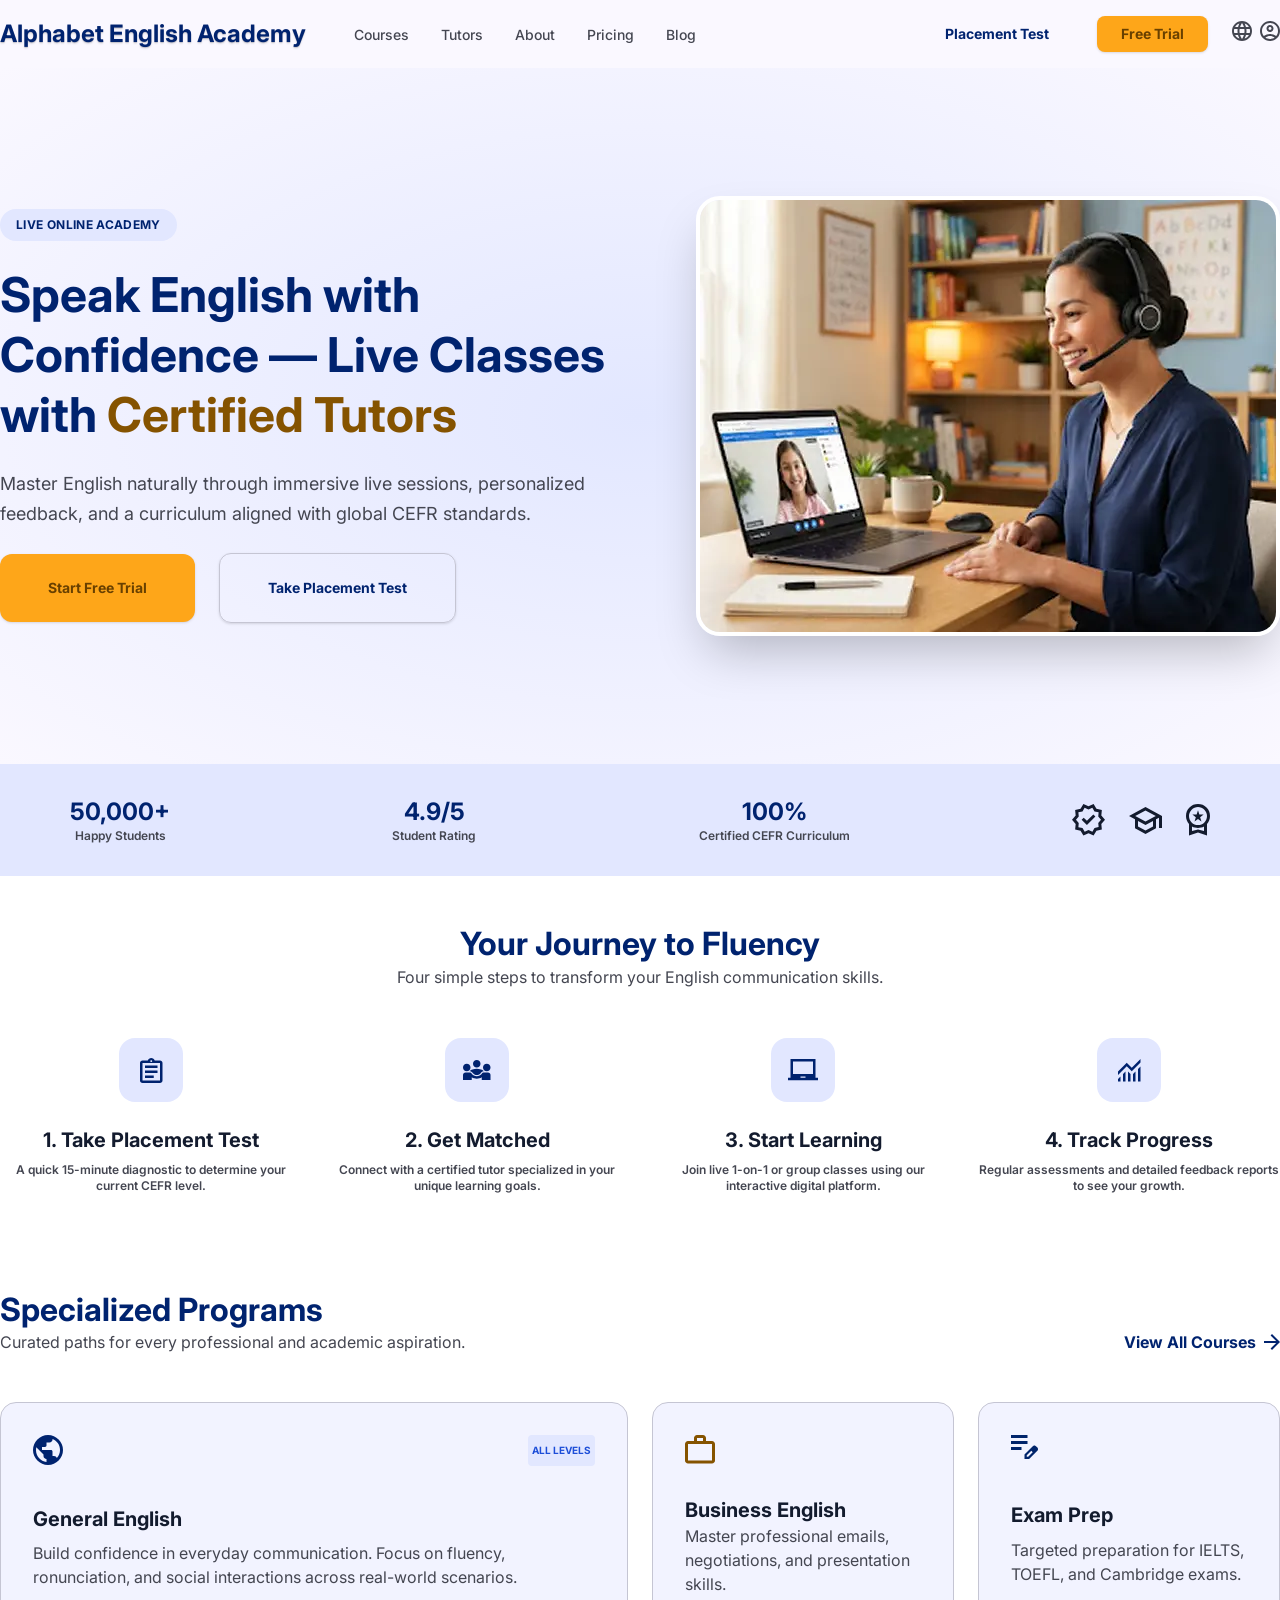
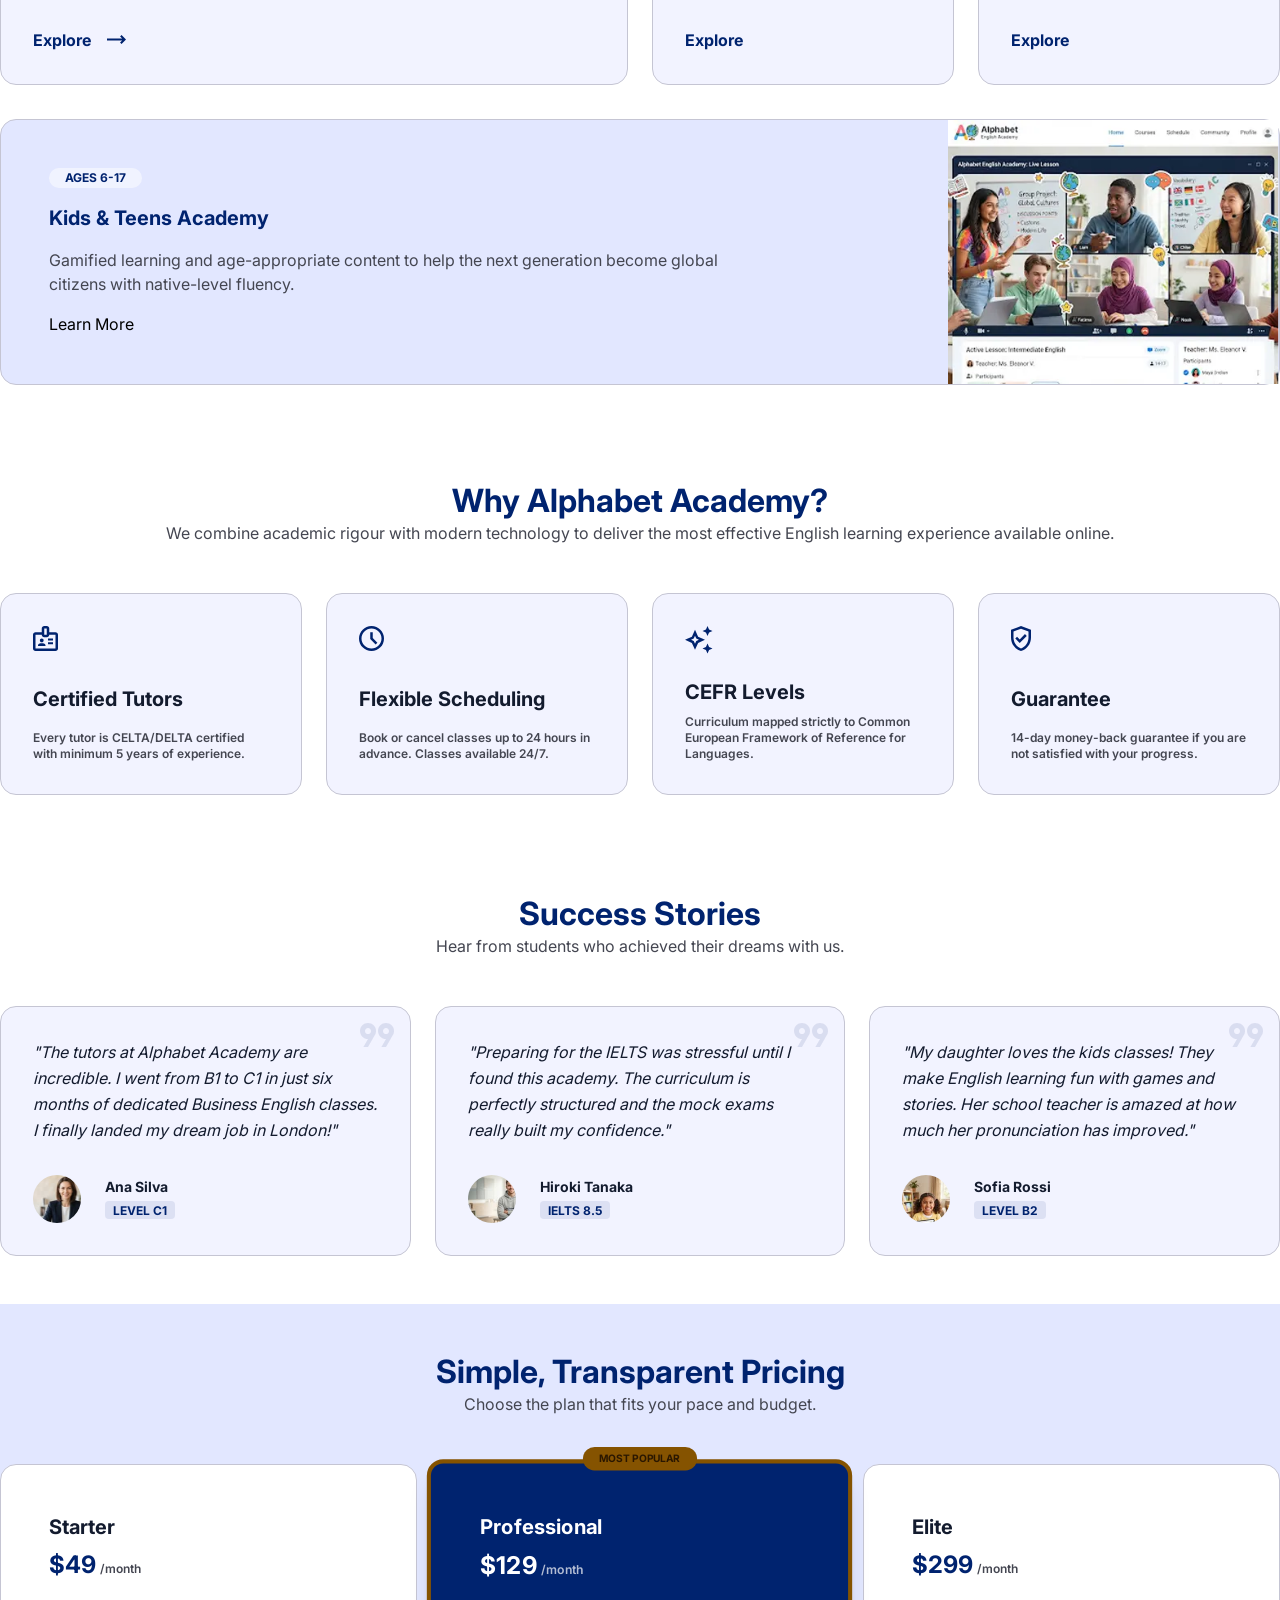
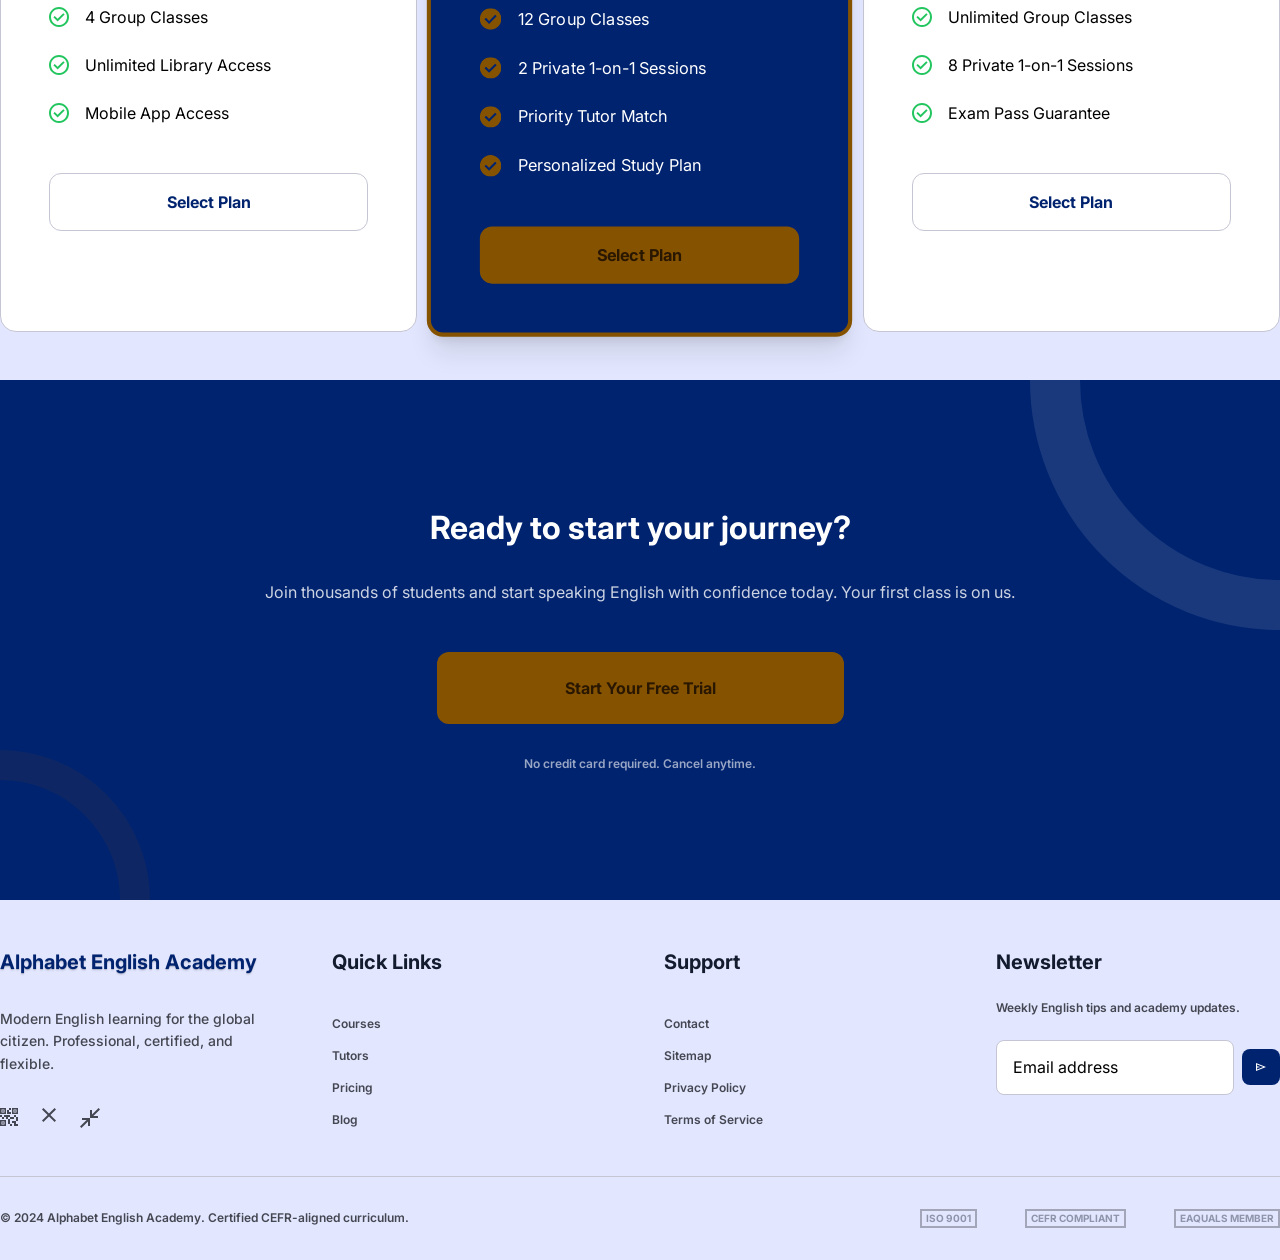
<file: index.html>
<!DOCTYPE html>
<html lang="en">

<head>
    <meta charset="UTF-8" />
    <meta name="viewport" content="width=device-width, initial-scale=1.0" />
    <title>Alphabet English Academy</title>
    <link href="./src/output.css" rel="stylesheet" />

</head>

<body>
    <header class="hrader bg-[#FAF8FF] sticky">
        <div class="container flex justify-between text-center items-center py-3.5">
            <div class="flex gap-12 items-center">
                <div class="logo">
                    <a href="./index.html" class="logo-font">
                        Alphabet English Academy
                    </a>
                </div>
                <nav class="hidden lg:block">
                    <ul class="flex gap-8 trxt-inverted">
                        <li><a href="./courses.html" class="nav-link">Courses</a></li>
                        <li><a href="./tutors.html" class="nav-link">Tutors</a></li>
                        <li><a href="./about.html" class="nav-link">About</a></li>
                        <li><a href="./pricing.html" class="nav-link">Pricing</a></li>
                        <li><a href="./blog.html" class="nav-link">Blog</a></li>
                    </ul>
                </nav>
            </div>
            <div class="menu md:hidden hover:cursor-pointer">
                <img src="./Assets/imgs/index-page/header/menu.svg" alt="Menu" />
            </div>
            <div class="hidden md:row  gap-6">
                <a href="./placementTest.html" class="head-button text-primary hover:bg-background transition-all">
                    Placement Test
                </a>
                <a href="./regPag.html" class="head-button bg-secondary text-third apply-shadow">
                    Free Trial
                </a>
                <div>
                    <ul class="flex gap-[7.99px]">
                        <li><button class=""><img src="./Assets/imgs/index-page/header/lang.svg" alt="language" /></button></li>
                        <li><a href="./login.html"><img src="./Assets/imgs/index-page/header/avatar.svg" alt="avatar" /></a>
                        </li>
                    </ul>
                </div>
            </div>
        </div>
    </header>
    <section class="hero py-16 lg:py-32">
        <div class="z-10 container">
            <div class="col lg:row gap-12">
                <div class="lg:w-1/2 items-start col gap-6">
                    <div class="col items-start gap-6">
                        <span class=" bg-background hero-tag">
                            LIVE ONLINE ACADEMY
                        </span>
                        <h1>
                            Speak English with Confidence<span> — Live Classes with <span class="text-quarter">Certified
                                    Tutors</span></span>
                        </h1>
                        <p class="text-lg/7.5">
                            Master English naturally through immersive live sessions, personalized feedback, and a
                            curriculum
                            aligned with global CEFR standards.
                        </p>
                    </div>
                    <div class="col max-lg:w-full lg:row items-start gap-6">
                        <a href="regPag.html" class="hero-button bg-secondary text-third apply-shadow  hover:translate-1">
                            Start Free Trial
                        </a>
                        <a href="./placementTest.html"
                            class="hero-button text-primary border border-border apply-shadow hover:bg-primary hover:text-background">
                            Take Placement Test
                        </a>
                    </div>
                </div>
                <div class="lg:w-1/2 flex justify-end">
                    <img src="./Assets/imgs/index-page/hero/hero.webp" alt="Hero img" class="hero-img" />
                </div>
            </div>
        </div>
    </section>
    <section class="TrustBar max-lg:hidden bg-background py-8">
        <div class="container">
            <div class="row justify-between items-center px-[70.17px]">
                <div class="col items-center">
                    <div class="trustbar">
                        50,000+
                    </div>
                    <div class="trustbar2">
                        Happy Students
                    </div>
                </div>
                <div class="col items-center">
                    <div class="trustbar">
                        4.9/5
                    </div>
                    <div class="trustbar2">
                        Student Rating
                    </div>
                </div>
                <div class="col items-center">
                    <div class="trustbar">
                        100%
                    </div>
                    <div class="trustbar2">
                        Certified CEFR Curriculum
                    </div>
                </div>
                <div>
                    <ul class="row gap-6">
                        <li>
                            <img src="./Assets/imgs/index-page/trustBar/trust.svg" alt="Certified icon">
                        </li>
                        <li>
                            <img src="./Assets/imgs/index-page/trustBar/graduate.svg" alt="Graduate icon">
                        </li>
                        <li>
                            <img src="./Assets/imgs/index-page/trustBar/badge.svg" alt="Vertified Badge icon">
                        </li>
                    </ul>
                </div>
            </div>
        </div>
    </section>
    <section class="Howitworks py-12">
        <div class="container">
            <div class="text-center pb-12">
                <h2>
                    Your Journey to Fluency
                </h2>
                <p class="text-base font-normal leading-6.5 text-inverted">
                    Four simple steps to transform your English communication skills.
                </p>
            </div>
            <div class="grid grid-cols-1 md:grid-cols-2 lg:grid-cols-4 gap-6 text-center">
                <div class="how-work">
                    <div class="iconborder">
                        <img src="./Assets/imgs/index-page/howwork/placement.svg" alt="Notes Icon">
                    </div>
                    <h3 class="mt-4">
                        1. Take Placement Test
                    </h3>
                    <p class="how-work-p">
                        A quick 15-minute diagnostic to determine your current CEFR level.
                    </p>
                </div>
                <div class="how-work">
                    <div class="iconborder">
                        <img src="./Assets/imgs/index-page/howwork/matched.svg" alt="People Icon">
                    </div>
                    <h3 class="mt-4">
                        2. Get Matched
                    </h3>
                    <p class="how-work-p">
                        Connect with a certified tutor specialized in your unique learning goals.
                    </p>
                </div>
                <div class="how-work">
                    <div class="iconborder">
                        <img src="./Assets/imgs/index-page/howwork/learn.svg" alt="Labtop Icon">
                    </div>
                    <h3 class="mt-4">
                        3. Start Learning
                    </h3>
                    <p class="how-work-p">
                        Join live 1-on-1 or group classes using our interactive digital platform.
                    </p>
                </div>
                <div class="how-work">
                    <div class="iconborder">
                        <img src="./Assets/imgs/index-page/howwork/progress.svg" alt="Progress Icone">
                    </div>
                    <h3 class="mt-4">
                        4. Track Progress
                    </h3>
                    <p class="how-work-p">
                        Regular assessments and detailed feedback reports to see your growth.
                    </p>
                </div>
            </div>
        </div>
    </section>
    <section class="programs">
        <div class="container col items-start gap-12 py-12">
            <div class="w-full flex justify-between items-end">
                <div>
                    <h2>
                        Specialized Programs
                    </h2>
                    <p>
                        Curated paths for every professional and academic aspiration.
                    </p>
                </div>
                <a href="./courses.html" class="hidden md:row gap-2 links-learnmore">View All Courses<span><img
                            src="./Assets/imgs/index-page/programs/arrow.svg" alt="arrow" /></span></a>
            </div>
            <div class="grid grid-cols-1 md:grid-cols-4 git-gap">
                <div class="md:col-span-2 grid-card">
                    <div class="w-full flex justify-between items-start">
                        <img src="./Assets/imgs/index-page/programs/GeneralEnglish.svg" alt="General" />
                        <span
                            class="bg-background px-1 py-2 rounded-sm text-[#1D4ED8] text-[10px] leading-3.75 font-bold">ALL
                            LEVELS</span>
                    </div>
                    <h3 class="mt-8">
                        General English
                    </h3>
                    <p>
                        Build confidence in everyday communication. Focus on fluency, ronunciation, and social
                        interactions across real-world scenarios.
                    </p>
                    <a href="#" class="row gap-4 links-learnmore">
                        Explore <span><img src="./Assets/imgs/index-page/programs/gridarrow.svg" alt="gridarrow.svg"></span>
                    </a>
                </div>
                <div class="grid-card">
                    <div>
                        <img src="./Assets/imgs/index-page/programs/businessbag.svg" alt="Business-bag">
                    </div>
                    <h3 class="mt-8">
                        Business English
                    </h3>
                    <p>
                        Master professional emails, negotiations, and presentation skills.
                    </p>
                    <a href="#" class="links-learnmore">
                        Explore
                    </a>
                </div>
                <div class="grid-card">
                    <div>
                        <img src="./Assets/imgs/index-page/programs/prepare.svg" alt="prepare">
                    </div>
                    <h3 class="mt-8">
                        Exam Prep
                    </h3>
                    <p>
                        Targeted preparation for IELTS, TOEFL, and Cambridge exams.
                    </p>
                    <a href="#" class="links-learnmore">
                        Explore
                    </a>
                </div>
                <div class="Kids grid-card p-0 bg-background md:col-span-4 col md:row">
                    <div class="col items-start gap-4 p-12 lg:pr-[186.67px]">
                        <span
                            class="inline-block bg-white/50 rounded-full px-4 py-1 text-xs/3 text-primary font-bold">AGES
                            6-17</span>
                        <h3 class="text-primary">Kids & Teens Academy</h3>
                        <p class="">Gamified learning and age-appropriate content to help the next generation become
                            global citizens with native-level fluency.</p>
                        <button class="">Learn More</button>
                    </div>
                    <div class="z-10 h-full w-full md:w-1/2 lg:w-1/3">
                        <img src="./Assets/imgs/index-page/programs/teenagers.webp" alt="teenagers" class="h-full w-full">
                    </div>
                </div>
            </div>
        </div>
    </section>
    <section class="whyUS">
        <div class="container col pb-[50.5px]">
            <div class="why-alphabet col py-12">
                <h2>
                    Why Alphabet Academy?
                </h2>
                <p>
                    We combine academic rigour with modern technology to deliver the most effective
                    English learning experience available online.
                </p>
            </div>
            <div class="grid grid-cols-1 md:grid-cols-2 lg:grid-cols-4 gap-6">
                <div class="grid-card gap-2">
                    <img src="./Assets/imgs/index-page/whyUs/Certified.svg" alt="Certified" />
                    <h4 class="mt-4">
                        Certified Tutors
                    </h4>
                    <p class="text-xs leading-4 font-semibold text-inverted">
                        Every tutor is CELTA/DELTA
                        certified with minimum 5 years of
                        experience.
                    </p>
                </div>
                <div class="grid-card gap-2">
                    <img src="./Assets/imgs/index-page/whyUs/Scheduling.svg" alt="Watch" />
                    <h4 class="mt-4">
                        Flexible Scheduling
                    </h4>
                    <p class="text-xs leading-4 font-semibold text-inverted">
                        Book or cancel classes up to 24
                        hours in advance. Classes available
                        24/7.
                    </p>
                </div>
                <div class="grid-card gap-2">
                    <img src="./Assets/imgs/index-page/whyUs/CEFR.svg" alt="Star" />
                    <h4 class="mt-4">
                        CEFR Levels
                    </h4>
                    <p class="text-xs leading-4 font-semibold text-inverted">
                        Curriculum mapped strictly to
                        Common European Framework of
                        Reference for Languages.
                    </p>
                </div>
                <div class="grid-card gap-2">
                    <img src="./Assets/imgs/index-page/whyUs/Guarantee.svg" alt="Guarantee" />
                    <h4 class="mt-4">
                        Guarantee
                    </h4>
                    <p class="text-xs leading-4 font-semibold text-inverted">
                        14-day money-back guarantee if
                        you are not satisfied with your
                        progress.
                    </p>
                </div>
            </div>
        </div>
    </section>
    <section class="success">
        <div class="container py-12">
            <div class="col gap-12">
                <div class="text-center">
                    <h2>
                        Success Stories
                    </h2>
                    <p>
                        Hear from students who achieved their dreams with us.
                    </p>
                </div>
                <div class="grid grid-cols-1 md:grid-cols-3 gap-6">
                    <div class="grid-card gap-8 relative">
                        <img src="./Assets/imgs/index-page/Success/quote.svg" alt="quote" class="absolute top-4 right-4" />
                        <p class="text-base/6.5 font-normal italic text-bold">
                            "The tutors at Alphabet Academy are
                            incredible. I went from B1 to C1 in just six
                            months of dedicated Business English
                            classes. I finally landed my dream job in
                            London!"
                        </p>
                        <div class="row gap-6">
                            <img src="./Assets/imgs/index-page/Success/Ana.svg" alt="Ana Silva">
                            <div>
                                <h5>
                                    Ana Silva
                                </h5>
                                <span
                                    class="bg-[#1E3A8A1A] px-2 py-[1.5px] rounded-sm text-xs/4 text-primary font-bold">
                                    LEVEL C1
                                </span>
                            </div>
                        </div>
                    </div>
                    <div class="grid-card gap-8 relative">
                        <img src="./Assets/imgs/index-page/Success/quote.svg" alt="quote" class="absolute top-4 right-4" />
                        <p class="text-base/6.5 font-normal italic text-bold">
                            "Preparing for the IELTS was stressful until
                            I found this academy. The curriculum is
                            perfectly structured and the mock exams
                            really built my confidence."
                        </p>
                        <div class="row gap-6">
                            <img src="./Assets/imgs/index-page/Success/Hiroki.svg" alt="Hiroki Tanaka">
                            <div>
                                <h5>
                                    Hiroki Tanaka
                                </h5>
                                <span
                                    class="bg-[#1E3A8A1A] px-2 py-[1.5px] rounded-sm text-xs/4 text-primary font-bold">
                                    IELTS 8.5
                                </span>
                            </div>
                        </div>
                    </div>
                    <div class="grid-card gap-8 relative">
                        <img src="./Assets/imgs/index-page/Success/quote.svg" alt="quote" class="absolute top-4 right-4" />
                        <p class="text-base/6.5 font-normal italic text-bold">
                            "My daughter loves the kids classes! They
                            make English learning fun with games and
                            stories. Her school teacher is amazed at
                            how much her pronunciation has
                            improved."
                        </p>
                        <div class="row gap-6">
                            <img src="./Assets/imgs/index-page/Success/Sofia.svg" alt="Sofia Rossi">
                            <div>
                                <h5>
                                    Sofia Rossi
                                </h5>
                                <span
                                    class="bg-[#1E3A8A1A] px-2 py-[1.5px] rounded-sm text-xs/4 text-primary font-bold">
                                    LEVEL B2
                                </span>
                            </div>
                        </div>
                    </div>
                </div>
            </div>

        </div>
    </section>
    <section class="Pricing bg-background py-12">
        <div class="container">
            <div class="col gap-12">
                <div class="text-center">
                    <h2>
                        Simple, Transparent Pricing
                    </h2>
                    <p>
                        Choose the plan that fits your pace and budget.
                    </p>
                </div>
                <div class="w-full grid grid-cols-1 md:grid-cols-3 gap-[14.26px]">
                    <div class="pricing-card">
                        <h3>
                            Starter
                        </h3>
                        <div class="row gap-1 items-baseline">
                            <span class="text-2xl/8 font-bold text-primary">$49</span>
                            <span class="text-xs/4 font-semibold text-inverted">/month</span>
                        </div>
                        <ul class="col items-start gap-6 pb-10 pt-4">
                            <li class="row gap-4 items-center">
                                <img src="./Assets/imgs/index-page/pricing/green.svg" alt="Checkbox">
                                4 Group Classes
                            </li>
                            <li class="row gap-4 items-center">
                                <img src="./Assets/imgs/index-page/pricing/green.svg" alt="Checkbox">
                                Unlimited Library Access
                            </li>
                            <li class="row gap-4 items-center">
                                <img src="./Assets/imgs/index-page/pricing/green.svg" alt="Checkbox">
                                Mobile App Access
                            </li>
                        </ul>
                        <button
                            class="w-full py-4 border border-border rounded-xl text-primary text-base/6 font-bold hover:bg-background transition-all">
                            Select Plan
                        </button>
                    </div>
                    <div
                        class="items-center border-4 border-quarter bg-primary text-white relative shadow-xl shadow-[#0000001A] rounded-2xl gap-2 col p-12 scale-102">
                        <div
                            class="absolute rounded-full bg-quarter px-4 py-1 -top-4 text-[10px]/[15px] font-bold text-[#2A1700]">
                            MOST POPULAR
                        </div>
                        <div class="col gap-2 w-full items-start">
                            <h3 class="text-white items-start">
                                Professional
                            </h3>
                            <div class="row gap-1 items-baseline">
                                <span class="text-2xl/8 font-bold">$129</span>
                                <span class="text-xs/4 font-semibold text-[#FFFFFFB2]">/month</span>
                            </div>
                            <ul class="col items-start gap-6 pb-10 pt-4">
                                <li class="row gap-4 items-center">
                                    <img src="./Assets/imgs/index-page/pricing/secondery.svg" alt="Checkbox">
                                    12 Group Classes
                                </li>
                                <li class="row gap-4 items-center">
                                    <img src="./Assets/imgs/index-page/pricing/secondery.svg" alt="Checkbox">
                                    2 Private 1-on-1 Sessions
                                </li>
                                <li class="row gap-4 items-center">
                                    <img src="./Assets/imgs/index-page/pricing/secondery.svg" alt="Checkbox">
                                    Priority Tutor Match
                                </li>
                                <li class="row gap-4 items-center">
                                    <img src="./Assets/imgs/index-page/pricing/secondery.svg" alt="Checkbox">
                                    Personalized Study Plan
                                </li>
                            </ul>
                        </div>
                        <button class="w-full py-4 dark-button text-base/6">
                            Select Plan
                        </button>
                    </div>
                    <div class="pricing-card">
                        <h3>
                            Elite
                        </h3>
                        <div class="row gap-1 items-baseline">
                            <span class="text-2xl/8 font-bold text-primary">$299</span>
                            <span class="text-xs/4 font-semibold text-inverted">/month</span>
                        </div>
                        <ul class="col items-start gap-6 pb-10 pt-4">
                            <li class="row gap-4 items-center">
                                <img src="./Assets/imgs/index-page/pricing/green.svg" alt="Checkbox">
                                Unlimited Group Classes
                            </li>
                            <li class="row gap-4 items-center">
                                <img src="./Assets/imgs/index-page/pricing/green.svg" alt="Checkbox">
                                8 Private 1-on-1 Sessions
                            </li>
                            <li class="row gap-4 items-center">
                                <img src="./Assets/imgs/index-page/pricing/green.svg" alt="Checkbox">
                                Exam Pass Guarantee
                            </li>
                        </ul>
                        <button
                            class="w-full py-4 border border-border rounded-xl text-primary text-base/6 font-bold hover:bg-background transition-all">
                            Select Plan
                        </button>
                    </div>
                </div>
            </div>
        </div>
    </section>
    <section class="CTA-Band relative overflow-hidden bg-primary py-32">
        <div
            class="absolute w-125 h-125 border-50 border-white/10 rounded-full top-0 right-0 translate-x-1/2 -translate-y-1/2">
        </div>
        <div
            class="absolute w-75 h-75 border-30 border-quarter/10 rounded-full bottom-0 left-0 -translate-x-1/2 translate-y-1/2">
        </div>
        <div class="container col gap-8 justify-center text-center z-100">
            <h2 class="text-white">
                Ready to start your journey?
            </h2>
            <p class="text-white/80">
                Join thousands of students and start speaking English with confidence today.
                Your first class is on us.
            </p>
            <button class="md:mt-4 dark-button py-6 px-32 hover:scale-103">
                Start Your Free Trial
            </button>
            <span class="text-xs/4 font-semibold text-white/60">
                No credit card required. Cancel anytime.
            </span>
        </div>
    </section>
    <footer class="bg-background pt-12 pb-8">
        <div class="container">
            <div class="grid grid-cols-1 md:grid-cols-4 gap-12 mb-12">
                <div class="footer-grid">
                    <a href="./index.html" class="footer-logo">Alphabet English Academy</a>
                    <p class="text-sm/[22.75px] font-medium text-inverted">
                        Modern English learning for the global
                        citizen. Professional, certified, and
                        flexible.
                    </p>
                    <div class="row gap-6 justify-center">
                        <a href="#">
                            <img src="./Assets/imgs/index-page/footer/qr.svg" alt="QR CODE" />
                        </a>
                        <a href="#">
                            <img src="./Assets/imgs/index-page/footer/x.svg" alt="X" />
                        </a>
                        <a href="#">
                            <img src="./Assets/imgs/index-page/footer/arr.svg" alt="Arrow" />
                        </a>
                    </div>
                </div>
                <div class="footer-grid">
                    <h4>
                        Quick Links
                    </h4>
                    <ul class="col max-md:items-center items-start gap-4 foter-font">
                        <li>
                            Courses
                        </li>
                        <li>
                            Tutors
                        </li>
                        <li>
                            Pricing
                        </li>
                        <li>
                            Blog
                        </li>
                    </ul>
                </div>
                <div class="footer-grid">
                    <h4>
                        Support
                    </h4>
                    <ul class="col max-md:items-center items-start gap-4 foter-font">
                        <li>
                            Contact
                        </li>
                        <li>
                            Sitemap
                        </li>
                        <li>
                            Privacy Policy
                        </li>
                        <li>
                            Terms of Service
                        </li>
                    </ul>
                </div>
                <div class="footer-grid gap-6 justify-start">
                    <h4>
                        Newsletter
                    </h4>
                    <span class="foter-font">
                        Weekly English tips and academy updates.
                    </span>
                    <div class="row gap-2">
                        <input type="email" placeholder="Email address" class="w-full bg-white border border-border pt-3.5 pb-3.75 px-4 rounded-lg" />
                        <button>
                            <img src="./Assets/imgs/index-page/footer/send.svg" alt="Send" class="bg-primary py-3.5 px-3.5 rounded-lg">
                        </button>
                    </div>
                </div>
            </div>
            <div class="col border-t pt-8 border-border md:row md:justify-between">
                <p class="foter-font">
                    © 2024 Alphabet English Academy. Certified CEFR-aligned curriculum.
                </p>
                <div class="row justify-between gap-12 text-[10px]/[15px] font-bold text-bold">
                    <span class="foter-span">
                        ISO 9001
                    </span>
                    <span class="foter-span">
                        CEFR COMPLIANT
                    </span>
                    <span class="foter-span">
                        EAQUALS MEMBER
                    </span>
                </div>
            </div>
        </div>
    </footer>
</body>

</html>
</file>
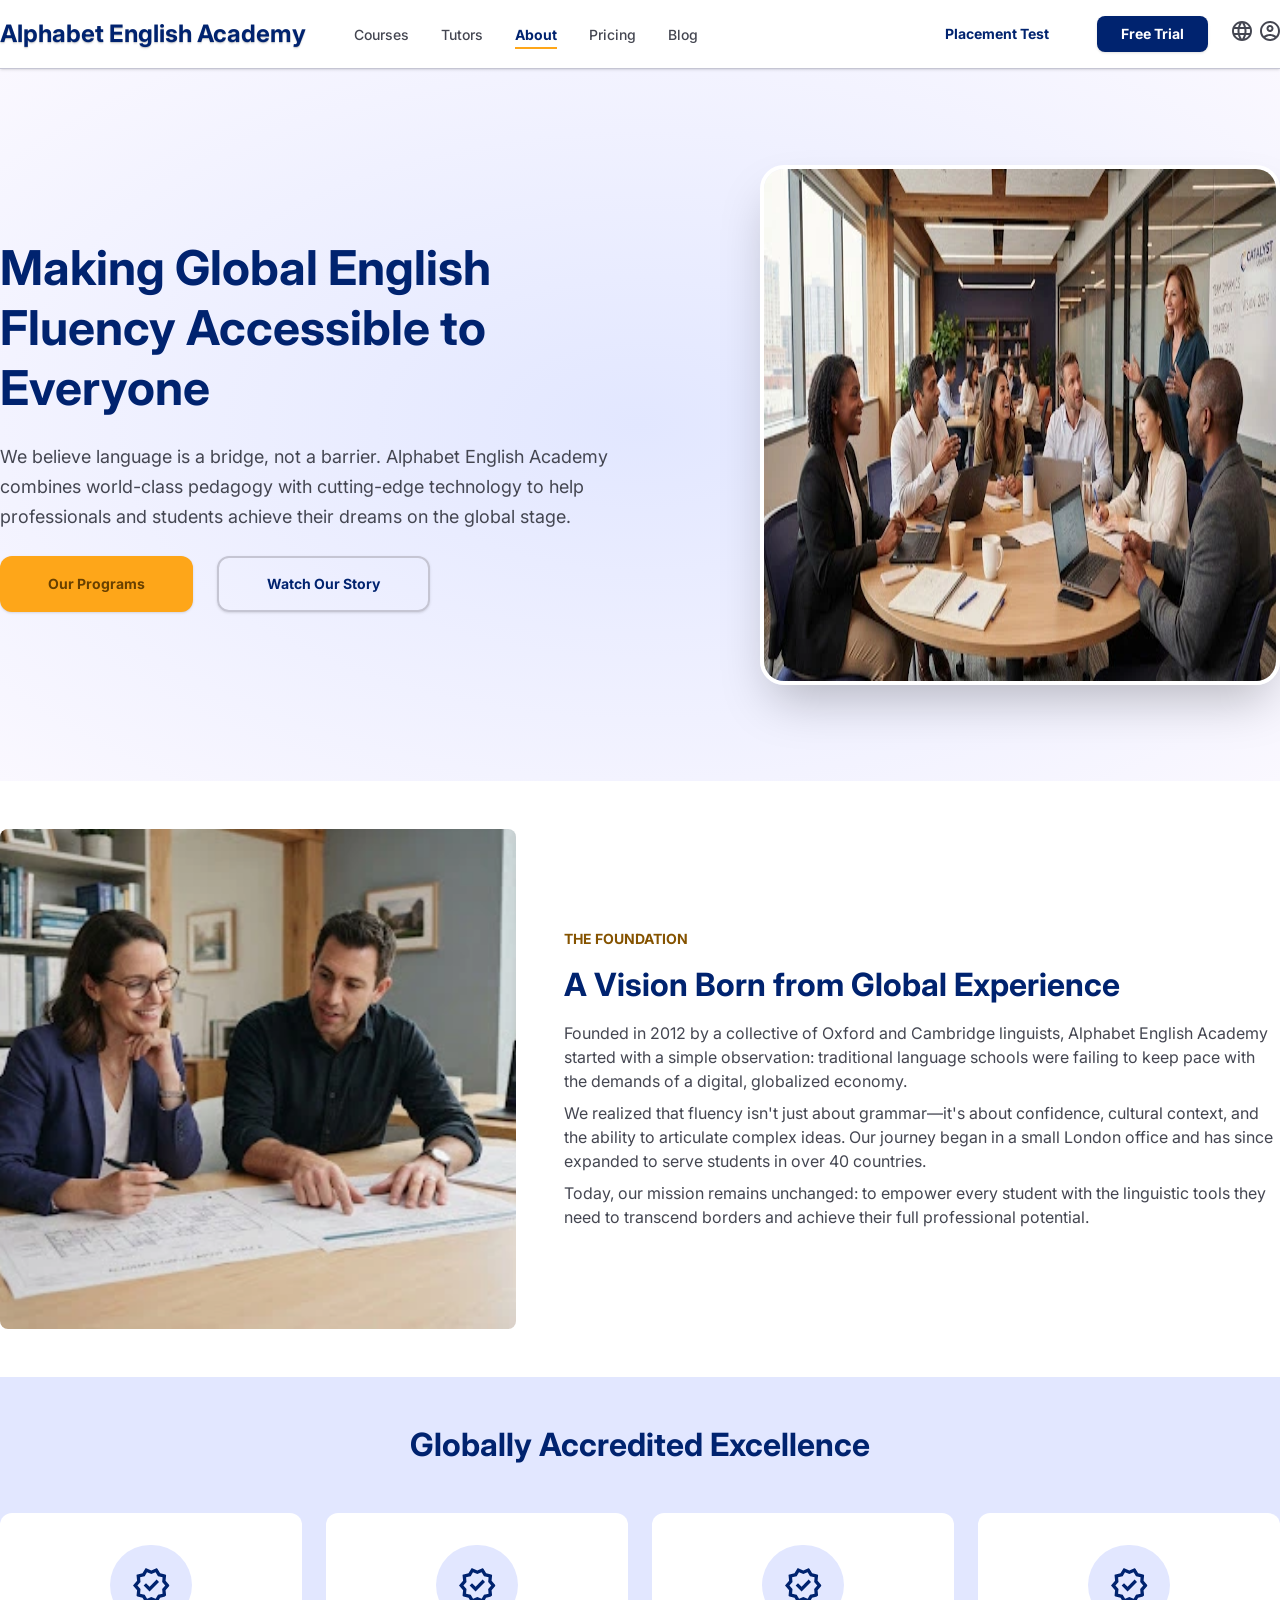
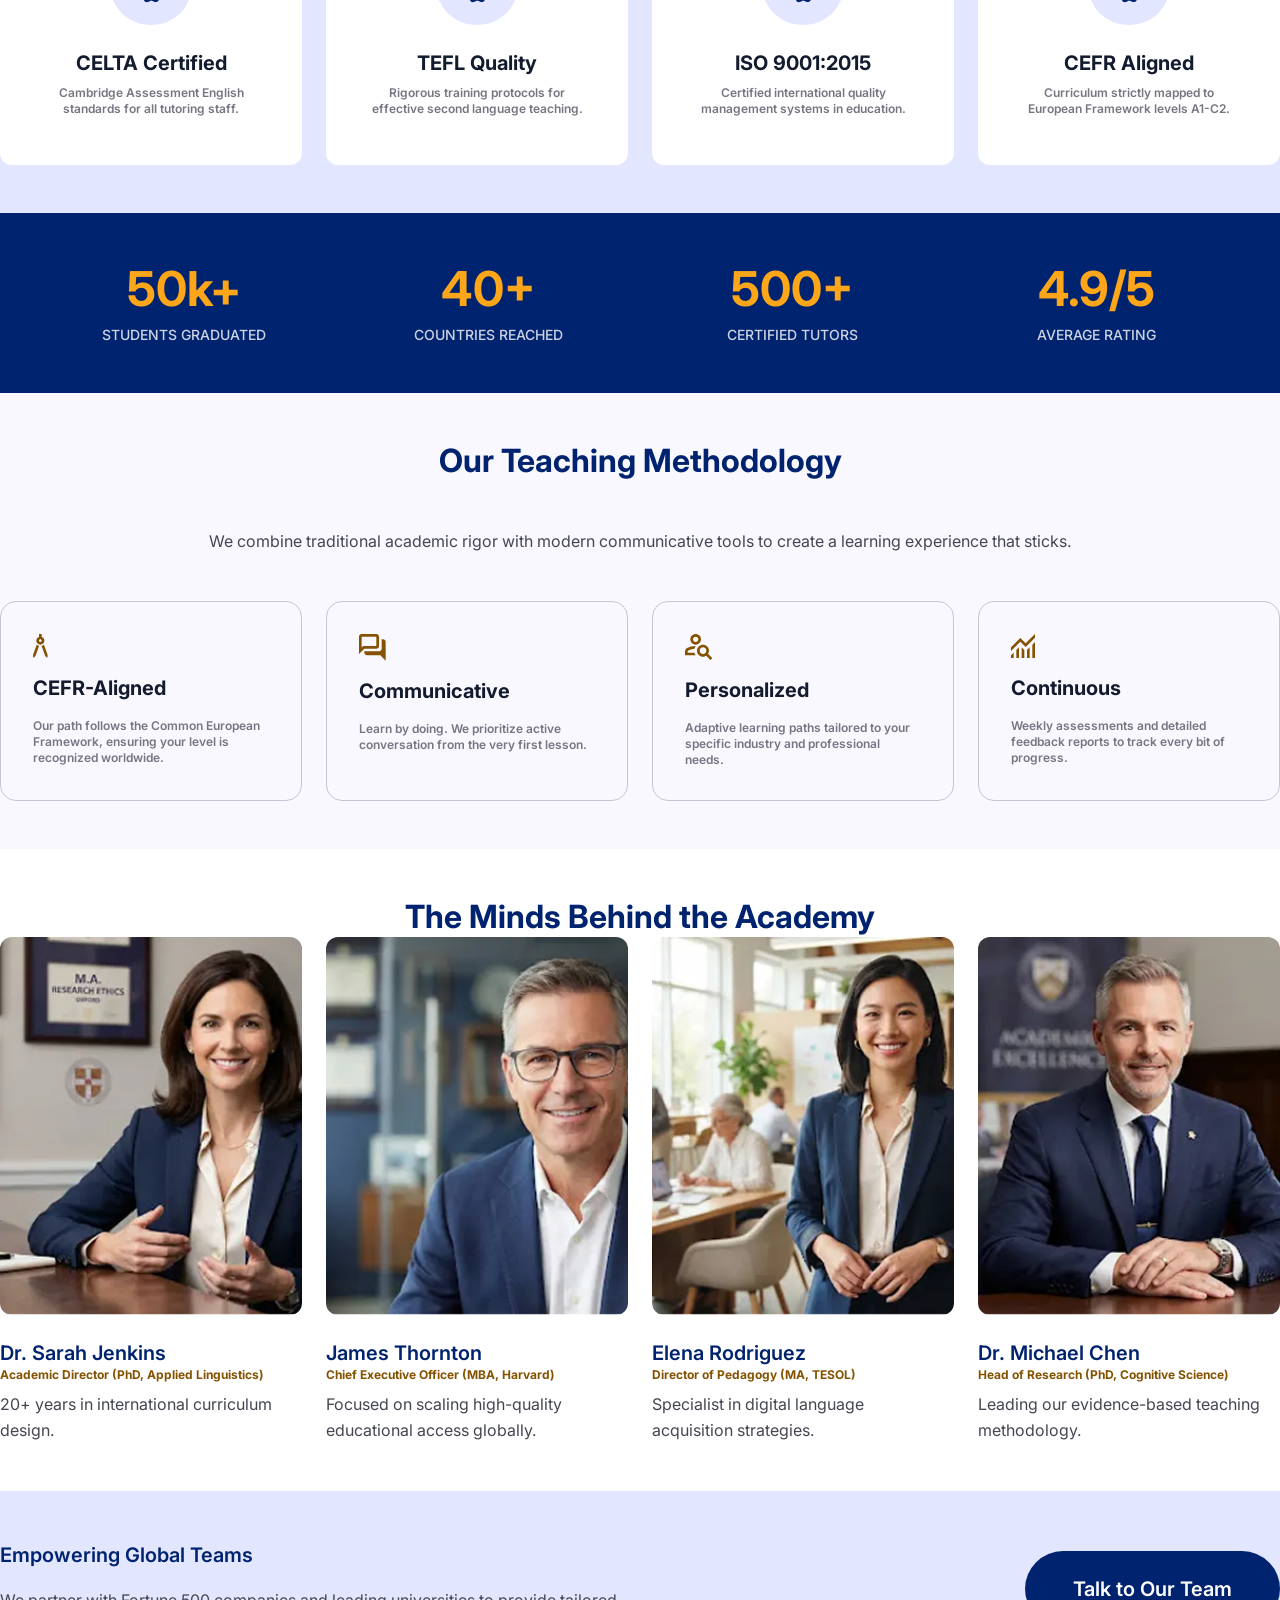
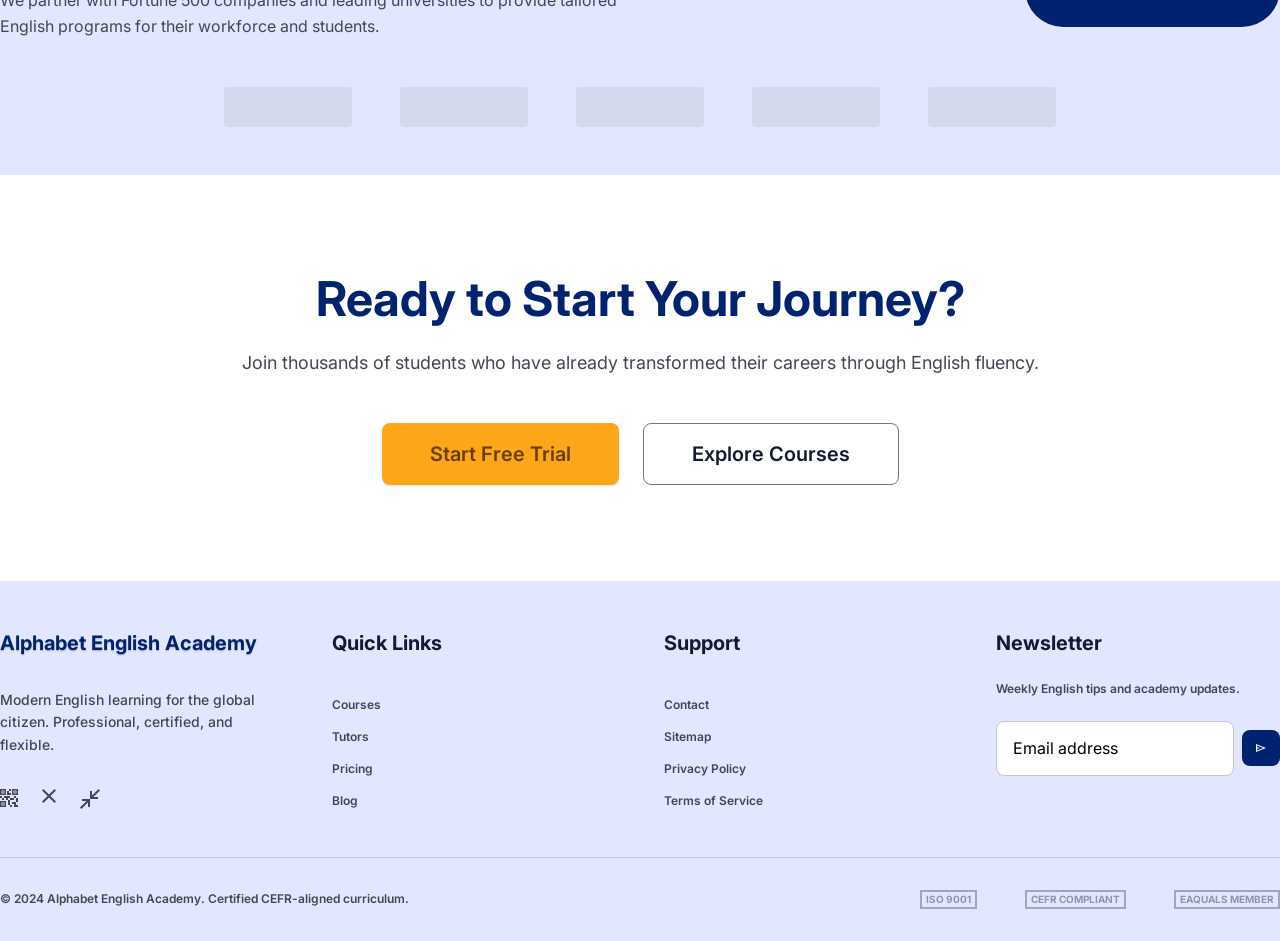
<file: about.html>
<!DOCTYPE html>
<html lang="en">

<head>
    <meta charset="UTF-8">
    <meta name="viewport" content="width=device-width, initial-scale=1.0">
    <title>AboutUs</title>
    <link href="./src/output.css" rel="stylesheet" />

</head>

<body>
    <header class="hrader sticky border-b border-border shadow-sm">
        <div class="container flex justify-between text-center items-center py-3.5">
            <div class="row gap-12 justify-between">
                <div class="logo">
                    <a href="./index.html" class="logo-font">
                        Alphabet English Academy
                    </a>
                </div>
                <nav class="hidden lg:block">
                    <ul class="flex gap-8 trxt-inverted">
                        <li><a href="./courses.html" class="nav-link">Courses</a></li>
                        <li><a href="./tutors.html" class="nav-link">Tutors</a></li>
                        <li><a href="./about.html" class="nav-link text-primary font-bold border-b-2 border-secondary py-1">About</a></li>
                        <li><a href="./pricing.html" class="nav-link">Pricing</a></li>
                        <li><a href="./blog.html" class="nav-link">Blog</a></li>
                    </ul>
                </nav>
            </div>
            <div class="menu md:hidden hover:cursor-pointer">
                <img src="./Assets/imgs/index-page/header/menu.svg" alt="Menu" />
            </div>
            <div class="hidden md:row  gap-6">
                <a href="./placementTest.html" class="head-button text-primary hover:bg-background transition-all">
                    Placement Test
                </a>
                <a href="./regPag.html" class="head-button bg-primary text-white apply-shadow">
                    Free Trial
                </a>
                <div>
                    <ul class="flex gap-[7.99px]">
                        <li><button class=""><img src="./Assets/imgs/index-page/header/lang.svg" alt="language" /></button></li>
                        <li><a href="./login.html"><img src="./Assets/imgs/index-page/header/avatar.svg" alt="avatar" /></a>
                        </li>
                    </ul>
                </div>
            </div>
        </div>
    </header>
    <section class="hero py-16 lg:py-24">
        <div class="z-10 container">
            <div class="col md:row gap-12">
                <div class="md:w-1/2 items-start col gap-6">
                    <div class="col items-start gap-6">
                        <h1 class="max-md:text-3xl">
                            Making Global English
                            Fluency Accessible to
                            Everyone
                        </h1>
                        <p class="max-md:text-xs lg:text-lg/7.5">
                            We believe language is a bridge, not a barrier. Alphabet English
                            Academy combines world-class pedagogy with cutting-edge
                            technology to help professionals and students achieve their dreams
                            on the global stage.
                        </p>
                    </div>
                    <div class="col max-md:w-full md:row items-start gap-6">
                        <a href="reg.html"
                            class="hero-button py-4.5 px-12 bg-secondary text-third apply-shadow  hover:translate-1">
                            Our Programs
                        </a>
                        <a href="./placement.html"
                            class="hero-button py-4 px-12 text-primary border-2 border-border apply-shadow hover:bg-primary hover:text-background">
                            Watch Our Story
                        </a>
                    </div>
                </div>
                <div class="md:w-1/2 h-full flex justify-end">
                    <img src="./Assets/imgs/about-page/hero/team.webp" alt="Hero img"
                        class="hero-img h-full md:aspect-square" />
                </div>
            </div>
        </div>
    </section>
    <section class="Our-Story py-12">
        <div class="container col gap-6 md:row md:gap-12 items-stretch">
            <div class="h-125 w-full overflow-hidden rounded-lg bg-cover">
                <img src="./Assets/imgs/about-page/story/planning.webp" class="w-full h-full object-cover"
                    alt="2 People planning">
            </div>
            <div class="col items-start lg:py-18.5 gap-4">
                <span class="text-sm/5 font-bold text-quarter">THE FOUNDATION</span>
                <h2>A Vision Born from Global Experience</h2>
                <div class="col items-start gap-2 ">
                    <p>
                        Founded in 2012 by a collective of Oxford and Cambridge linguists, Alphabet English
                        Academy started with a simple observation: traditional language schools were failing to
                        keep pace with the demands of a digital, globalized economy.
                    </p>
                    <p>
                        We realized that fluency isn't just about grammar—it's about confidence, cultural context,
                        and the ability to articulate complex ideas. Our journey began in a small London office and
                        has since expanded to serve students in over 40 countries.
                    </p>
                    <p>
                        Today, our mission remains unchanged: to empower every student with the linguistic tools
                        they need to transcend borders and achieve their full professional potential.
                    </p>
                </div>
            </div>
        </div>
    </section>
    <section class="Trust-Wall bg-background py-12">
        <div class="container col items-center gap-12">
            <h2>Globally Accredited Excellence</h2>
            <div class="grid grid-cols-1 md:grid-cols-2 lg:grid-cols-4 gap-6">
                <div class="grid-trust">
                    <img src="./Assets/imgs/about-page/accredited/certified.svg" alt="certified Star" class="p-[22.5px] mb-6 rounded-full bg-background" />
                    <h3>CELTA Certified</h3>
                    <p class="mt-2 text-xs/4 font-semibold text-[#757682] px-[12.94px]">Cambridge Assessment English standards for all tutoring staff.</p>
                </div>
                <div class="grid-trust">
                    <img src="./Assets/imgs/about-page/accredited/certified.svg" alt="certified Star" class="p-[22.5px] mb-6 rounded-full bg-background" />
                    <h3>TEFL Quality</h3>
                    <p class="mt-2 text-xs/4 font-semibold text-[#757682] px-[12.94px]">Rigorous training protocols for effective second language teaching.</p>
                </div>
                <div class="grid-trust">
                    <img src="./Assets/imgs/about-page/accredited/certified.svg" alt="certified Star" class="p-[22.5px] mb-6 rounded-full bg-background" />
                    <h3>ISO 9001:2015</h3>
                    <p class="mt-2 text-xs/4 font-semibold text-[#757682] px-[12.94px]">Certified international quality management systems in education.</p>
                </div>
                <div class="grid-trust">
                    <img src="./Assets/imgs/about-page/accredited/certified.svg" alt="certified Star" class="p-[22.5px] mb-6 rounded-full bg-background" />
                    <h3>CEFR Aligned</h3>
                    <p class="mt-2 text-xs/4 font-semibold text-[#757682] px-[12.94px]">Curriculum strictly mapped to European Framework levels A1-C2.</p>
                </div>
            </div>
        </div>
    </section>
    <section class="Numbers py-12 px-8 bg-primary text-center text-secondary">
        <div class="container grid grid-cols-2 md:grid-cols-4 gap-y-12 justify-between">
            <div class="col gap-2">
                <span class="text-5xl/14 font-bold">50k+</span>
                <p class="text-sm/5 font-medium text-white/80">STUDENTS GRADUATED</p>
            </div>
            <div class="col gap-2">
                <span class="text-5xl/14 font-bold">40+</span>
                <p class="text-sm/5 font-medium text-white/80">COUNTRIES REACHED</p>
            </div>
            <div class="col gap-2">
                <span class="text-5xl/14 font-bold">500+</span>
                <p class="text-sm/5 font-medium text-white/80">CERTIFIED TUTORS</p>
            </div>
            <div class="col gap-2">
                <span class="text-5xl/14 font-bold">4.9/5</span>
                <p class="text-sm/5 font-medium text-white/80">AVERAGE RATING</p>
            </div>
        </div>
    </section>
    <section class="Teaching-Methodology bg-[#FAF8FF] py-12">
         <div class="container col gap-12 text-center">
            <h2>Our Teaching Methodology</h2>
            <p>We combine traditional academic rigor with modern communicative tools to create a learning experience that sticks.</p>
            <div class="grid md:grid-cols-4 gap-6 justify-between">
                <div class="grid-teaching">
                    <img src="./Assets/imgs/about-page//Teaching/aligned.svg" alt="CEFR-Aligned" />
                    <h4>CEFR-Aligned</h4>
                    <p class="text-xs/4 font-semibold text-[#757682]">Our path follows the Common European Framework, ensuring your level is recognized worldwide.</p>
                </div>
                <div class="grid-teaching">
                    <img src="./Assets/imgs/about-page/Teaching/communicative.svg" alt="Communicative" />
                    <h4>Communicative</h4>
                    <p class="text-xs/4 font-semibold text-[#757682]">Learn by doing. We prioritize active conversation from the very first lesson.</p>
                </div>
                <div class="grid-teaching">
                    <img src="./Assets/imgs/about-page/Teaching/personalized.svg" alt="Personalized" />
                    <h4>Personalized</h4>
                    <p class="text-xs/4 font-semibold text-[#757682]">Adaptive learning paths tailored to your specific industry and professional needs.</p>
                </div>
                <div class="grid-teaching">
                    <img src="./Assets/imgs/about-page/Teaching/continuous.svg" alt="Continuous"" />
                    <h4>Continuous</h4>
                    <p class="text-xs/4 font-semibold text-[#757682]">Weekly assessments and detailed feedback reports to track every bit of progress.</p>
                </div>
            </div>
        </div>
    </section>
    <section class="Minds py-12">
        <div class="container col">
            <h2>The Minds Behind the Academy</h2>
            <div class="grid md:grid-cols-4 gap-6">
                <div class="group col items-start">
                    <div class="w-full rounded-xl overflow-hidden mb-6">
                        <img src="./Assets/imgs/about-page/Minds/Sarah.webp" class="w-full aspect-4/5 object-cover transition-transform duration-500 group-hover:scale-110" alt="Dr. Sarah Jenkins">
                    </div>
                    <h3 class="font-semibold text-primary">Dr. Sarah Jenkins</h3>
                    <span class="text-xs/4 font-bold text-quarter">Academic Director (PhD, Applied Linguistics)</span>
                    <p class="mt-2 text-inverted leading-6.5 pr-[8.27px]">20+ years in international curriculum design.</p>
                </div>
                <div class="group col items-start">
                    <div class="w-full rounded-xl overflow-hidden mb-6">
                        <img src="./Assets/imgs/about-page/Minds/James.webp" class="w-full aspect-4/5 object-cover transition-transform duration-500 group-hover:scale-110" alt="Dr. Sarah Jenkins">
                    </div>
                    <h3 class="font-semibold text-primary">James Thornton</h3>
                    <span class="text-xs/4 font-bold text-quarter">Chief Executive Officer (MBA, Harvard)</span>
                    <p class="mt-2 text-inverted leading-6.5 pr-[8.27px]">Focused on scaling high-quality educational access globally.</p>
                </div>
                <div class="group col items-start">
                    <div class="w-full rounded-xl overflow-hidden mb-6">
                        <img src="./Assets/imgs/about-page/Minds/Elena.webp" class="w-full aspect-4/5 object-cover transition-transform duration-500 group-hover:scale-110" alt="Dr. Sarah Jenkins">
                    </div>
                    <h3 class="font-semibold text-primary">Elena Rodriguez</h3>
                    <span class="text-xs/4 font-bold text-quarter">Director of Pedagogy (MA, TESOL)</span>
                    <p class="mt-2 text-inverted leading-6.5 pr-[8.27px]">Specialist in digital language acquisition strategies.</p>
                </div>
                <div class="group col items-start">
                    <div class="w-full rounded-xl overflow-hidden mb-6">
                        <img src="./Assets/imgs/about-page/Minds/Michael.webp" class="w-full aspect-4/5 object-cover transition-transform duration-500 group-hover:scale-110" alt="Dr. Sarah Jenkins">
                    </div>
                    <h3 class="font-semibold text-primary">Dr. Michael Chen</h3>
                    <span class="text-xs/4 font-bold text-quarter">Head of Research (PhD, Cognitive Science)</span>
                    <p class="mt-2 text-inverted leading-6.5 pr-[8.27px]">Leading our evidence-based teaching methodology.</p>
                </div>
            </div>
        </div>
    </section>
    <section class="Partnership bg-background py-12">
        <div class="container">
            <div class="col max-md:gap-12 md:row justify-between">
                <div class="max-md:text-center md:w-1/2">
                    <h2 class="text-xl/8 font-semibold pb-4">Empowering Global Teams</h2>
                    <p class="leading-6.5">We partner with Fortune 500 companies and leading universities to provide tailored English programs for their workforce and students.</p>
                </div>
                <button class="bg-primary rounded-full py-6 px-12 text-white text-xl/7 font-semibold max-md:w-full">
                    Talk to Our Team
                </button>
            </div>
            <div class="mt-12 flex flex-wrap justify-center items-center gap-12 grayscale opacity-60">
                <div class="h-10 w-32 bg-[#75768233] rounded-sm"></div>
                <div class="h-10 w-32 bg-[#75768233] rounded-sm"></div>
                <div class="h-10 w-32 bg-[#75768233] rounded-sm"></div>
                <div class="h-10 w-32 bg-[#75768233] rounded-sm"></div>
                <div class="h-10 w-32 bg-[#75768233] rounded-sm"></div>
            </div>
        </div>
    </section>
    <section class="Call-To-Action py-24">
        <div class="container col gap-6 text-center">
            <h2 class="text-5xl/14 font-bold">Ready to Start Your Journey?</h2>
            <p  class="text-[18px] font-normal px-[12.54px]">Join thousands of students who have already transformed their careers through English fluency.</p>
            <div class="col max-md:w-full md:row pt-6 gap-6">
                <button class="bg-secondary rounded-lg py-4.25 px-12 text-xl/7 font-semibold text-third max-md:w-full shadow-sm hover:scale-110 transition-all">
                    Start Free Trial
                </button>
                <button class="rounded-lg border border-[#757682] py-4 px-12 text-xl/7 font-semibold text-bold max-md:w-full hover:text-white hover:bg-primary transition-all">
                    Explore Courses
                </button>
            </div>
        </div>
    </section>
    <footer class="bg-background pt-12 pb-8">
        <div class="container">
            <div class="grid grid-cols-1 md:grid-cols-4 gap-12 mb-12">
                <div class="footer-grid">
                    <a href="./index.html" class="footer-logo">Alphabet English Academy</a>
                    <p class="text-sm/[22.75px] font-medium text-inverted">
                        Modern English learning for the global
                        citizen. Professional, certified, and
                        flexible.
                    </p>
                    <div class="row gap-6 justify-center">
                        <a href="#">
                            <img src="./Assets/imgs/index-page/footer/qr.svg" alt="QR CODE" />
                        </a>
                        <a href="#">
                            <img src="./Assets/imgs/index-page/footer/x.svg" alt="X" />
                        </a>
                        <a href="#">
                            <img src="./Assets/imgs/index-page/footer/arr.svg" alt="Arrow" />
                        </a>
                    </div>
                </div>
                <div class="footer-grid">
                    <h4>
                        Quick Links
                    </h4>
                    <ul class="col max-md:items-center items-start gap-4 foter-font">
                        <li>
                            Courses
                        </li>
                        <li>
                            Tutors
                        </li>
                        <li>
                            Pricing
                        </li>
                        <li>
                            Blog
                        </li>
                    </ul>
                </div>
                <div class="footer-grid">
                    <h4>
                        Support
                    </h4>
                    <ul class="col max-md:items-center items-start gap-4 foter-font">
                        <li>
                            Contact
                        </li>
                        <li>
                            Sitemap
                        </li>
                        <li>
                            Privacy Policy
                        </li>
                        <li>
                            Terms of Service
                        </li>
                    </ul>
                </div>
                <div class="footer-grid gap-6 justify-start">
                    <h4>
                        Newsletter
                    </h4>
                    <span class="foter-font">
                        Weekly English tips and academy updates.
                    </span>
                    <div class="row gap-2">
                        <input type="email" placeholder="Email address"
                            class="w-full bg-white border border-border pt-3.5 pb-3.75 px-4 rounded-lg" />
                        <button>
                            <img src="./Assets/imgs/index-page/footer/send.svg" alt="Send"
                                class="bg-primary py-3.5 px-3.5 rounded-lg">
                        </button>
                    </div>
                </div>
            </div>
            <div class="col border-t pt-8 border-border md:row md:justify-between">
                <p class="foter-font">
                    © 2024 Alphabet English Academy. Certified CEFR-aligned curriculum.
                </p>
                <div class="row justify-between gap-12 text-[10px]/[15px] font-bold text-bold">
                    <span class="foter-span">
                        ISO 9001
                    </span>
                    <span class="foter-span">
                        CEFR COMPLIANT
                    </span>
                    <span class="foter-span">
                        EAQUALS MEMBER
                    </span>
                </div>
            </div>
        </div>
    </footer>
</body>

</html>
</file>
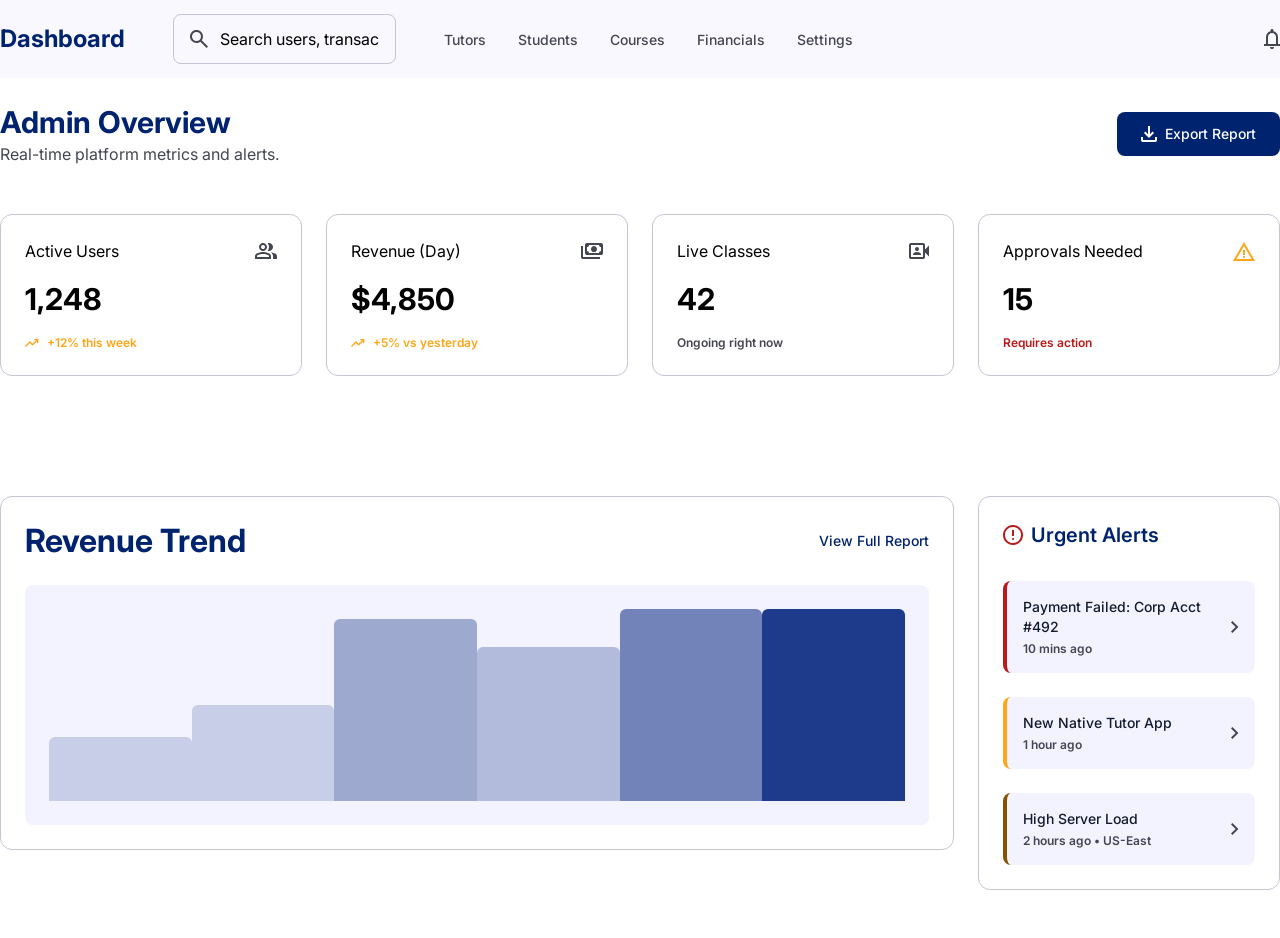
<file: adminDashboard.html>
<!DOCTYPE html>
<html lang="en">

<head>
    <meta charset="UTF-8">
    <meta name="viewport" content="width=device-width, initial-scale=1.0" />
    <title>DashBoard</title>
    <link rel="stylesheet" href="./src/output.css" />
</head>

<body>
    <header class="hrader bg-[#FAF8FF] sticky">
        <div class="container flex justify-between text-center items-center max-lg:gap-4 py-3.5">
            <div class="flex w-full md:w-2/3 gap-12 items-center">
                <a href="./adminDashboard.html" class="hidden lg:block text-2xl font-bold text-primary">Dashboard</a>
                <div
                    class="row gap-3 border border-border rounded-lg bg-[#FAF8FF] py-3.5 px-4 w-full focus-within:border-primary focus-within:ring-2 focus-within:ring-primary">
                    <img src="./Assets/imgs/AdminDashboard/search.svg" alt="Search icone" />
                    <input class="w-full focus:border-primary outline-none font-normal text-base/[100%]" type="text"
                        id="search" name="search" placeholder="Search users, transactions, logs..." />
                </div>
                <nav class="hidden lg:block">
                    <ul class="flex gap-8 trxt-inverted">
                        <li><a href="./tutorsMgmt.html" class="nav-link">Tutors</a></li>
                        <li><a href="./StdMgmt.html" class="nav-link">Students</a></li>
                        <li><a href="./coursesMgmt.html" class="nav-link">Courses</a></li>
                        <li><a href="./financialsMgmt.html" class="nav-link">Financials</a></li>
                        <li><a href="./adminSetting.html" class="nav-link">Settings</a></li>
                    </ul>
                </nav>
            </div>
            <div class="menu lg:hidden hover:cursor-pointer">
                <img src="./Assets/imgs/index-page/header/menu.svg" alt="Menu" />
            </div>
            <button class="hidden lg:block">
                <img src="./Assets/imgs/AdminDashboard/notifications.svg" alt="Notifications Icon" />
            </button>
        </div>
    </header>
    <section class="Overview py-6">
        <div class="container">
            <div class="row w-full justify-between">
                <div>
                    <h1 class="text-3xl/10">Admin Overview</h1>
                    <p>Real-time platform metrics and alerts.</p>
                </div>
                <button
                    class="max-sm:hidden row gap-2 rounded-lg px-6 py-3 bg-primary text-white text-sm/5 font-medium hover:shadow-lg hover:scale-98 hover:bg-primary/90 transition-all">
                    <img src="./Assets/imgs/AdminDashboard/export.svg" alt="Download">
                    <span>Export Report</span>
                </button>
            </div>
            <div class="grid grid-cols-1 md:grid-cols-2 lg:grid-cols-4 gap-6 py-12">
                <div
                    class="col w-full rounded-xl border border-border p-6 gap-4 items-start hover:shadow-md hover:translate-1 transition-all hover:cursor-pointer">
                    <div class="row w-full justify-between">
                        <span>Active Users</span>
                        <img src="./Assets/imgs/AdminDashboard/avatar.svg" alt="Avatar">
                    </div>
                    <div class="text-3xl/10 font-bold ">1,248</div>
                    <div class="row gap-2">
                        <img src="./Assets/imgs/AdminDashboard/increase.svg" alt="Increase">
                        <span class="text-secondary text-xs/4 font-semibold">+12% this week</span>
                    </div>
                </div>
                <div
                    class="col w-full rounded-xl border border-border p-6 gap-4 items-start hover:shadow-md hover:translate-1 transition-all hover:cursor-pointer">
                    <div class="row w-full justify-between">
                        <span>Revenue (Day)</span>
                        <img src="./Assets/imgs/AdminDashboard/money.svg" alt="Money">
                    </div>
                    <div class="text-3xl/10 font-bold ">$4,850</div>
                    <div class="row gap-2">
                        <img src="./Assets/imgs/AdminDashboard/increase.svg" alt="Increase">
                        <span class="text-secondary text-xs/4 font-semibold">+5% vs yesterday</span>
                    </div>
                </div>
                <div
                    class="col w-full rounded-xl border border-border p-6 gap-4 items-start hover:shadow-md hover:translate-1 transition-all hover:cursor-pointer">
                    <div class="row w-full justify-between">
                        <span>Live Classes</span>
                        <img src="./Assets/imgs/AdminDashboard/video.svg" alt="Video">
                    </div>
                    <div class="text-3xl/10 font-bold ">42</div>
                    <div class="text-xs/4 font-semibold text-inverted">
                        Ongoing right now
                    </div>
                </div>
                <div
                    class="col w-full rounded-xl border border-border p-6 gap-4 items-start hover:shadow-md hover:translate-1 transition-all hover:cursor-pointer">
                    <div class="row w-full justify-between">
                        <span>Approvals Needed</span>
                        <img src="./Assets/imgs/AdminDashboard/warning.svg" alt="Warning">
                    </div>
                    <div class="text-3xl/10 font-bold ">15</div>
                    <div class="text-xs/4 font-semibold text-[#BA1A1A]">
                        Requires action
                    </div>
                </div>
            </div>

        </div>
    </section>
    <section class="ChartsAndAlerts py-12">
        <div class="container">
            <div class="grid grid-cols-1 lg:grid-cols-4 gap-6">
                <div class="lg:col-span-3">
                    <div class="w-full rounded-xl border border-border p-6">
                        <div class="row w-full justify-between pb-6">
                            <h2>Revenue Trend</h2>
                            <a href="#" class="text-sm/5 text-primary font-medium">View Full Report</a>
                        </div>
                        <div class="flex items-end w-full h-60 rounded-lg p-6 bg-[#F2F3FF]">
                            <div class="w-1/6 h-1/3 rounded-t-md bg-[#1E3A8A33]"></div>
                            <div class="w-1/6 h-1/2 rounded-t-md bg-[#1E3A8A33]"></div>
                            <div class="w-1/6 h-95/100 rounded-t-md bg-[#1E3A8A66]"></div>
                            <div class="w-1/6 h-4/5 rounded-t-md bg-[#1E3A8A4D]"></div>
                            <div class="w-1/6 h-full rounded-t-md bg-[#1E3A8A99]"></div>
                            <div class="w-1/6 h-full rounded-t-md bg-[#1E3A8A]"></div>
                        </div>
                    </div>
                </div>
                <div class="w-full col items-start gap-6 rounded-xl p-6 border border-border">
                    <div class="row gap-2 pb-2">
                        <img src="./Assets/imgs/AdminDashboard/alert.svg" alt="Alert">
                        <h2 class="text-xl/7 font-semibold">Urgent Alerts</h2>
                    </div>
                    <div class="border-l-4 border-[#BA1A1A] rounded-lg w-full row justify-between p-4 bg-[#F2F3FF]">
                        <div class="col items-start gap-1 text-sm/5 font-medium text-bold">
                            <span>Payment Failed: Corp Acct #492</span>
                            <span class="text-xs/4 font-semibold text-inverted">10 mins ago</span>
                        </div>
                        <img src="./Assets/imgs/AdminDashboard/arrow.svg" alt="Arrow">
                    </div>
                    <div class="border-l-4 border-secondary rounded-lg w-full row justify-between p-4 bg-[#F2F3FF]">
                        <div class="col items-start gap-1 text-sm/5 font-medium text-bold">
                            <span>New Native Tutor App</span>
                            <span class="text-xs/4 font-semibold text-inverted">1 hour ago</span>
                        </div>
                        <img src="./Assets/imgs/AdminDashboard/arrow.svg" alt="Arrow">
                    </div>
                    <div class="border-l-4 border-quarter rounded-lg w-full row justify-between p-4 bg-[#F2F3FF]">
                        <div class="col items-start gap-1 text-sm/5 font-medium text-bold">
                            <span>High Server Load</span>
                            <span class="text-xs/4 font-semibold text-inverted">2 hours ago • US-East</span>
                        </div>
                        <img src="./Assets/imgs/AdminDashboard/arrow.svg" alt="Arrow">
                    </div>
                </div>
            </div>
        </div>
    </section>
</body>

</html>
</file>
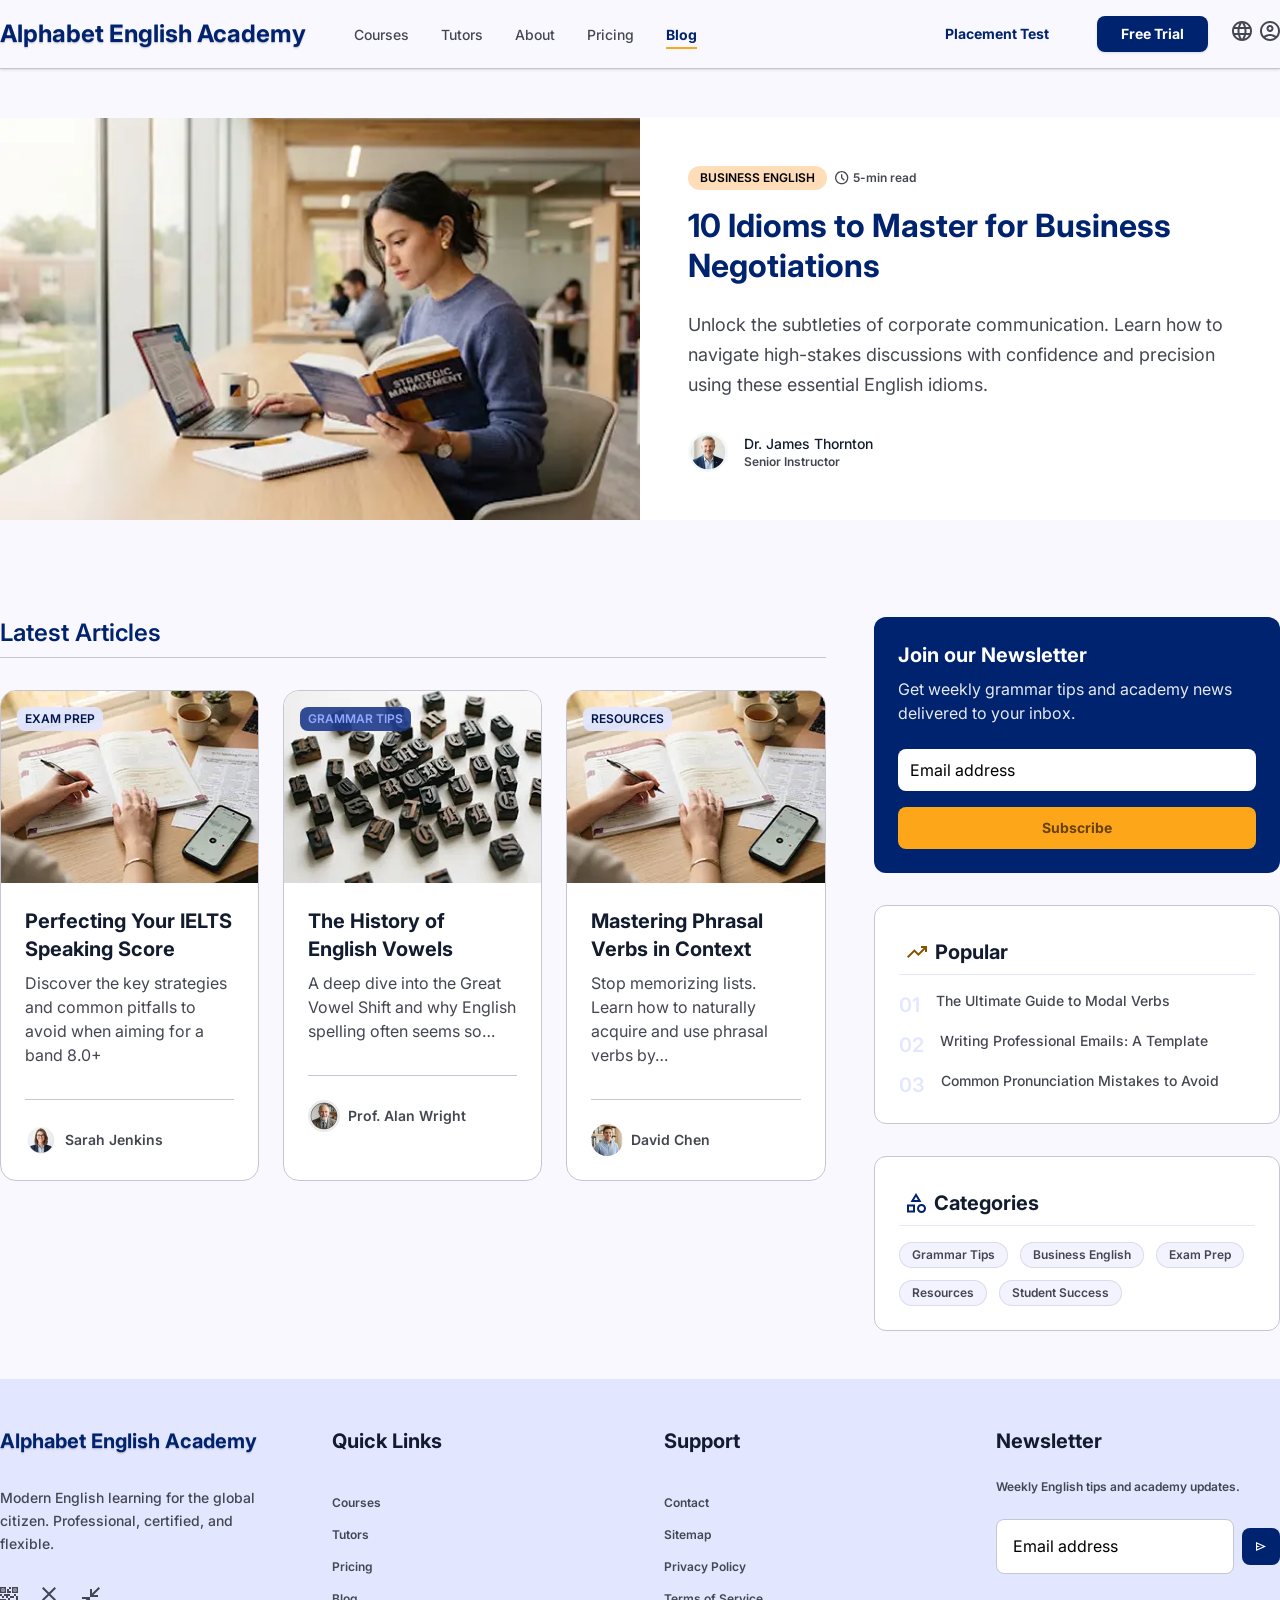
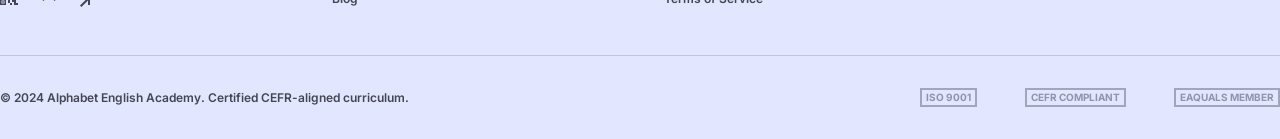
<file: blog.html>
<!DOCTYPE html>
<html lang="en">

<head>
    <meta charset="UTF-8">
    <meta name="viewport" content="width=device-width, initial-scale=1.0">
    <title>Blog</title>
    <link href="./src/output.css" rel="stylesheet" />

</head>

<body class="bg-[#FAF8FF]">
    <header class="hrader sticky border-b border-border shadow-sm">
        <div class="container flex justify-between text-center items-center py-3.5">
            <div class="row gap-12 justify-between">
                <div class="logo">
                    <a href="./index.html" class="logo-font">
                        Alphabet English Academy
                    </a>
                </div>
                <nav class="hidden lg:block">
                    <ul class="flex gap-8 trxt-inverted">
                        <li><a href="./courses.html" class="nav-link">Courses</a></li>
                        <li><a href="./tutors.html" class="nav-link">Tutors</a></li>
                        <li><a href="./about.html" class="nav-link">About</a></li>
                        <li><a href="./pricing.html" class="nav-link">Pricing</a></li>
                        <li><a href="./blog.html" class="nav-link text-primary font-bold border-b-2 border-secondary py-1">Blog</a></li>
                    </ul>
                </nav>
            </div>
            <div class="menu md:hidden hover:cursor-pointer">
                <img src="./Assets/imgs/index-page/header/menu.svg" alt="Menu" />
            </div>
            <div class="hidden md:row  gap-6">
                <a href="./placementTest.html" class="head-button text-primary hover:bg-background transition-all">
                    Placement Test
                </a>
                <a href="./regPag.html" class="head-button bg-primary text-white apply-shadow">
                    Free Trial
                </a>
                <div>
                    <ul class="flex gap-[7.99px]">
                        <li><button class=""><img src="./Assets/imgs/index-page/header/lang.svg" alt="language" /></button></li>
                        <li><a href="./login.html"><img src="./Assets/imgs/index-page/header/avatar.svg" alt="avatar" /></a>
                        </li>
                    </ul>
                </div>
            </div>
        </div>
    </header>
    <section class="Hero py-12.25 items-stretch">
        <div class="container col md:row md:items-stretch">
            <div class="md:w-1/2 overflow-hidden md:relative">
                <img src="./Assets/imgs/blog-page/heroimg.webp" alt="Girl Study" class="md:absolute md:inset-0 w-full h-full object-cover">
            </div>
            <div class="py-8 max-md:px-4 md:p-12 md:w-1/2 bg-white">
                <div class="row gap-2 pb-4">
                    <span class="bg-[#FFDDB8] rounded-full py-1 px-3 text=[#2A1700] text-xs/4 font-semibold">BUSINESS ENGLISH</span>
                    <div class="row gap-1">
                        <img src="./Assets/imgs/blog-page/watch.svg" alt="Timer" />
                        <span class="text-inverted text-xs/4 font-semibold">5-min read</span>
                    </div>
                </div>
                <h1 class="pb-4 md:pb-6 text-2xl md:text-[32px]/10">10 Idioms to Master for Business Negotiations</h1>
                <p class="pb-6 md:pb-8 md:text-lg/7.5 text-inverted">Unlock the subtleties of corporate communication. Learn how to navigate
                    high-stakes discussions with confidence and precision using these essential English idioms.</p>
                <div class="row gap-4">
                    <img src="./Assets/imgs/blog-page/James.svg" alt="Dr. James Thornton">
                    <div class="col items-start">
                        <span class="text-bold text-sm/5 font-medium">Dr. James Thornton</span>
                        <span class="text-inverted text-xs/4 font-semibold">Senior Instructor</span>
                    </div>
                </div>
            </div>
        </div>
    </section>
    <section class="Articals py-12">
        <div class="container col lg:items-start lg:row gap-12">
            <div class="w-full">
                <h2 class="text-2xl/8 font-semibold mb-2">Latest Articles</h2>
                <div class="grid grid-cols-1 md:grid-cols-2 lg:grid-cols-3 border-t border-border py-8 gap-6">
                    <div class="bg-white rounded-2xl border border-border overflow-hidden hover:shadow-md transition-all hover:-translate-y-1">
                        <div class="relative h-48">
                          <img src="./Assets/imgs/blog-page/Perfecting.webp" class="w-full h-full"
                                alt="Business Meeting">
                            <div class="absolute bg-background/90 rounded-lg px-2 py-1 top-4 left-4 row gap-1">
                                <span class="text-xs/4 font-semibold text-[#00174B]">EXAM PREP</span>
                            </div>
                        </div>
                        <div class="w-full col gap-2 items-start p-6">
                            <div class="w-full items-start">
                                <h3 class="pb-2">
                                    Perfecting Your IELTS Speaking Score
                                </h3>
                                <p class="mb-6">
                                    Discover the key strategies
                                    and common pitfalls to avoid when aiming for a band 8.0+
                                </p>
                            </div>
                            <div class="w-full row gap-2 text-inverted text-sm/5 font-semibold border-t border-border pt-6">
                                <img src="./Assets/imgs/blog-page/Sarah.svg" alt="Sarah Jenkins">
                                <span>Sarah Jenkins</span>
                            </div>
                        </div>
                    </div>
                    <div class="bg-white rounded-2xl border border-border overflow-hidden hover:shadow-md transition-all hover:-translate-y-1">
                        <div class="relative h-48">
                          <img src="./Assets/imgs/blog-page/History.webp" class="w-full h-full"
                                alt="Business Meeting">
                            <div class="absolute bg-[#1E3A8A]/90 rounded-lg px-2 py-1 top-4 left-4 row gap-1">
                                <span class="text-xs/4 font-semibold text-[#90A8FF]">GRAMMAR TIPS</span>
                            </div>
                        </div>
                        <div class="w-full col gap-2 items-start p-6">
                            <div class="w-full items-start">
                                <h3 class="pb-2">
                                    The History of English Vowels
                                </h3>
                                <p class="mb-6">
                                    A deep dive into the Great
                                    Vowel Shift and why English
                                    spelling often seems so…
                                </p>
                            </div>
                            <div class="w-full row gap-2 text-inverted text-sm/5 font-semibold border-t border-border pt-6">
                                <img src="./Assets/imgs/blog-page/alan.svg" alt="Prof. Alan Wright">
                                <span>Prof. Alan Wright</span>
                            </div>
                        </div>
                    </div>
                    <div class="bg-white rounded-2xl border border-border overflow-hidden hover:shadow-md transition-all hover:-translate-y-1">
                        <div class="relative h-48">
                          <img src="./Assets/imgs/blog-page/Perfecting.webp" class="w-full h-full"
                                alt="Business Meeting">
                            <div class="absolute bg-background/90 rounded-lg px-2 py-1 top-4 left-4 row gap-1">
                                <span class="text-xs/4 font-semibold text-[#00174B]">RESOURCES</span>
                            </div>
                        </div>
                        <div class="w-full col gap-2 items-start p-6">
                            <div class="w-full items-start">
                                <h3 class="pb-2">
                                    Mastering Phrasal Verbs in Context
                                </h3>
                                <p class="mb-6">
                                    Stop memorizing lists. Learn
                                    how to naturally acquire and
                                    use phrasal verbs by…
                                </p>
                            </div>
                            <div class="w-full row gap-2 text-inverted text-sm/5 font-semibold border-t border-border pt-6">
                                <img src="./Assets/imgs/blog-page/David.svg" alt="David Chen">
                                <span>David Chen</span>
                            </div>
                        </div>
                    </div>
                </div>
            </div>
            <div class="col gap-8 max-lg:w-full w-fit">
                <div class="bg-primary rounded-xl p-6 col gap-2 w-full items-start">
                    <h3 class="text-white text-start">Join our Newsletter</h3>
                    <p class="text-white text-start opacity-90">
                        Get weekly grammar tips and
                        academy news delivered to your inbox.
                    </p>
                    <div class="w-full items-center">
                        <input type="text" placeholder="Email address" class="w-full bg-white py-2.75 px-3 rounded-lg text-base leading-[100%] font-normal my-4" />
                        <button class="bg-secondary w-full py-2.75 px-3 rounded-lg text-third text-sm/5 font-bold hover:scale-105 transition-all">Subscribe</button>
                    </div>
                </div>
                <div class="col w-full p-6 border border-border rounded-xl gap-4 bg-white">
                    <div class="row gap-2 justify-start w-full border-b border-background p-2">
                        <img src="./Assets/imgs/blog-page/popular.svg" alt="">
                        <h3>Popular</h3>
                    </div>
                    <div class="col w-full items-start">
                        <ul class="col items-start gap-3">
                            <li class="row items-start"><span class="text-background text-xl/7 font-semibold mr-4">01</span><span class="text-sm/5 font-medium text-inverted">The Ultimate Guide to Modal Verbs</span></li>
                            <li class="row items-start"><span class="text-background text-xl/7 font-semibold mr-4">02</span><span class="text-sm/5 font-medium text-inverted">Writing Professional Emails: A Template</span></li>
                            <li class="row items-start"><span class="text-background text-xl/7 font-semibold mr-4">03</span><span class="text-sm/5 font-medium text-inverted">Common Pronunciation Mistakes to Avoid</span></li>
                        </ul>
                    </div>
                </div>
                <div class="col w-full p-6 border border-border rounded-xl gap-4 bg-white">
                    <div class="row gap-2 justify-start w-full border-b border-background p-2">
                        <img src="./Assets/imgs/blog-page/categories.svg" alt="">
                        <h3>Categories</h3>
                    </div>
                    <div class="col w-full items-start">
                        <ul class="row flex-wrap items-start gap-3">
                            <a href="#" class="border border-border/50 rounded-full py-1 px-3 bg-[#F2F3FF] text-inverted text-xs/4 font-semibold">Grammar Tips</a>
                            <a href="#" class="border border-border/50 rounded-full py-1 px-3 bg-[#F2F3FF] text-inverted text-xs/4 font-semibold">Business English</a>
                            <a href="#" class="border border-border/50 rounded-full py-1 px-3 bg-[#F2F3FF] text-inverted text-xs/4 font-semibold">Exam Prep</a>
                            <a href="#" class="border border-border/50 rounded-full py-1 px-3 bg-[#F2F3FF] text-inverted text-xs/4 font-semibold">Resources</a>
                            <a href="#" class="border border-border/50 rounded-full py-1 px-3 bg-[#F2F3FF] text-inverted text-xs/4 font-semibold">Student Success</a>
                        </ul>
                    </div>
                </div>
            </div>
        </div>
    </section>
    <footer class="bg-background pt-12 pb-8">
        <div class="container">
            <div class="grid grid-cols-1 md:grid-cols-4 gap-12 mb-12">
                <div class="footer-grid">
                    <a href="./index.html" class="footer-logo">Alphabet English Academy</a>
                    <p class="text-sm/[22.75px] font-medium text-inverted">
                        Modern English learning for the global
                        citizen. Professional, certified, and
                        flexible.
                    </p>
                    <div class="row gap-6 justify-center">
                        <a href="#">
                            <img src="./Assets/imgs/index-page/footer/qr.svg" alt="QR CODE" />
                        </a>
                        <a href="#">
                            <img src="./Assets/imgs/index-page/footer/x.svg" alt="X" />
                        </a>
                        <a href="#">
                            <img src="./Assets/imgs/index-page/footer/arr.svg" alt="Arrow" />
                        </a>
                    </div>
                </div>
                <div class="footer-grid">
                    <h4>
                        Quick Links
                    </h4>
                    <ul class="col max-md:items-center items-start gap-4 foter-font">
                        <li>
                            Courses
                        </li>
                        <li>
                            Tutors
                        </li>
                        <li>
                            Pricing
                        </li>
                        <li>
                            Blog
                        </li>
                    </ul>
                </div>
                <div class="footer-grid">
                    <h4>
                        Support
                    </h4>
                    <ul class="col max-md:items-center items-start gap-4 foter-font">
                        <li>
                            Contact
                        </li>
                        <li>
                            Sitemap
                        </li>
                        <li>
                            Privacy Policy
                        </li>
                        <li>
                            Terms of Service
                        </li>
                    </ul>
                </div>
                <div class="footer-grid gap-6 justify-start">
                    <h4>
                        Newsletter
                    </h4>
                    <span class="foter-font">
                        Weekly English tips and academy updates.
                    </span>
                    <div class="row gap-2">
                        <input type="email" placeholder="Email address"
                            class="w-full bg-white border border-border pt-3.5 pb-3.75 px-4 rounded-lg" />
                        <button>
                            <img src="./Assets/imgs/index-page/footer/send.svg" alt="Send"
                                class="bg-primary py-3.5 px-3.5 rounded-lg">
                        </button>
                    </div>
                </div>
            </div>
            <div class="col border-t pt-8 border-border md:row md:justify-between">
                <p class="foter-font">
                    © 2024 Alphabet English Academy. Certified CEFR-aligned curriculum.
                </p>
                <div class="row justify-between gap-12 text-[10px]/[15px] font-bold text-bold">
                    <span class="foter-span">
                        ISO 9001
                    </span>
                    <span class="foter-span">
                        CEFR COMPLIANT
                    </span>
                    <span class="foter-span">
                        EAQUALS MEMBER
                    </span>
                </div>
            </div>
        </div>
    </footer>
</body>

</html>
</file>
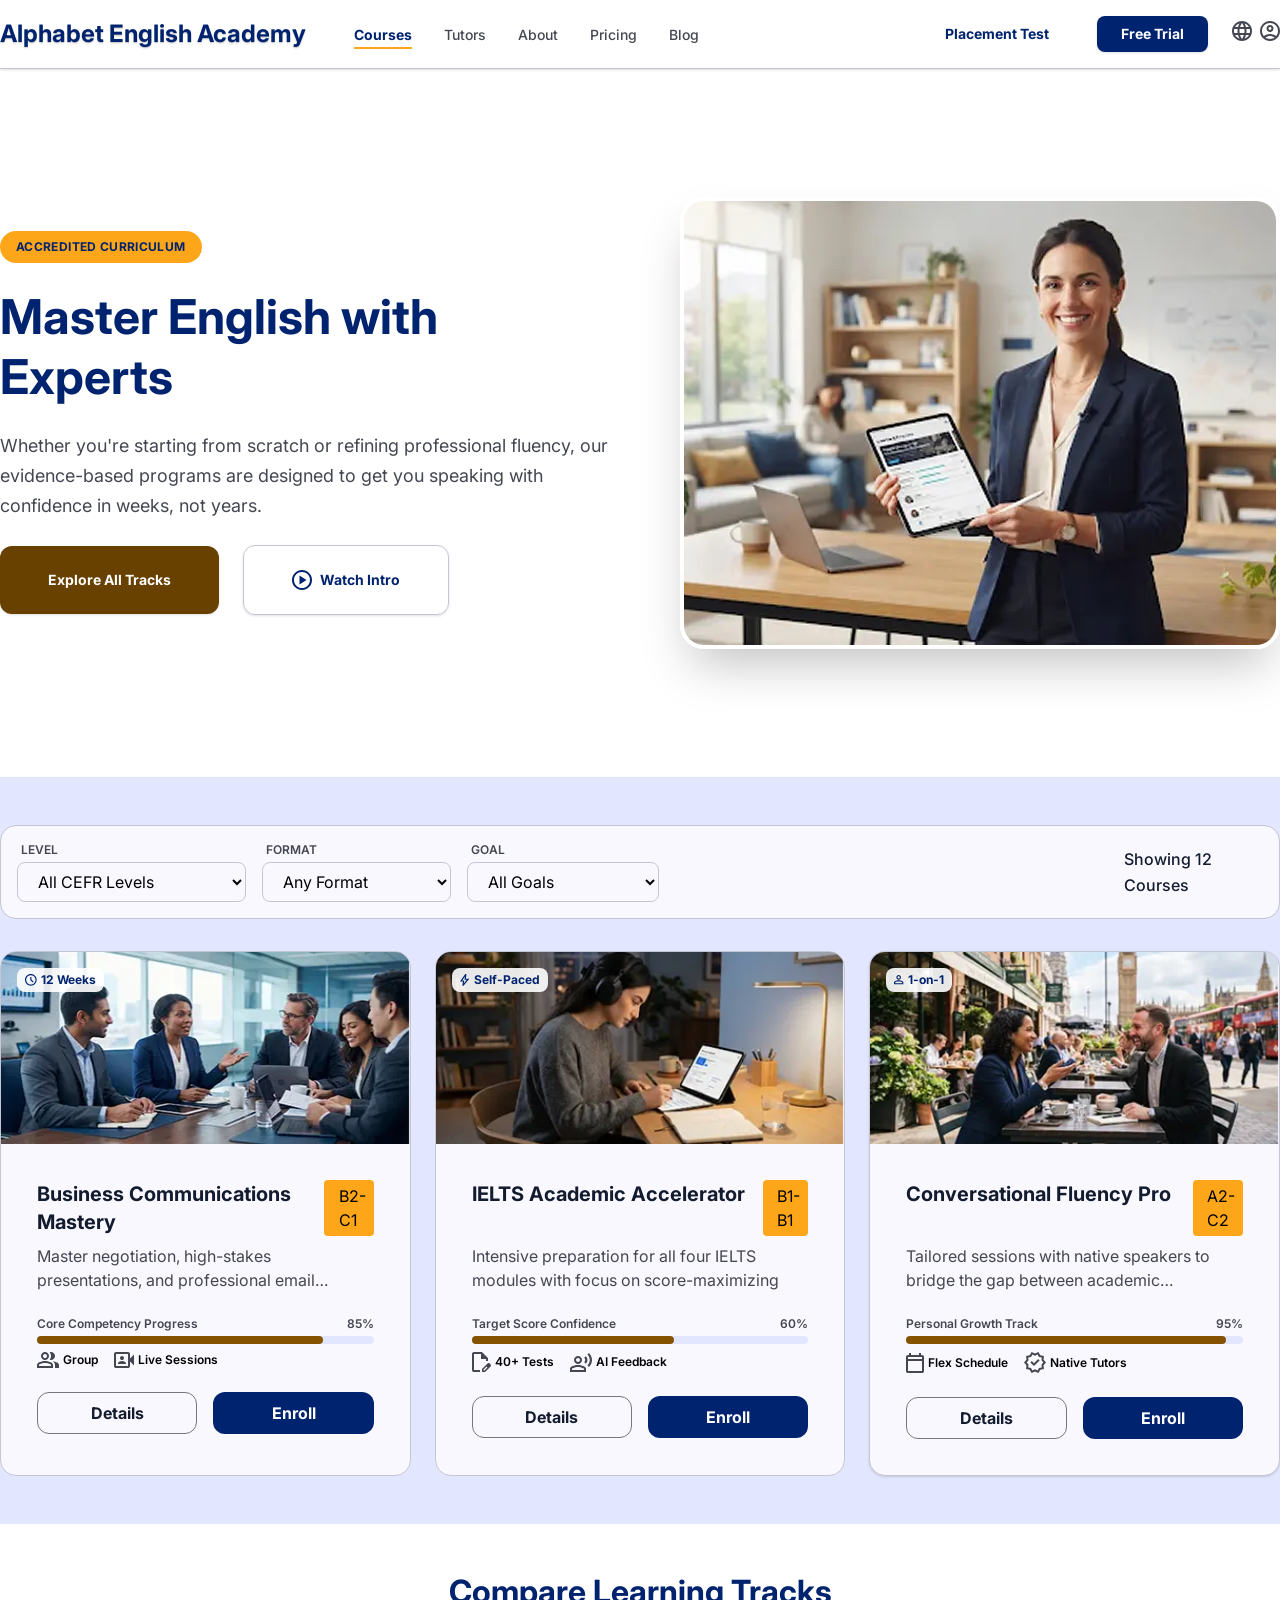
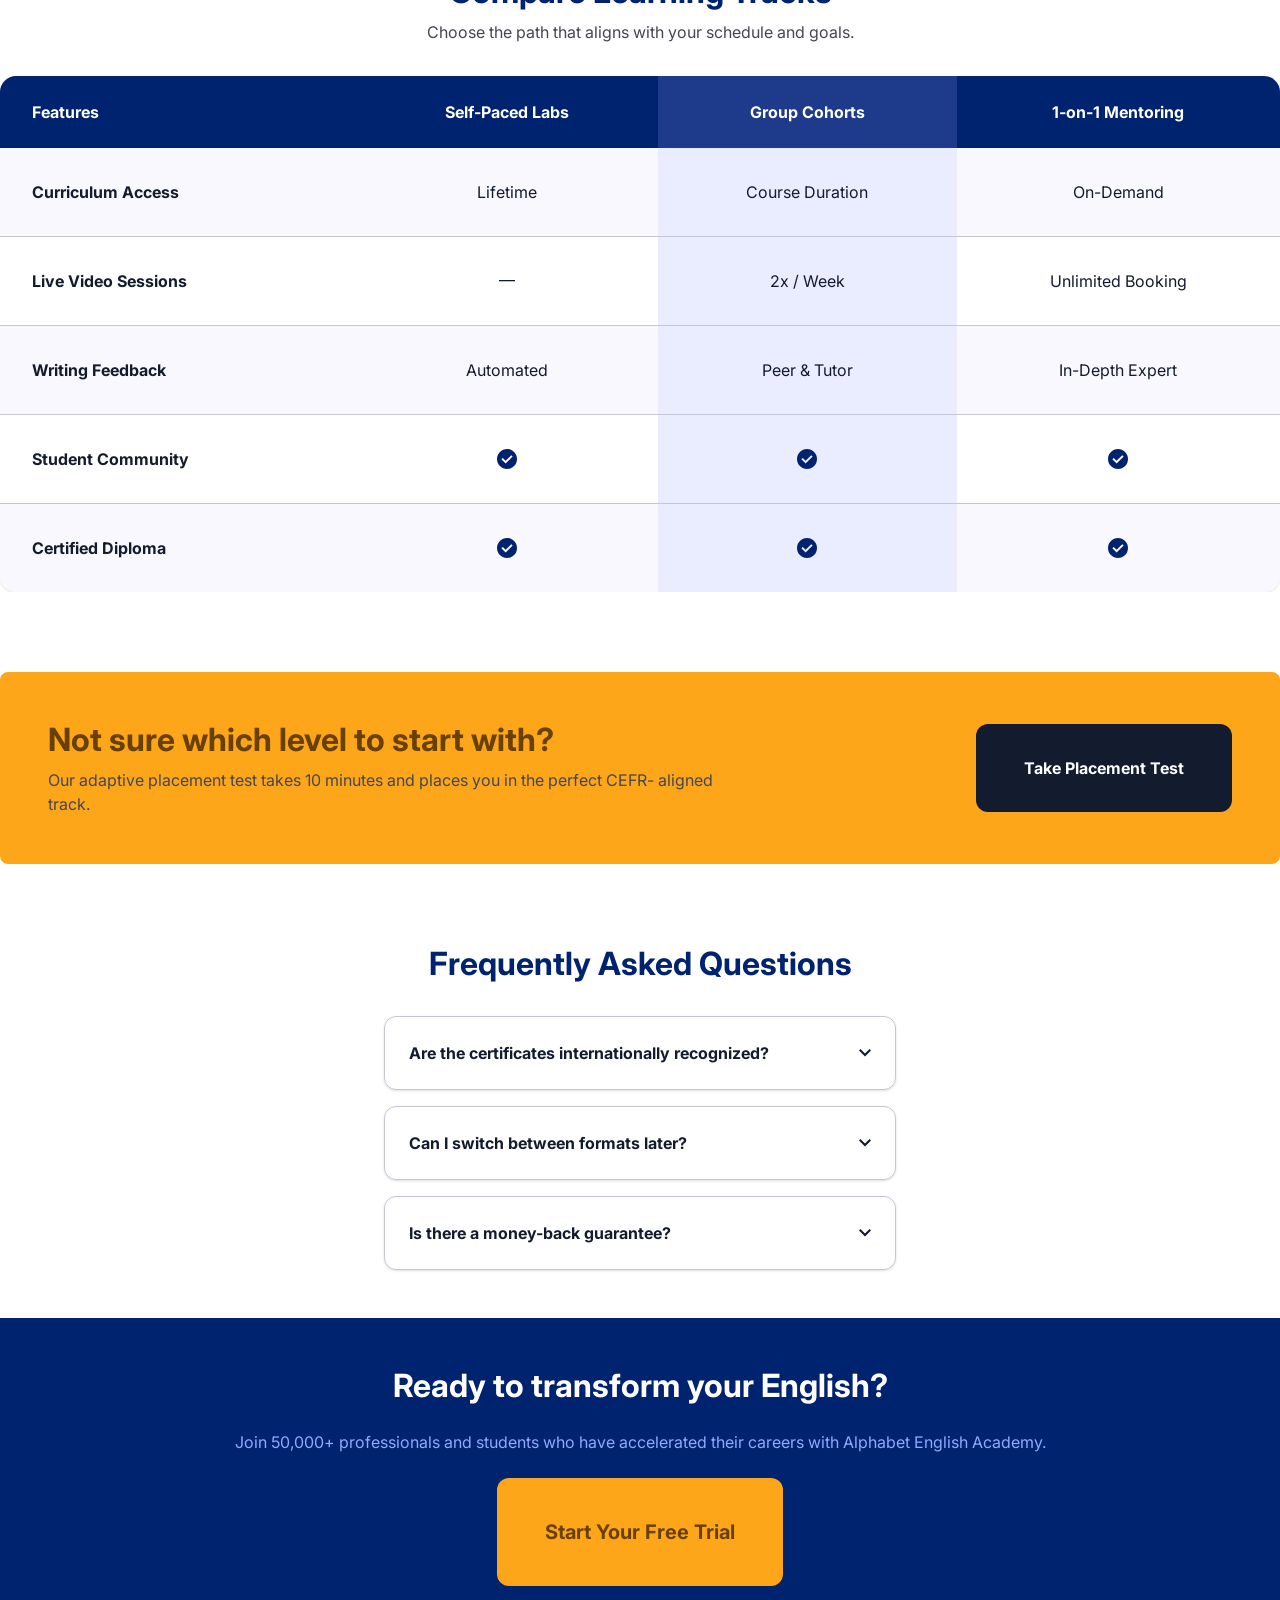
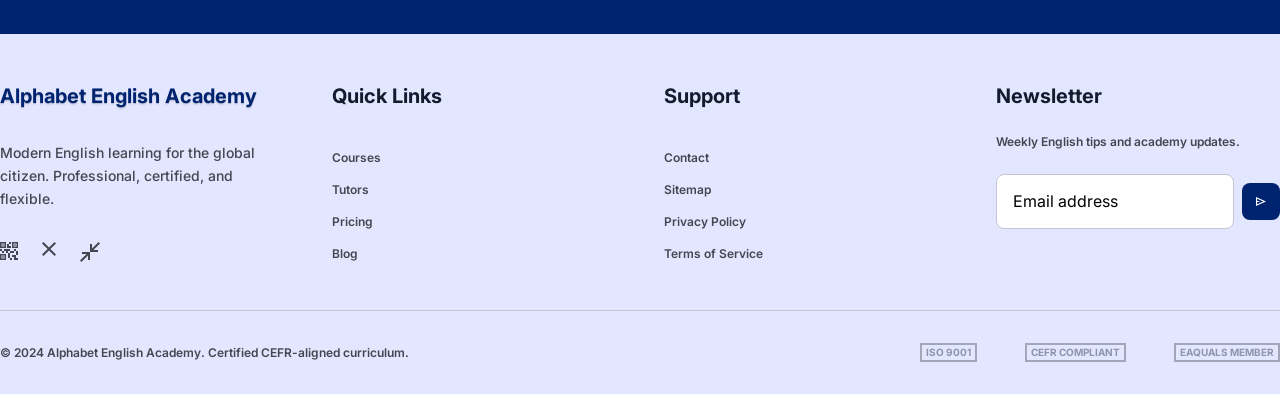
<file: courses.html>
<!DOCTYPE html>
<html lang="en">

<head>
    <meta charset="UTF-8">
    <meta name="viewport" content="width=device-width, initial-scale=1.0">
    <title>Courses</title>
    <link href="./src/output.css" rel="stylesheet" />

</head>

<body>
    <header class="hrader sticky border-b border-border shadow-sm">
        <div class="container flex justify-between text-center items-center py-3.5">
            <div class="row gap-12 justify-between">
                <div class="logo">
                    <a href="./index.html" class="logo-font">
                        Alphabet English Academy
                    </a>
                </div>
                <nav class="hidden lg:block">
                    <ul class="flex gap-8 trxt-inverted">
                        <li><a href="./courses.html" class="nav-link text-primary font-bold border-b-2 border-secondary py-1">Courses</a></li>
                        <li><a href="./tutors.html" class="nav-link">Tutors</a></li>
                        <li><a href="./about.html" class="nav-link">About</a></li>
                        <li><a href="./pricing.html" class="nav-link">Pricing</a></li>
                        <li><a href="./blog.html" class="nav-link">Blog</a></li>
                    </ul>
                </nav>
            </div>
            <div class="menu md:hidden hover:cursor-pointer">
                <img src="./Assets/imgs/index-page/header/menu.svg" alt="Menu" />
            </div>
            <div class="hidden md:row  gap-6">
                <a href="./placementTest.html" class="head-button text-primary hover:bg-background transition-all">
                    Placement Test
                </a>
                <a href="./regPag.html" class="head-button bg-primary text-white apply-shadow">
                    Free Trial
                </a>
                <div>
                    <ul class="flex gap-[7.99px]">
                        <li><button class=""><img src="./Assets/imgs/index-page/header/lang.svg" alt="language" /></button></li>
                        <li><a href="./login.html"><img src="./Assets/imgs/index-page/header/avatar.svg" alt="avatar" /></a>
                        </li>
                    </ul>
                </div>
            </div>
        </div>
    </header>
    <section class="hero bg-none py-32">
        <div class="z-10 container">
            <div class="col lg:row gap-12">
                <div class="lg:w-1/2 items-start col gap-6">
                    <div class="col items-start gap-6">
                        <span class=" bg-secondary hero-tag">
                            ACCREDITED CURRICULUM
                        </span>
                        <h1>
                            Master English with
                            Experts
                        </h1>
                        <p class="text-lg/7.5">
                            Whether you're starting from scratch or refining professional
                            fluency, our evidence-based programs are designed to get you
                            speaking with confidence in weeks, not years.
                        </p>
                    </div>
                    <div class="col max-lg:w-full lg:row items-start gap-6">
                        <a href="reg.html" class="hero-button bg-third text-white apply-shadow  hover:translate-1">
                            Explore All Tracks
                        </a>
                        <button
                            class="hero-button row gap-2 text-primary border border-border apply-shadow hover:text-background">
                            <img src="./Assets/imgs/courses-page/play.svg" class="" alt="Watch Intro">Watch Intro
                        </button>
                    </div>
                </div>
                <div class="lg:w-1/2 flex justify-end">
                    <img src="./Assets/imgs/courses-page/womanholdingIpad.webp" alt="Hero img" class="hero-img" />
                </div>
            </div>
        </div>
    </section>
    <section class="courses py-12 bg-background">
        <div class="container">
            <div
                class="toolbar bg-[#FAF8FF] rounded-2xl border border-border p-4 col items-start gap-6 lg:row lg:gap-0 justify-between">
                <div class="row gap-4 w-full overflow-x-auto">
                    <div class="col items-start">
                        <span class="text-xs/4 font-semibold text-inverted ml-1 mb-1">
                            LEVEL
                        </span>
                        <select name="level" id="level"
                            class="px-4 py-2 rounded-lg border border-border focus:ring-secondary focus:border-secondary">
                            <option value="cefr">All CEFR Levels</option>
                            <option value="a1">A1- Biggners</option>
                            <option value="b2">B2- Upper Intermediate</option>
                            <option value="c2">C2- Proficient</option>
                        </select>
                    </div>
                    <div class="col items-start">
                        <span class="text-xs/4 font-semibold text-inverted ml-1 mb-1">
                            FORMAT
                        </span>
                        <select name="Any Format" id="format"
                            class="px-4 py-2 rounded-lg border border-border focus:ring-secondary focus:border-secondary">
                            <option value="format">Any Format</option>
                            <option value="1-1">1-on-1 Menotoring</option>
                            <option value="Groube">Groube Cohorts</option>
                            <option value="Self">Self-Paced Labs</option>
                        </select>
                    </div>
                    <div class="col items-start">
                        <span class="text-xs/4 font-semibold text-inverted ml-1 mb-1">
                            GOAL
                        </span>
                        <select name="Goal" id="goal"
                            class="px-4 py-2 rounded-lg border border-border focus:ring-secondary focus:border-secondary">
                            <option value="gol">All Goals</option>
                            <option value="business">Business English</option>
                            <option value="ielts">Exam Prep (IELTS)</option>
                            <option value="Daily">Daily Fluency</option>
                        </select>
                    </div>
                </div>
                <div class="text-bold text-base/6.5 font-medium">
                    Showing 12 Courses
                </div>
            </div>
            <div class="grid grid-cols-1 md:grid-cols-2 lg:grid-cols-3 pt-8 gap-6">
                <div
                    class="bg-[#FAF8FF] rounded-2xl border border-border overflow-hidden hover:shadow-md transition-all hover:-translate-y-1">
                    <div class="relative h-48">
                        <img src="./Assets/imgs/courses-page/courses/business.webp" class="w-full h-full"
                            alt="Business Meeting">
                        <div class="absolute bg-white/90 rounded-lg px-2 py-1 top-4 left-4 row gap-1">
                            <img src="./Assets/imgs/courses-page/courses/week.svg" alt="Time">
                            <span class="text-xs/4 font-bold text-primary">12 Weeks</span>
                        </div>
                    </div>
                    <div class="w-full col gap-2 items-start p-9">
                        <div class="w-full row justify-between items-start">
                            <h3>
                                Business Communications Mastery
                            </h3>
                            <span class="bg-secondary py-1 pl-[14.42px] pr-2 rounded-sm">
                                B2-<br>
                                C1
                            </span>
                        </div>
                        <p>
                            Master negotiation, high-stakes
                            presentations, and professional email…
                        </p>
                        <div class="w-full mt-4">
                            <div class="w-full row justify-between text-inverted text-xs/4 font-semibold">
                                <span>Core Competency Progress</span>
                                <span>85%</span>
                            </div>
                            <div class="relative w-full h-2 bg-background rounded-full mt-1">
                                <div class="absolute inset-y-0left-0 w-[85%] h-full bg-quarter rounded-full">
                                </div>
                            </div>

                        </div>
                        <div class="row gap-4">
                            <div class="row gap-1">
                                <span><img src="./Assets/imgs/courses-page/courses/group.svg" alt="Group Icone"></span>
                                <span class="text-xs/4 font-semibold">Group</span>
                            </div>
                            <div class="row gap-1">
                                <span><img src="./Assets/imgs/courses-page/courses/live.svg" alt=""></span>
                                <span class="text-xs/4 font-semibold">Live Sessions</span>
                            </div>
                        </div>
                        <div class="w-full row gap-4 mt-4 text-base/6 font-bold">
                            <button
                                class="w-1/2 text-bold border border-[#757682] rounded-xl py-2 hover:bg-background transition-colors">Details</button>
                            <button
                                class="w-1/2 text-white bg-primary rounded-xl py-2.25 hover:bg-primary/80 transition-colors">Enroll</button>
                        </div>
                    </div>
                </div>
                <div
                    class="bg-[#FAF8FF] rounded-2xl border border-border overflow-hidden hover:shadow-md transition-all hover:-translate-y-1">
                    <div class="relative h-48">
                        <img src="./Assets/imgs/courses-page/courses/ielts.webp" class="w-full h-full object-cover"
                            alt="Business Meeting">
                        <div class="absolute bg-white/90 rounded-lg px-2 py-1 top-4 left-4 row gap-1">
                            <img src="./Assets/imgs/courses-page/courses/power.svg" alt="Time">
                            <span class="text-xs/4 font-bold text-primary">Self-Paced</span>
                        </div>
                    </div>
                    <div class="w-full col gap-2 items-start p-9">
                        <div class="w-full row justify-between items-start">
                            <h3>
                                IELTS Academic Accelerator
                            </h3>
                            <span class="bg-secondary py-1 pl-[14.42px] pr-2 rounded-sm">
                                B1-<br>
                                B1
                            </span>
                        </div>
                        <p>
                            Intensive preparation for all four IELTS
                            modules with focus on score-maximizing
                        </p>
                        <div class="w-full mt-4">
                            <div class="w-full row justify-between text-inverted text-xs/4 font-semibold">
                                <span>Target Score Confidence</span>
                                <span>60%</span>
                            </div>
                            <div class="relative w-full h-2 bg-background rounded-full mt-1">
                                <div class="absolute inset-y-0 left-0 w-6/10 h-full bg-quarter rounded-full">
                                </div>
                            </div>

                        </div>
                        <div class="row gap-4">
                            <div class="row gap-1">
                                <span><img src="./Assets/imgs/courses-page/courses/test.svg" alt="Group Icone"></span>
                                <span class="text-xs/4 font-semibold">40+ Tests</span>
                            </div>
                            <div class="row gap-1">
                                <span><img src="./Assets/imgs/courses-page/courses/feedback.svg" alt=""></span>
                                <span class="text-xs/4 font-semibold">AI Feedback</span>
                            </div>
                        </div>
                        <div class="w-full row gap-4 mt-4 text-base/6 font-bold">
                            <button
                                class="w-1/2 text-bold border border-[#757682] rounded-xl py-2 hover:bg-background transition-colors">Details</button>
                            <button
                                class="w-1/2 text-white bg-primary rounded-xl py-2.25 hover:bg-primary/80 transition-colors">Enroll</button>
                        </div>
                    </div>
                </div>
                <div
                    class="bg-[#FAF8FF] rounded-2xl border border-border overflow-hidden shadow-sm hover:shadow-md transition-all hover:-translate-y-1">
                    <div class="relative h-48">
                        <img src="./Assets/imgs/courses-page/courses/fluency.webp" class="w-full h-full object-cover"
                            alt="Business Meeting">
                        <div class="absolute bg-white/90 rounded-lg px-2 py-1 top-4 left-4 row gap-1">
                            <img src="./Assets/imgs/courses-page/courses/1-1.svg" alt="Time">
                            <span class="text-xs/4 font-bold text-primary">1-on-1</span>
                        </div>
                    </div>
                    <div class="w-full col gap-2 items-start p-9">
                        <div class="w-full row justify-between items-start">
                            <h3>
                                Conversational Fluency Pro
                            </h3>
                            <span class="bg-secondary py-1 pl-[14.42px] pr-2 rounded-sm">
                                A2-<br>
                                C2
                            </span>
                        </div>
                        <p>
                            Tailored sessions with native speakers to
                            bridge the gap between academic…
                        </p>
                        <div class="w-full mt-4">
                            <div class="w-full row justify-between text-inverted text-xs/4 font-semibold">
                                <span>Personal Growth Track</span>
                                <span>95%</span>
                            </div>
                            <div class="relative w-full h-2 bg-background rounded-full mt-1">
                                <div class="absolute inset-y-0 left-0 w-[95%] h-full bg-quarter rounded-full">
                                </div>
                            </div>

                        </div>
                        <div class="row gap-4">
                            <div class="row gap-1">
                                <span><img src="./Assets/imgs/courses-page/courses/schedule.svg"
                                        alt="Group Icone"></span>
                                <span class="text-xs/4 font-semibold">Flex Schedule</span>
                            </div>
                            <div class="row gap-1">
                                <span><img src="./Assets/imgs/courses-page/courses/native.svg" alt=""></span>
                                <span class="text-xs/4 font-semibold">Native Tutors</span>
                            </div>
                        </div>
                        <div class="w-full row gap-4 mt-4 text-base/6 font-bold">
                            <button
                                class="w-1/2 text-bold border border-[#757682] rounded-xl py-2 hover:bg-background transition-colors">Details</button>
                            <button
                                class="w-1/2 text-white bg-primary rounded-xl py-2.25 hover:bg-primary/80 transition-colors">Enroll</button>
                        </div>
                    </div>
                </div>
            </div>
        </div>
    </section>
    <section class="comparison py-12">
        <div class="container">
            <div class="col gap-2 text-center">
                <h2>
                    Compare Learning Tracks
                </h2>
                <p>
                    Choose the path that aligns with your schedule and goals.
                </p>
            </div>
            <div class="Tabel overflow-x-auto pt-8">
                <table class="w-full border-collapse overflow-hidden border-border rounded-2xl shadow-sm">
                    <thead class="text-white text-base/6 bg-primary">
                        <tr>
                            <th class="px-8 py-6 text-left text-base/6 font-bold text-white">Features</th>
                            <th class="px-8 py-6 text-center text-base/6 font-bold text-white">Self-Paced Labs</th>
                            <th class="px-8 py-6 text-center bg-[#1E3A8A] text-base/6 font-bold text-white">Group
                                Cohorts</th>
                            <th class="px-8 py-6 text-center text-base/6 font-bold text-white">1-on-1 Mentoring</th>
                        </tr>
                    </thead>
                    <tbody class="divide-y divide-border">
                        <tr>
                            <td class="p-8 text-left text-base/6 font-bold text-bold bg-[#FAF8FF]">Curriculum Access
                            </td>
                            <td class="p-8 text-center text-base/6 font-normal text-bold bg-[#FAF8FF]">Lifetime</td>
                            <td class="p-8 text-center bg-[#EAEDFF] text-base/6 font-normal text-bold">Course Duration
                            </td>
                            <td class="p-8 text-center text-base/6 font-normal text-bold bg-[#FAF8FF]">On-Demand</td>
                        </tr>
                        <tr>
                            <td class="p-8 text-left text-base/6 font-bold text-bold">Live Video Sessions</td>
                            <td class="p-8 text-center text-base/6 font-normal text-bold"><img
                                    src="./Assets/imgs/courses-page/comp/dash.svg" alt="Dash" class="mx-auto" /></td>
                            <td class="p-8 text-center bg-[#EAEDFF] text-base/6 font-normal text-bold">2x / Week</td>
                            <td class="p-8 text-center text-base/6 font-normal text-bold">Unlimited Booking</td>
                        </tr>
                        <tr>
                            <td class="p-8 text-left text-base/6 font-bold text-bold bg-[#FAF8FF]">Writing Feedback</td>
                            <td class="p-8 text-center text-base/6 font-normal text-bold bg-[#FAF8FF]">Automated</td>
                            <td class="p-8 text-center bg-[#EAEDFF] text-base/6 font-normal text-bold">Peer & Tutor</td>
                            <td class="p-8 text-center text-base/6 font-normal text-bold bg-[#FAF8FF]">In-Depth Expert
                            </td>
                        </tr>
                        <tr>
                            <td class="p-8 text-left text-base/6 font-bold text-bold">Student Community</td>
                            <td class="p-8 text-center"><img src="./Assets/imgs/courses-page/comp/true.svg"
                                    alt="Check Circle" class="mx-auto" /></td>
                            <td class="p-8 text-center bg-[#EAEDFF]"><img src="./Assets/imgs/courses-page/comp/true.svg"
                                    alt="Check Circle" class="mx-auto" /></td>
                            <td class="p-8 text-center"><img src="./Assets/imgs/courses-page/comp/true.svg" alt="True"
                                    class="mx-auto" /></td>
                        </tr>
                        <tr>
                            <td class="p-8 text-left text-base/6 font-bold text-bold bg-[#FAF8FF]">Certified Diploma</td>
                            <td class="p-8 bg-[#FAF8FF]"><img src="./Assets/imgs/courses-page/comp/true.svg"
                                    alt="Check Circle" class="mx-auto" /></td>
                            <td class="p-8 bg-[#EAEDFF]"><img src="./Assets/imgs/courses-page/comp/true.svg"
                                    alt="Check Circle" class="mx-auto" /></td>
                            <td class="p-8 bg-[#FAF8FF]"><img src="./Assets/imgs/courses-page/comp/true.svg"
                                    alt="Check Circle" class="mx-auto" /></td>
                        </tr>
                    </tbody>
                </table>
            </div>
        </div>
    </section>
    <section class="Test-Banner py-8">
        <div class="container col md:row justify-between p-12 bg-secondary rounded-lg">
            <div class="md:w-3/5">
                <h2 class="text-third">
                    Not sure which level to start with?
                </h2>
                <p class="mt-2">
                    Our adaptive placement test takes 10 minutes and places you in the perfect CEFR-
                    aligned track.
                </p>
            </div>
            <div class="max-md:w-full">
                <button class="w-full md:w-fit bg-bold py-8 px-12 rounded-xl text-white text-base/6 font-bold">
                    Take Placement Test
                </button>
            </div>
        </div>
    </section>
    <section class="FAQ py-12">
        <div class="container col gap-8 md:w-2/3 lg:w-2/5">
            <h2 class="text-center">
                Frequently Asked Questions
            </h2>
            <div class="col gap-4 w-full">
                <details class="faq border border-border rounded-xl overflow-hidden group w-full shadow-sm hover:shadow-md hover:scale-101">
                    <summary class="row items-center justify-between p-6 rounded-xl cursor-pointer">
                        <span class="text-base/6 font-bold text-bold">Are the certificates internationally
                            recognized?</span>
                        <span class="group-open:-rotate-180 transition-all">
                            <img src="./Assets/imgs/courses-page/expand.svg" alt="Expand More" />
                        </span>
                    </summary>
                    <div class="border-t border-border/30 p-6 pt-0 text-base/6 font-normal text-inverted">
                        Yes, our diplomas are aligned with the Common European Framework of Reference for
                        Languages (CEFR) and are recognized by thousands of employers and universities
                        worldwide.
                    </div>
                </details>
                <details class="faq border border-border rounded-xl overflow-hidden group w-full shadow-sm hover:shadow-md hover:scale-101">
                    <summary class="row items-center justify-between p-6 rounded-xl cursor-pointer">
                        <span class="text-base/6 font-bold text-bold">Can I switch between formats later?</span>
                        <span class="group-open:-rotate-180 transition-all">
                            <img src="./Assets/imgs/courses-page/expand.svg" alt="Expand More" />
                        </span>
                    </summary>
                    <div class="border-t border-border/30 p-6 pt-0 text-base/6 font-normal text-inverted">
                        Absolutely. You can upgrade from Self-Paced to Group or 1-on-1 at any time. We will credit your
                        current progress and subscription fees toward the new plan.
                    </div>
                </details>
                <details class="faq border border-border rounded-xl overflow-hidden group w-full shadow-sm hover:shadow-md hover:scale-101">
                    <summary class="row items-center justify-between p-6 rounded-xl cursor-pointer">
                        <span class="text-base/6 font-bold text-bold">Is there a money-back guarantee?</span>
                        <span class="group-open:-rotate-180 transition-all">
                            <img src="./Assets/imgs/courses-page/expand.svg" alt="Expand More" />
                        </span>
                    </summary>
                    <div class="border-t border-border/30 p-6 pt-0 text-base/6 font-normal text-inverted">
                        We offer a 14-day no-questions-asked refund policy. If you feel the academy isn't the right fit
                        for your learning style, simply request a refund through your dashboard.
                    </div>
                </details>
            </div>
        </div>
    </section>
    <section class="Final-CTA-Band py-12 bg-primary">
        <div class="container col text-center gap-6">
            <h2 class="text-white">Ready to transform your English?</h2>
            <p class="text-[#90A8FF]">
                Join 50,000+ professionals and students who have accelerated their careers with
                Alphabet English Academy.
            </p>
            <button class="rounded-xl hover:brightness-110 transition-all text-xl/[28px] font-bold text-third bg-secondary py-10 px-12 hover:scale-103">
                Start Your Free Trial
            </button>
        </div>
    </section>
    <footer class="bg-background pt-12 pb-8">

        <div class="container">
            <div class="grid grid-cols-1 md:grid-cols-4 gap-12 mb-12">
                <div class="footer-grid">
                    <a href="./index.html" class="footer-logo">Alphabet English Academy</a>
                    <p class="text-sm/[22.75px] font-medium text-inverted">
                        Modern English learning for the global
                        citizen. Professional, certified, and
                        flexible.
                    </p>
                    <div class="row gap-6 justify-center">
                        <a href="#">
                            <img src="./Assets/imgs/index-page/footer/qr.svg" alt="QR CODE" />
                        </a>
                        <a href="#">
                            <img src="./Assets/imgs/index-page/footer/x.svg" alt="X" />
                        </a>
                        <a href="#">
                            <img src="./Assets/imgs/index-page/footer/arr.svg" alt="Arrow" />
                        </a>
                    </div>
                </div>
                <div class="footer-grid">
                    <h4>
                        Quick Links
                    </h4>
                    <ul class="col max-md:items-center items-start gap-4 foter-font">
                        <li>
                            Courses
                        </li>
                        <li>
                            Tutors
                        </li>
                        <li>
                            Pricing
                        </li>
                        <li>
                            Blog
                        </li>
                    </ul>
                </div>
                <div class="footer-grid">
                    <h4>
                        Support
                    </h4>
                    <ul class="col max-md:items-center items-start gap-4 foter-font">
                        <li>
                            Contact
                        </li>
                        <li>
                            Sitemap
                        </li>
                        <li>
                            Privacy Policy
                        </li>
                        <li>
                            Terms of Service
                        </li>
                    </ul>
                </div>
                <div class="footer-grid gap-6 justify-start">
                    <h4>
                        Newsletter
                    </h4>
                    <span class="foter-font">
                        Weekly English tips and academy updates.
                    </span>
                    <div class="row gap-2">
                        <input type="email" placeholder="Email address"
                            class="w-full bg-white border border-border pt-3.5 pb-3.75 px-4 rounded-lg" />
                        <button>
                            <img src="./Assets/imgs/index-page/footer/send.svg" alt="Send"
                                class="bg-primary py-3.5 px-3.5 rounded-lg">
                        </button>
                    </div>
                </div>
            </div>
            <div class="col border-t pt-8 border-border md:row md:justify-between">
                <p class="foter-font">
                    © 2024 Alphabet English Academy. Certified CEFR-aligned curriculum.
                </p>
                <div class="row justify-between gap-12 text-[10px]/[15px] font-bold text-bold">
                    <span class="foter-span">
                        ISO 9001
                    </span>
                    <span class="foter-span">
                        CEFR COMPLIANT
                    </span>
                    <span class="foter-span">
                        EAQUALS MEMBER
                    </span>
                </div>
            </div>
        </div>
    </footer>
</body>

</html>
</file>
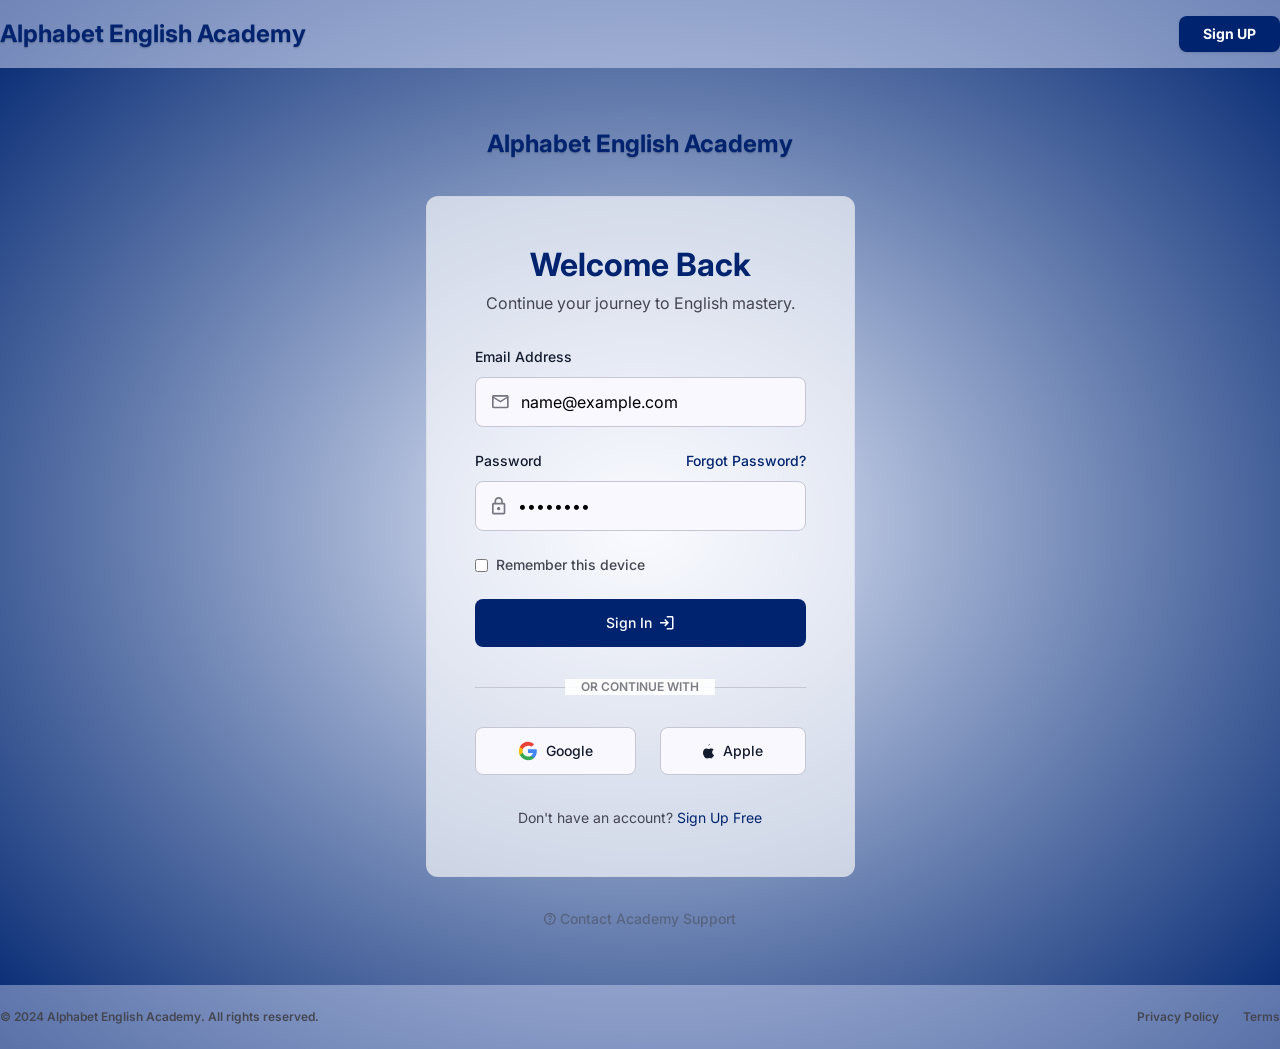
<file: login.html>
<!DOCTYPE html>
<html lang="en">

<head>
    <meta charset="UTF-8" />
    <meta name="viewport" content="width=device-width, initial-scale=1.0" />
    <title>Alphabet English Academy</title>
    <link href="./src/output.css" rel="stylesheet" />

</head>
<body class="bg-radial from-background/50 to-primary">
    <header class="hrader bg-background/50 sticky">
        <div class="container flex justify-between text-center items-center py-3.5">
            <div class="row gap-12 justify-between">
                <div class="logo">
                    <a href="./index.html" class="logo-font">
                        Alphabet English Academy
                    </a>
                </div>
            </div>
            <div class="menu md:hidden hover:cursor-pointer">
                <img src="./Assets/imgs/index-page/header/menu.svg" alt="Menu" />
            </div>
            
            <div class="hidden md:row ">
                <a href="./regPag.html" class="head-button bg-primary text-white apply-shadow">
                    Sign UP
                </a>
            </div>
        </div>
    </header>
    <section class="LogIn-Container py-14">
        <div class="container col gap-8">
            <div class="logo">
                <a href="./index.html" class="logo-font">Alphabet English Academy</a>
            </div>
            <div class="col gap-8 p-12 border border-border/30 rounded-xl bg-white/65">
                <div class="col gap-1.5">
                    <h2>Welcome Back</h2>
                    <p>Continue your journey to English mastery.</p>
                </div>
                <form action="#" method="post" class="col gap-6 w-full">
                    <div class="col items-start gap-2.5 w-full">
                        <label class="text-sm/5 font-medium text-bold" for="email">Email Address</label>
                        <div class="row gap-3 border border-border rounded-lg bg-[#FAF8FF] py-3.5 px-4 w-full focus-within:border-primary focus-within:ring-2 focus-within:ring-primary">
                            <img src="./Assets/imgs/Login-Reg-Page/mail.svg" alt="eMail icone" />
                            <input class="w-full focus:border-primary outline-none font-normal text-base/[100%]" type="email" id="email" name="email" placeholder="name@example.com" required  />
                        </div>
                    </div>
                    <div class="col items-start gap-2.5 w-full">
                        <div class="row justify-between w-full">
                            <label class="text-sm/5 font-medium text-bold" for="password">Password</label>
                            <a class="text-sm/5 font-medium text-primary" href="#">Forgot Password?</a>
                        </div>
                        <div class="row justify-between border border-border rounded-lg bg-[#FAF8FF] py-3.5 px-4 w-full focus-within:border-primary focus-within:ring-2 focus-within:ring-primary">
                            <div class="row gap-3 w-full">
                                <img src="./Assets/imgs/Login-Reg-Page/lock.svg" alt="lock icone" />
                                <input class="w-full focus:border-primary outline-none font-normal text-base/[100%]"
                                    type="password" id="password" name="password" placeholder="••••••••" required  />
                            </div>
                        </div>
                    </div>
                    <div class="w-full justify-start row gap-2">
                        <input class="border-border rounded checked:border-primary  cursor-pointer accent-primary"
                             type="checkbox" id="remember">
                        <label class="text-sm/5 font-medium text-inverted" for="remember">Remember this device</label>
                    </div>
                    <button class="w-full justify-center row rounded-lg py-3.5 gap-2 bg-primary hover:shadow-lg hover:scale-95 hover:bg-primary/90 transition-all">
                        <span class="text-white text-sm/5 font-medium">Sign In</span>
                        <img src="./Assets/imgs/Login-Reg-Page/login.svg" alt="LogIn" />
                    </button>
                </form>
                <div class="relative w-full">
                    <div class="absolute w-full inset-0 row">
                        <span class="border-t border-border w-full"></span>
                    </div>
                    <div class="relative row justify-center">
                        <span class="bg-white/90 text-inverted/70 text-xs/4 font-semibold px-4">OR CONTINUE WITH</span>
                    </div>
                </div>
                <div class="row justify-between gap-6 w-full">
                    <button class="justify-center row rounded-lg border border-border px-10.5 py-3.25 gap-2 bg-[#FAF8FF] hover:shadow-lg hover:scale-95 hover:bg-[#FAF8FF]/90 transition-all">
                        <img src="./Assets/imgs/Login-Reg-Page/google.svg" alt="Google Logo" />
                        <span class="text-bold text-sm/5 font-medium">Google</span>
                    </button>
                    <button class="justify-center row rounded-lg border border-border px-10.5 py-3.25 gap-2 bg-[#FAF8FF] hover:shadow-lg hover:scale-95 hover:bg-[#FAF8FF]/90 transition-all">
                        <img src="./Assets/imgs/Login-Reg-Page/apple.svg" alt="Apple Logo" />
                        <span class="text-bold text-sm/5 font-medium">Apple</span>
                    </button>
                </div>
                <div class="text-sm/5.25 font-normal text-inverted">
                    Don't have an account? <span class="text-primary"><a href="./regPag.html">Sign Up Free</a></span>
                </div>
            </div>

            <div class="row gap-1">
                <img src="./Assets/imgs/Login-Reg-Page/qMark.svg" alt="Qustion Mark">
                <a href="#" class="text-sm/5 font-medium text-inverted/50">Contact Academy Support</a>
            </div>
        </div>
    </section>
    <footer class="py-6 bg-background/40">
        <div class="container col gap-6 md:row md:justify-between text-xs/4 font-semibold text-inverted">
            <span>© 2024 Alphabet English Academy. All rights reserved.</span>
            <div class="row gap-6">
                <a href="#">Privacy Policy</a>
                <a href="#">Terms</a>
            </div>
        </div>
    </footer>
</body>
</html>
</file>
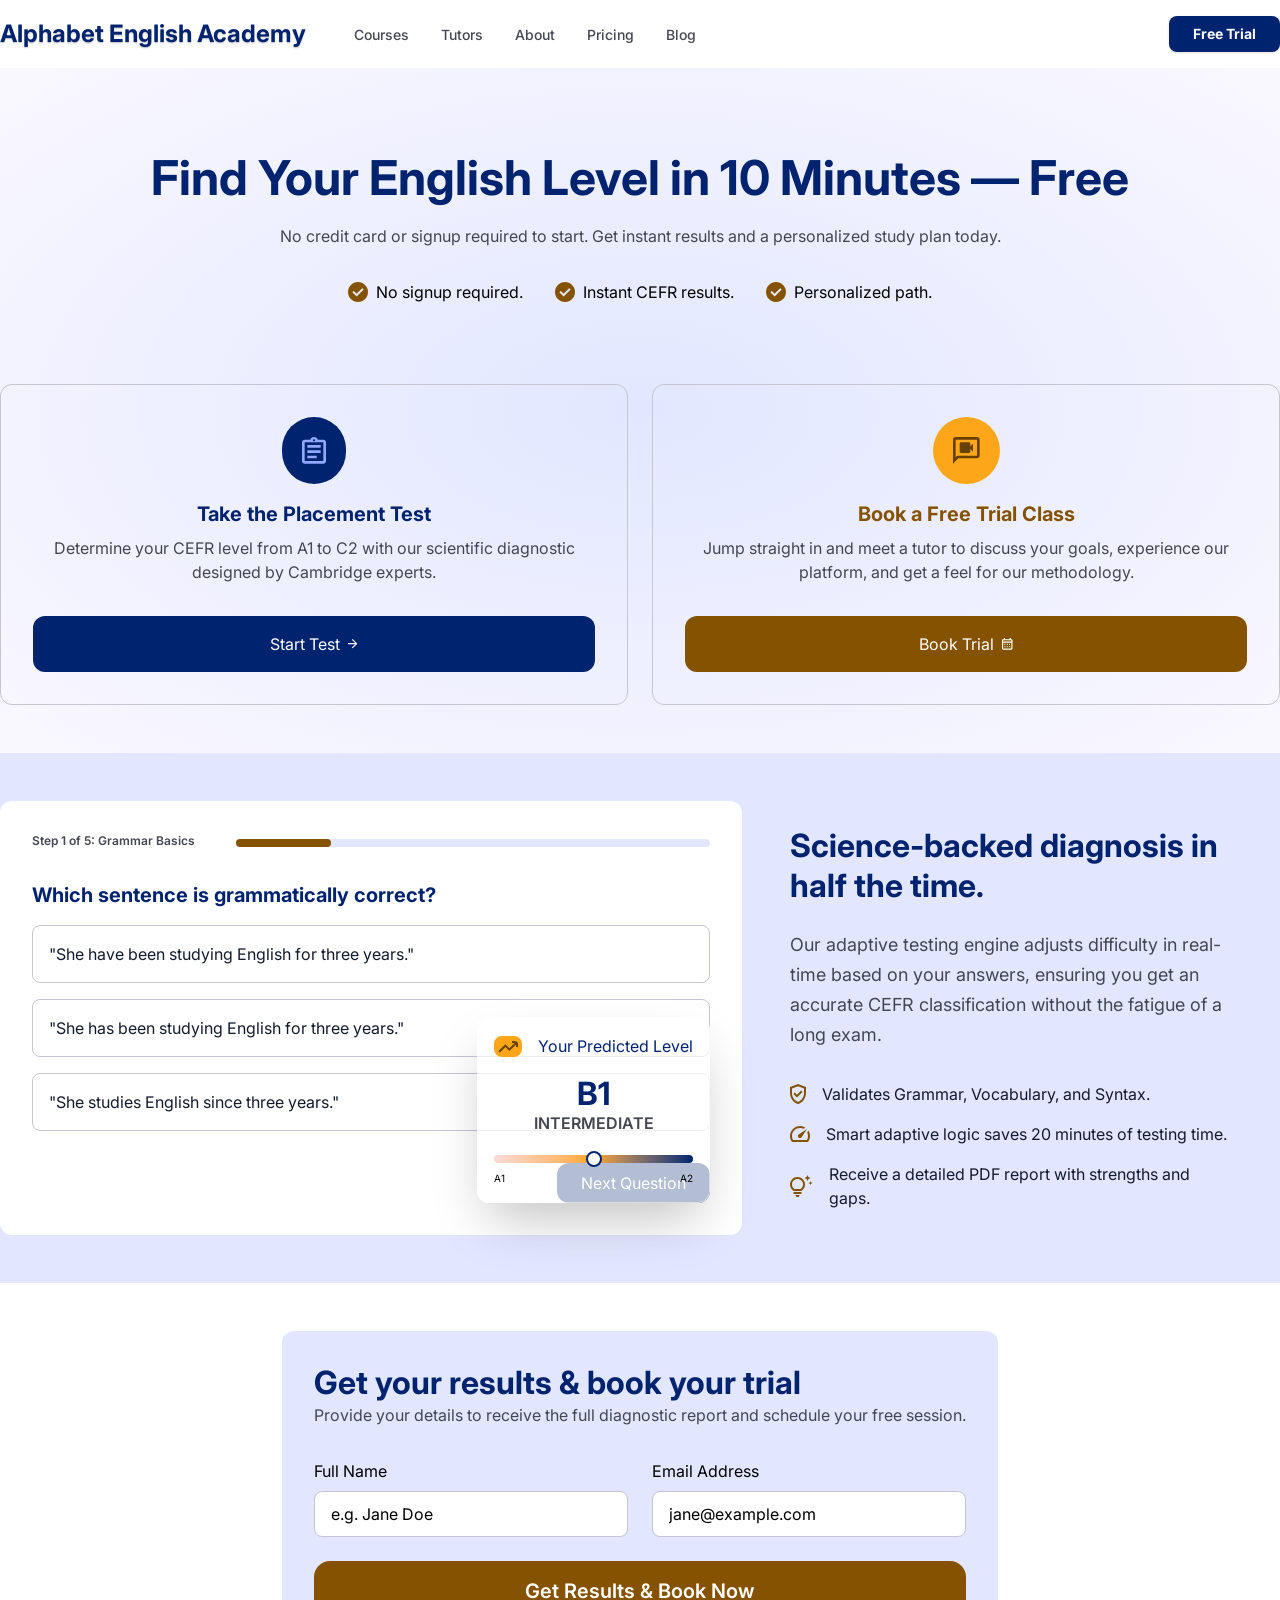
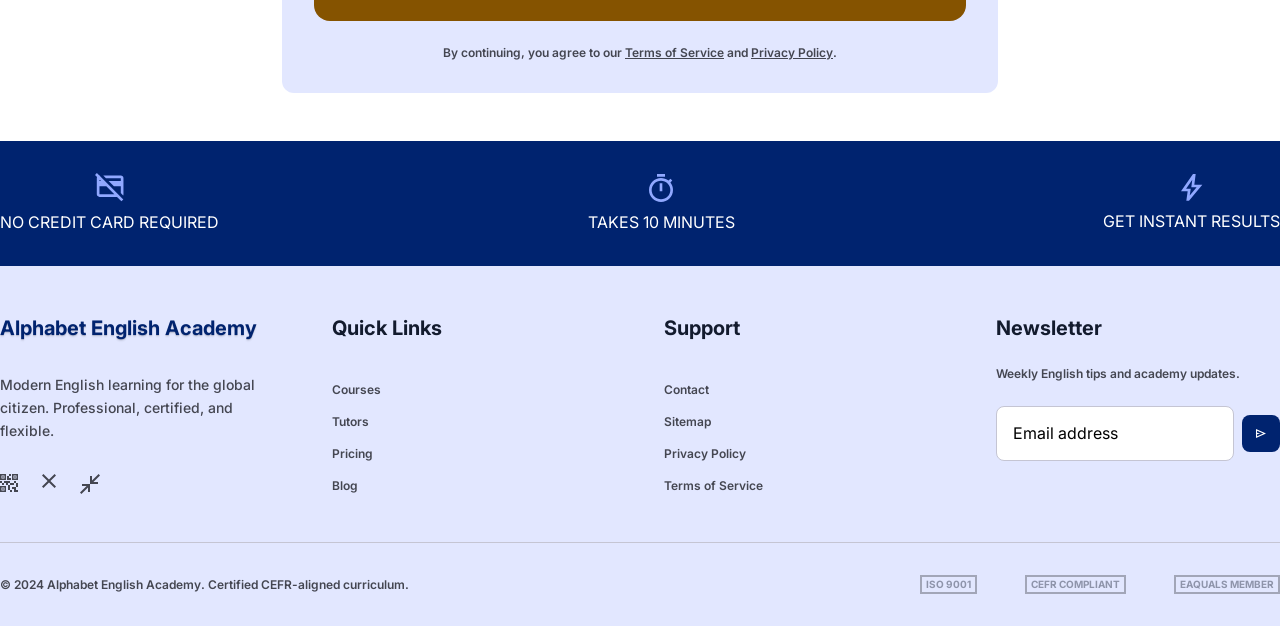
<file: placementTest.html>
<!DOCTYPE html>
<html lang="en">
<head>
    <meta charset="UTF-8">
    <meta name="viewport" content="width=device-width, initial-scale=1.0">
    <title>Placement Test</title>
    <link href="./src/output.css" rel="stylesheet" />
</head>
<body>
    <header class="hrader sticky">
        <div class="container flex justify-between text-center items-center py-3.5">
            <div class="row gap-12 justify-between">
                <div class="logo">
                    <a href="./index.html" class="logo-font">
                        Alphabet English Academy
                    </a>
                </div>
                <nav class="hidden lg:block">
                    <ul class="flex gap-8 trxt-inverted">
                        <li><a href="./courses.html" class="nav-link">Courses</a></li>
                        <li><a href="./tutors.html" class="nav-link">Tutors</a></li>
                        <li><a href="./about.html" class="nav-link">About</a></li>
                        <li><a href="./pricing.html" class="nav-link">Pricing</a></li>
                        <li><a href="./blog.html" class="nav-link">Blog</a></li>
                    </ul>
                </nav>
            </div>
            <div class="menu md:hidden hover:cursor-pointer">
                <img src="./Assets/imgs/index-page/header/menu.svg" alt="Menu" />
            </div>
            <div class="hidden md:row  gap-6">
                <a href="./regPag.html" class="head-button bg-primary text-white apply-shadow">
                    Free Trial
                </a>
            </div>
        </div>
    </header>
    <section class="hero">
        <div class="container col gap-12 py-12">
            <div class="col gap-4 text-center py-8">
                <h1>Find Your English Level in 10 Minutes — Free</h1>
                <p>No credit card or signup required to start. Get instant results and a personalized study plan today.</p>
                <div class="col items-start md:row gap-8 pt-4">
                    <div class="row gap-2">
                        <img src="./Assets/imgs/placementTest-page/check.svg" alt="checked">
                        No signup required.
                    </div>
                    <div class="row gap-2">
                        <img src="./Assets/imgs/placementTest-page/check.svg" alt="checked">
                        Instant CEFR results.
                    </div>
                    <div class="row gap-2">
                        <img src="./Assets/imgs/placementTest-page/check.svg" alt="checked">
                        Personalized path.
                    </div>
                </div>
            </div>
            <div class="col md:row gap-6">
                <div class="col p-8 rounded-xl border border-border text-center w-1/2">
                    <div class="bg-primary rounded-full p-5 mb-4">
                        <img src="./Assets/imgs/placementTest-page/test.svg" alt="">
                    </div>
                    <h3 class="mb-2 text-primary">Take the Placement Test</h3>
                    <p class="mb-8">Determine your CEFR level from A1 to C2 with our scientific diagnostic designed by Cambridge experts.</p>
                    <button class="row bg-primary py-4 rounded-xl w-full justify-center gap-2 text-white">Start Test <span><img src="./Assets/imgs/placementTest-page/arrow.svg" alt=""></span></button>
                </div>
                <div class="col p-8 rounded-xl border border-border text-center w-1/2">
                    <div class="bg-secondary rounded-full p-5 mb-4">
                        <img src="./Assets/imgs/placementTest-page/trial.svg" alt="">
                    </div>
                    <h3 class="mb-2 text-quarter">Book a Free Trial Class</h3>
                    <p class="mb-8">Jump straight in and meet a tutor to discuss your goals, experience our platform, and get a feel for our methodology.</p>
                    <button class="row bg-quarter py-4 rounded-xl w-full justify-center gap-2 text-white">Book Trial <span><img src="./Assets/imgs/placementTest-page/calendar.svg" alt=""></span></button>
                </div>
            </div>
        </div>
    </section>
    <section class="Flow-Preview py-12 bg-background">
        <div class="container">
            <div class="col max-lg:gap-12 lg:row w-full">
                <div class="col w-full lg:w-[58%] p-8 gap-8 bg-white rounded-xl items-start relative group">
                    <div class="w-full row justify-between text-inverted text-xs/4 font-semibold">
                        <span>Step 1 of 5: Grammar Basics</span>
                        <div class="relative w-[70%] h-2 bg-background rounded-full mt-1">
                            <div class="absolute inset-y-0 left-0 w-[20%] h-full bg-quarter rounded-full"></div>
                        </div>
                    </div>
                    <div class="col w-full items-start gap-4">
                        <h4 class="text-primary">Which sentence is grammatically correct?</h4>
                        <label class="w-full cursor-pointer has-checked:border-primary has-checked:bg-primary/20 has-checked:scale-103 row justify-between border border-border rounded-lg p-4 hover:border-primary hover:bg-primary/20 transition-all hover:scale-103">
                            <input type="radio" name="ptQ" class="peer hidden" />
                            <span class="text-base/6 font-normal text-bold peer-checked:font-semibold peer-checked:text-primary">"She have been studying English for three years."</span>
                            <img src="./Assets/imgs/placementTest-page/check2.svg" alt="Checked"
                                 class="opacity-0 peer-checked:opacity-100 transition-opacity" />
                        </label>
                        <label class="w-full cursor-pointer has-checked:border-primary has-checked:bg-primary/20 has-checked:scale-103 row justify-between border border-border rounded-lg p-4 hover:border-primary hover:bg-primary/20 transition-all hover:scale-103">
                            <input type="radio" name="ptQ" class="peer hidden" />
                            <span class="text-base/6 font-normal text-bold peer-checked:font-semibold peer-checked:text-primary">"She has been studying English for three years."</span>
                            <img src="./Assets/imgs/placementTest-page/check2.svg" alt="Checked"
                                 class="opacity-0 peer-checked:opacity-100 transition-opacity" />
                        </label>
                        <label class="w-full cursor-pointer has-checked:border-primary has-checked:bg-primary/20 has-checked:scale-103 row justify-between border border-border rounded-lg p-4 hover:border-primary hover:bg-primary/20 transition-all hover:scale-103">
                            <input type="radio" name="ptQ" class="peer hidden" />
                            <span class="text-base/6 font-normal text-bold peer-checked:font-semibold peer-checked:text-primary">"She studies English since three years."</span>
                            <img src="./Assets/imgs/placementTest-page/check2.svg" alt="Checked"
                                 class="opacity-0 peer-checked:opacity-100 transition-opacity" />
                        </label>
                    </div>
                    <div class="w-full flex justify-end">
                        <button class="py-2 px-6 bg-primary rounded-xl text-white text-base/6 font-normal">
                            Next Question
                        </button>
                    </div>
                    <div class="absolute col gap-2 right-8 bottom-8 border border-white/50 bg-white/70 shadow-2xl rounded-xl animate-bounce group-hover:hidden p-4">
                        <div class="row gap-4">
                            <img src="Assets/imgs/placementTest-page/level.svg" alt="level" class="bg-secondary rounded-lg p-1 pt-1.25" />
                            <span class="text-primary text-base/6 font-normal">Your Predicted Level</span>
                        </div>
                        <div class="col gap-px py-2">
                            <span class="text-primary text-[32px]/10 font-bold">B1</span>
                            <span class="text-inverted text-base/4 font-semibold mb-2">INTERMEDIATE</span>
                        </div>
                        <div class="relative w-full flex h-2 bg-linear-to-l from-primary via-secondary to-[#FFDAD6] rounded-full">
                            <div class="absolute left-1/2 -translate-x-1/2 top-1/2 -translate-y-1/2 w-4 h-4 bg-white border-2 border-primary rounded-full"></div>
                        </div>
                        <div class="row justify-between w-full">                     
                            <span class="text-[10px]/[15px] font-normal">A1</span>
                            <span class="text-[10px]/[15px] font-normal">A2</span>
                        </div>
                    </div>
                </div>
                <div class="w-full lg:w-[42%] col gap-6 px-12">
                    <h2>Science-backed diagnosis in half the time.</h2>
                    <p class="text-[18px]/[30px] hover:drop-shadow-lg">Our adaptive testing engine adjusts difficulty in real-time based on your answers, ensuring you get an accurate 
                        CEFR classification without the fatigue of a long exam.
                    </p>
                    <ul class="w-full col items-start gap-4 pt-2">
                        <li class="row gap-4"><img src="./Assets/imgs/placementTest-page/validates.svg" alt="" /> <span class="text-base/6 font-normal text-bold">Validates Grammar, Vocabulary, and Syntax.</span></li>
                        <li class="row gap-4"><img src="./Assets/imgs/placementTest-page/speed.svg" alt="" /> <span class="text-base/6 font-normal text-bold">Smart adaptive logic saves 20 minutes of testing time.</span></li>
                        <li class="row gap-4"><img src="./Assets/imgs/placementTest-page/idea.svg" alt="" /> <span class="text-base/6 font-normal text-bold">Receive a detailed PDF report with strengths and gaps.</span></li>
                    </ul>
                </div>
            </div>
        </div>
    </section>
    <section class="result-form py-12">
        <div class="container col">
            <div class="col gap-8 bg-background rounded-xl p-8">
                <div>
                    <h2>Get your results & book your trial</h2>
                    <p>Provide your details to receive the full diagnostic report and schedule your free session.</p>
                </div>
                <form class="w-full col gap-6">
                    <div class="row gap-6 justify-between w-full">
                        <div class="col items-start gap-2 w-full">
                            <label for="fName">Full Name</label>
                            <input type="text" id="fName" placeholder="e.g. Jane Doe" class="w-full border border-border bg-white py-2.5 px-4 rounded-lg" />
                        </div>
                        <div class="col items-start gap-2 w-full">
                            <label for="email">Email Address</label>
                            <input type="email" id="email" placeholder="jane@example.com" class="w-full border border-border bg-white py-2.5 px-4 rounded-lg" />
                        </div>
                    </div> 
                    <button class="w-full py-4 rounded-2xl bg-quarter text-white font-semibold text-xl/7">
                        Get Results & Book Now
                    </button>
                    <div class="text-xs/4 font-semibold text-inverted">By continuing, you agree to our <span class="underline"><a href="#">Terms of Service</a></span> and <span class="underline"><a href="#">Privacy Policy</a></span>.</div>
                </form>
            </div>
        </div>
    </section>
    <section class="Reassurance bg-primary py-8">
        <div class="container">
            <div class="w-full col max-md:gap-8 md:row justify-between ">
                <div class="col hover:translate-0.5">
                    <img src="./Assets/imgs/placementTest-page/credit.svg" class="pb-2" alt="">
                    <span class="text-white text-base/6 font-normal">NO CREDIT CARD REQUIRED</span>
                </div>
                <div class="col">
                    <img src="./Assets/imgs/placementTest-page/watch.svg" class="pb-2" alt="">
                    <span class="text-white text-base/6 font-normal">TAKES 10 MINUTES</span>
                </div>
                <div class="col">
                    <img src="./Assets/imgs/placementTest-page/power.svg" class="pb-2" alt="">
                    <span class="text-white text-base/6 font-normal">GET INSTANT RESULTS</span>
                </div>
            </div>
        </div>
    </section>
    <footer class="bg-background pt-12 pb-8">
        <div class="container">
            <div class="grid grid-cols-1 md:grid-cols-4 gap-12 mb-12">
                <div class="footer-grid">
                    <a href="./index.html" class="footer-logo">Alphabet English Academy</a>
                    <p class="text-sm/[22.75px] font-medium text-inverted">
                        Modern English learning for the global
                        citizen. Professional, certified, and
                        flexible.
                    </p>
                    <div class="row gap-6 justify-center">
                        <a href="#">
                            <img src="./Assets/imgs/index-page/footer/qr.svg" alt="QR CODE" />
                        </a>
                        <a href="#">
                            <img src="./Assets/imgs/index-page/footer/x.svg" alt="X" />
                        </a>
                        <a href="#">
                            <img src="./Assets/imgs/index-page/footer/arr.svg" alt="Arrow" />
                        </a>
                    </div>
                </div>
                <div class="footer-grid">
                    <h4>
                        Quick Links
                    </h4>
                    <ul class="col max-md:items-center items-start gap-4 foter-font">
                        <li>
                            Courses
                        </li>
                        <li>
                            Tutors
                        </li>
                        <li>
                            Pricing
                        </li>
                        <li>
                            Blog
                        </li>
                    </ul>
                </div>
                <div class="footer-grid">
                    <h4>
                        Support
                    </h4>
                    <ul class="col max-md:items-center items-start gap-4 foter-font">
                        <li>
                            Contact
                        </li>
                        <li>
                            Sitemap
                        </li>
                        <li>
                            Privacy Policy
                        </li>
                        <li>
                            Terms of Service
                        </li>
                    </ul>
                </div>
                <div class="footer-grid gap-6 justify-start">
                    <h4>
                        Newsletter
                    </h4>
                    <span class="foter-font">
                        Weekly English tips and academy updates.
                    </span>
                    <div class="row gap-2">
                        <input type="email" placeholder="Email address"
                            class="w-full bg-white border border-border pt-3.5 pb-3.75 px-4 rounded-lg" />
                        <button>
                            <img src="./Assets/imgs/index-page/footer/send.svg" alt="Send"
                                class="bg-primary py-3.5 px-3.5 rounded-lg">
                        </button>
                    </div>
                </div>
            </div>
            <div class="col border-t pt-8 border-border md:row md:justify-between">
                <p class="foter-font">
                    © 2024 Alphabet English Academy. Certified CEFR-aligned curriculum.
                </p>
                <div class="row justify-between gap-12 text-[10px]/[15px] font-bold text-bold">
                    <span class="foter-span">
                        ISO 9001
                    </span>
                    <span class="foter-span">
                        CEFR COMPLIANT
                    </span>
                    <span class="foter-span">
                        EAQUALS MEMBER
                    </span>
                </div>
            </div>
        </div>
    </footer>
</body>
</html>
</file>
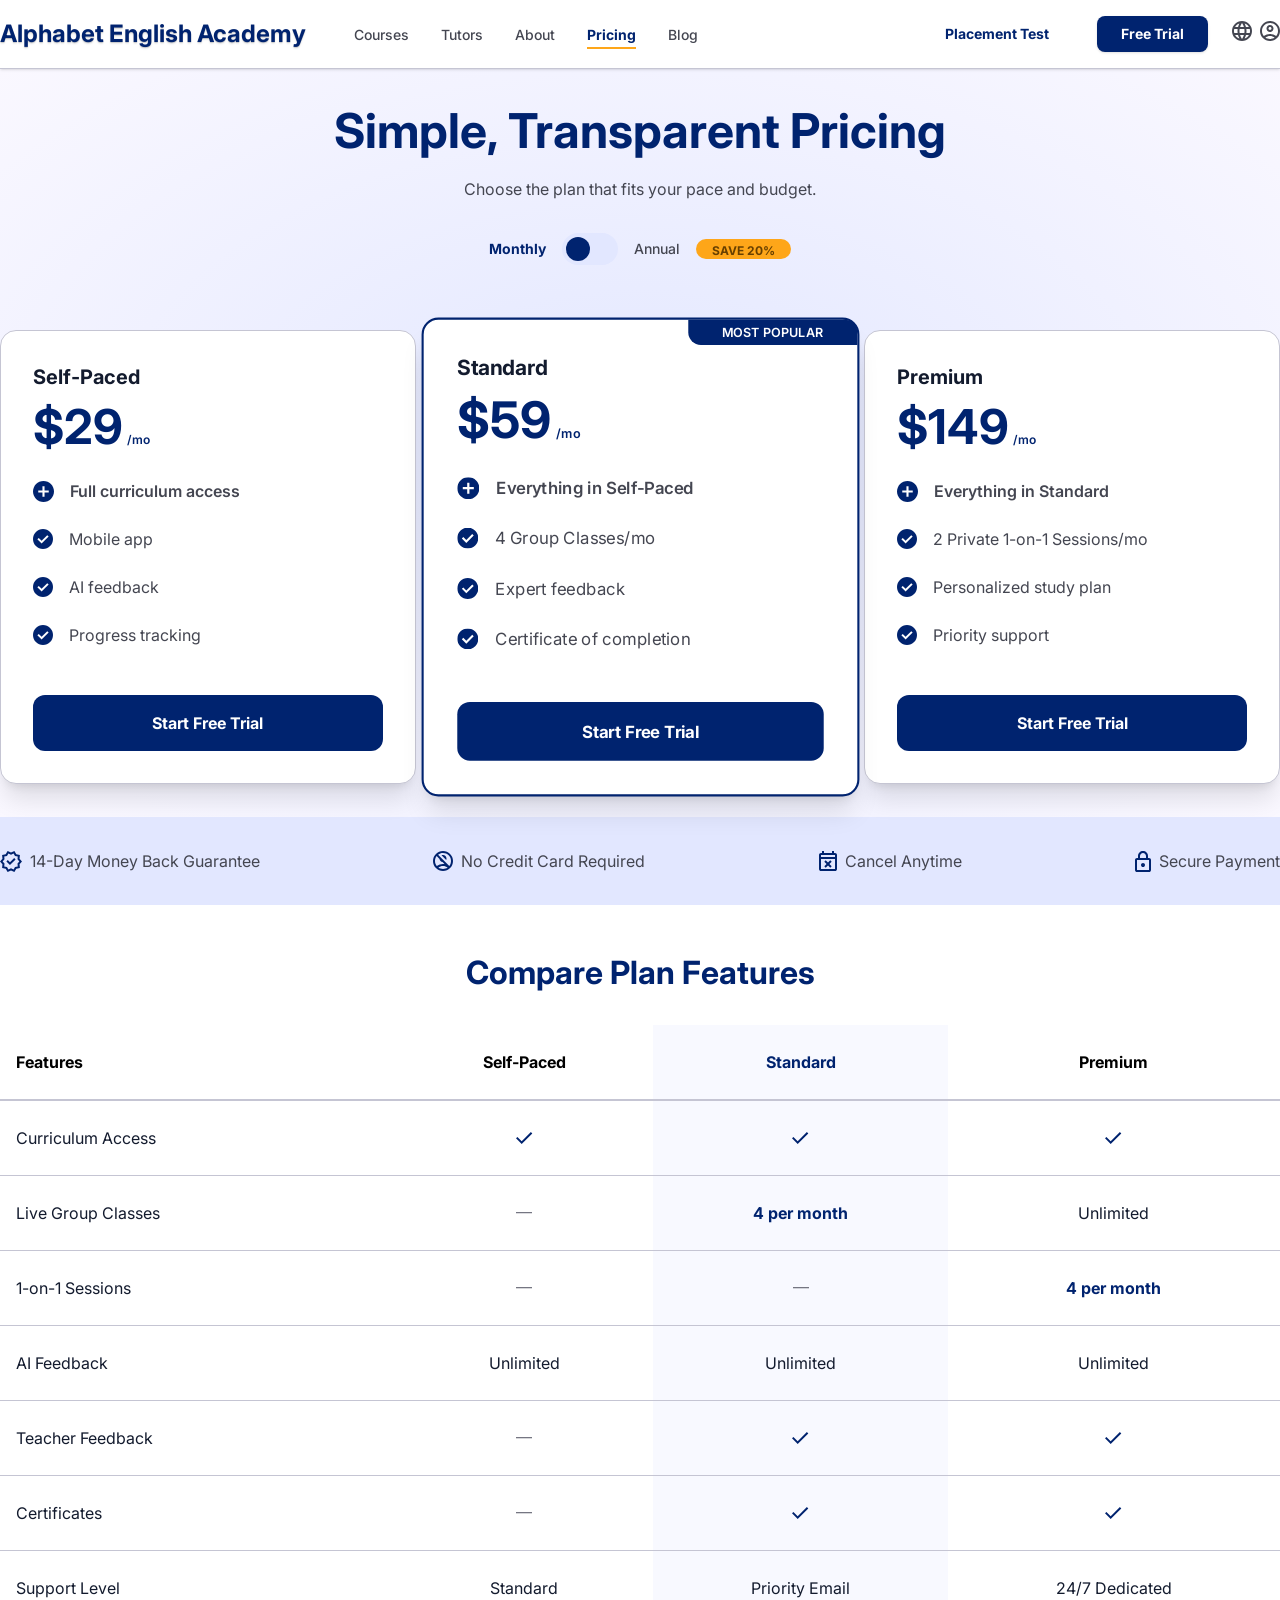
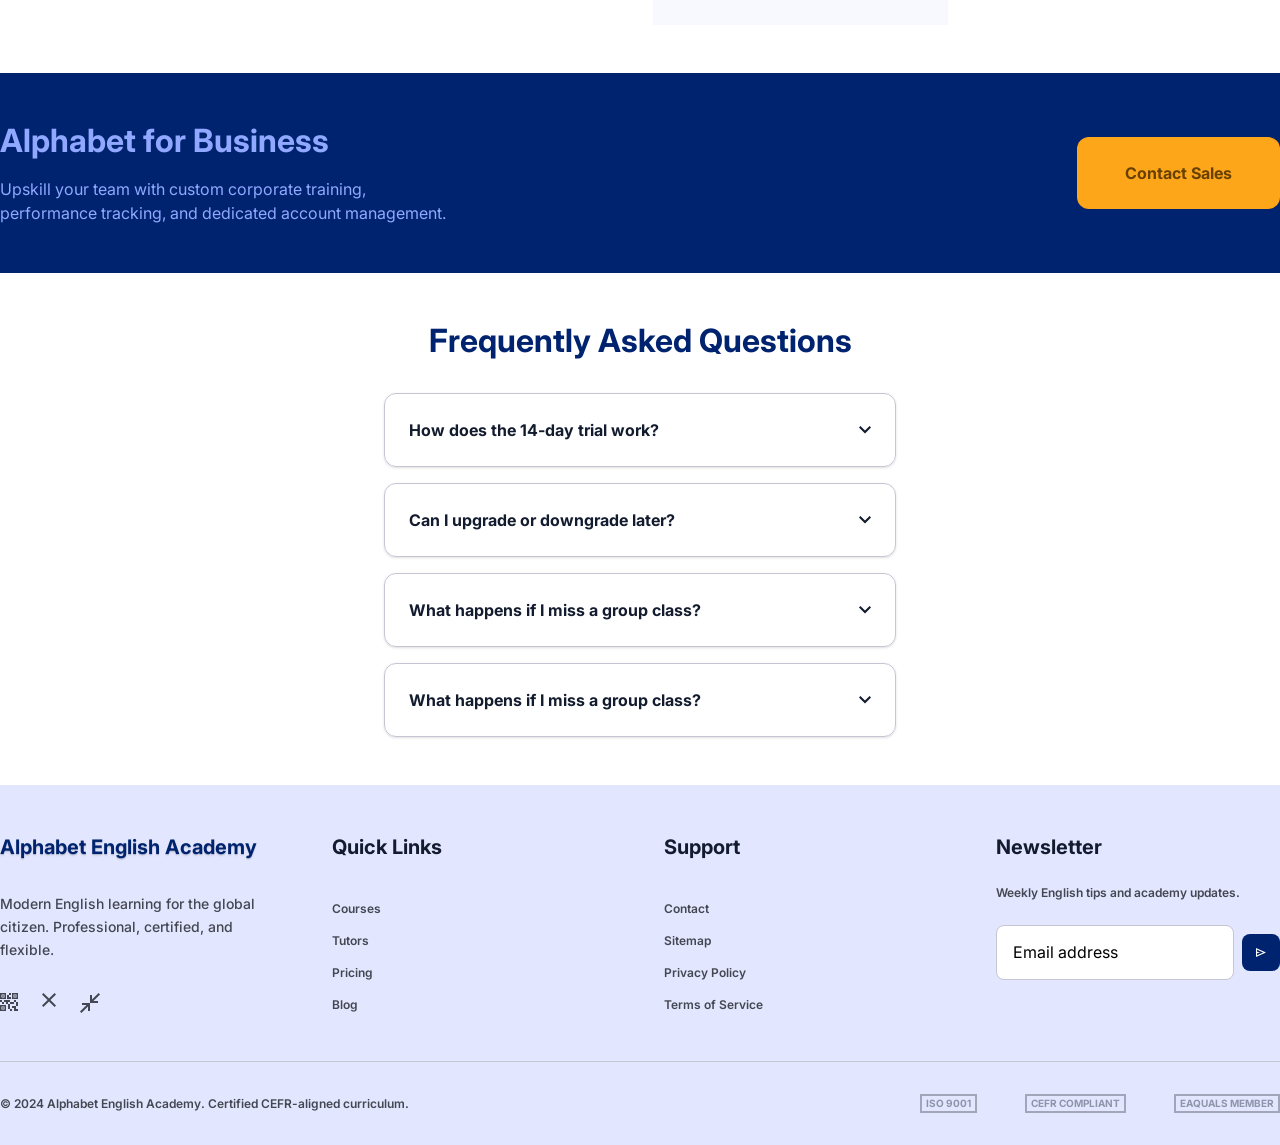
<file: pricing.html>
<!DOCTYPE html>
<html lang="en">

<head>
    <meta charset="UTF-8">
    <meta name="viewport" content="width=device-width, initial-scale=1.0">
    <title>Pricing</title>
    <link href="./src/output.css" rel="stylesheet" />

</head>

<body>
    <header class="hrader sticky border-b border-border shadow-sm">
        <div class="container flex justify-between text-center items-center py-3.5">
            <div class="row gap-12 justify-between">
                <div class="logo">
                    <a href="./index.html" class="logo-font">
                        Alphabet English Academy
                    </a>
                </div>
                <nav class="hidden lg:block">
                    <ul class="flex gap-8 trxt-inverted">
                        <li><a href="./courses.html" class="nav-link">Courses</a></li>
                        <li><a href="./tutors.html" class="nav-link">Tutors</a></li>
                        <li><a href="./about.html" class="nav-link">About</a></li>
                        <li><a href="./pricing.html" class="nav-link text-primary font-bold border-b-2 border-secondary py-1">Pricing</a></li>
                        <li><a href="./blog.html" class="nav-link">Blog</a></li>
                    </ul>
                </nav>
            </div>
            <div class="menu md:hidden hover:cursor-pointer">
                <img src="./Assets/imgs/index-page/header/menu.svg" alt="Menu" />
            </div>
            <div class="hidden md:row  gap-6">
                <a href="./placementTest.html" class="head-button text-primary hover:bg-background transition-all">
                    Placement Test
                </a>
                <a href="./regPag.html" class="head-button bg-primary text-white apply-shadow">
                    Free Trial
                </a>
                <div>
                    <ul class="flex gap-[7.99px]">
                        <li><button class=""><img src="./Assets/imgs/index-page/header/lang.svg" alt="language" /></button></li>
                        <li><a href="./login.html"><img src="./Assets/imgs/index-page/header/avatar.svg" alt="avatar" /></a>
                        </li>
                    </ul>
                </div>
            </div>
        </div>
    </header>
    <section class="hero">
        <div class="container col gap-4 py-8 text-center">
            <h1>Simple, Transparent Pricing</h1>
            <p>Choose the plan that fits your pace and budget.</p>
            <div class="row gap-4 pt-4">
                <label class="row gap-4 items-center">
                    <input type="checkbox" class="sr-only peer" />
                    <span class="text-sm/5 font-bold text-primary peer-checked:text-inverted peer-checked:font-medium">
                        Monthly
                    </span>
                    <span
                        class="relative row w-14 h-8 rounded-full p-1 bg-background cursor-pointer peer-checked:border peer-checked:border-secondary transition-colors duration-150 peer-checked:[&_.ball]:translate-x-6">
                        <span
                            class="ball absolute left-1 w-6 h-6 rounded-full bg-primary transition-transform duration-150">
                        </span>
                    </span>
                    <span class="text-sm/5 font-medium text-inverted peer-checked:font-bold peer-checked:text-primary">
                        Annual
                    </span>
                </label>
                <span class="bg-secondary pt-1 px-4 rounded-full text-xs/4 text-third font-bold">SAVE 20%</span>
            </div>

            <div class="col md:row gap-4 mt-12 w-full">
                <div
                    class="items-left border border-border text-primary shadow-xl shadow-[#0000001A] bg-white rounded-2xl gap-2 col p-8 w-full hover:-translate-y-6 transition-transform duration-250">
                    <div class="col gap-2 w-full items-start">
                        <h3 class="items-start">
                            Self-Paced
                        </h3>
                        <div class="row gap-1 items-baseline">
                            <span class="text-5xl/14 font-bold">$29</span>
                            <span class="text-xs/4 font-semibold">/mo</span>
                        </div>
                        <ul class="col items-start gap-6 pb-10 pt-4 text-inverted">
                            <li class="row gap-4 items-center font-semibold">
                                <img src="./Assets/imgs/pricing-page/hero/plus.svg" alt="plus">
                                Full curriculum access
                            </li>
                            <li class="row gap-4 items-center">
                                <img src="./Assets/imgs/pricing-page/hero/check.svg" alt="Checkbox">
                                Mobile app
                            </li>
                            <li class="row gap-4 items-center">
                                <img src="./Assets/imgs/pricing-page/hero/check.svg" alt="Checkbox">
                                AI feedback
                            </li>
                            <li class="row gap-4 items-center">
                                <img src="./Assets/imgs/pricing-page/hero/check.svg" alt="Checkbox">
                                Progress tracking
                            </li>
                        </ul>
                    </div>
                    <button
                        class="w-full py-4 bg-primary rounded-xl text-white text-base/6 font-bold hover:bg-primary/90 transition-all">
                        Start Free Trial
                    </button>
                </div>
                <div
                    class="items-left border-2 border-primary text-primary relative shadow-xl shadow-[#0000001A] bg-white rounded-2xl gap-2 col p-8 scale-105 w-full hover:scale-99 transition-all duration-250">
                    <div
                        class="absolute rounded-tr-xl rounded-bl-xl bg-primary text-white px-8 py-1 top-0 right-0 text-xs/4 font-semibold">
                        MOST POPULAR
                    </div>
                    <div class="col gap-2 w-full items-start">
                        <h3 class="items-start">
                            Standard
                        </h3>
                        <div class="row gap-1 items-baseline">
                            <span class="text-5xl/14 font-bold">$59</span>
                            <span class="text-xs/4 font-semibold">/mo</span>
                        </div>
                        <ul class="col items-start gap-6 pb-10 pt-4 text-inverted">
                            <li class="row gap-4 items-center font-semibold">
                                <img src="./Assets/imgs/pricing-page/hero/plus.svg" alt="plus">
                                Everything in Self-Paced
                            </li>
                            <li class="row gap-4 items-center">
                                <img src="./Assets/imgs/pricing-page/hero/check.svg" alt="Checkbox">
                                4 Group Classes/mo
                            </li>
                            <li class="row gap-4 items-center">
                                <img src="./Assets/imgs/pricing-page/hero/check.svg" alt="Checkbox">
                                Expert feedback
                            </li>
                            <li class="row gap-4 items-center">
                                <img src="./Assets/imgs/pricing-page/hero/check.svg" alt="Checkbox">
                                Certificate of completion
                            </li>
                        </ul>
                    </div>
                    <button
                        class="w-full py-4 bg-primary rounded-xl text-white text-base/6 font-bold hover:bg-primary/90 transition-all">
                        Start Free Trial
                    </button>
                </div>
                <div
                    class="items-left border border-border text-primary shadow-xl shadow-[#0000001A] bg-white rounded-2xl gap-2 col p-8 w-full hover:-translate-y-6 transition-transform duration-250">
                    <div class="col gap-2 w-full items-start">
                        <h3 class="items-start">
                            Premium
                        </h3>
                        <div class="row gap-1 items-baseline">
                            <span class="text-5xl/14 font-bold">$149</span>
                            <span class="text-xs/4 font-semibold">/mo</span>
                        </div>
                        <ul class="col items-start gap-6 pb-10 pt-4 text-inverted">
                            <li class="row gap-4 items-center font-semibold">
                                <img src="./Assets/imgs/pricing-page/hero/plus.svg" alt="plus">
                                Everything in Standard
                            </li>
                            <li class="row gap-4 items-center">
                                <img src="./Assets/imgs/pricing-page/hero/check.svg" alt="Checkbox">
                                2 Private 1-on-1 Sessions/mo
                            </li>
                            <li class="row gap-4 items-center">
                                <img src="./Assets/imgs/pricing-page/hero/check.svg" alt="Checkbox">
                                Personalized study plan
                            </li>
                            <li class="row gap-4 items-center">
                                <img src="./Assets/imgs/pricing-page/hero/check.svg" alt="Checkbox">
                                Priority support
                            </li>
                        </ul>
                    </div>
                    <button
                        class="w-full py-4 bg-primary rounded-xl text-white text-base/6 font-bold hover:bg-primary/90 transition-all">
                        Start Free Trial
                    </button>
                </div>
            </div>
        </div>

    </section>
    <section class="Risk-Reversal-Strip bg-background py-8  ">
        <div class="container col lg:row max-lg:gap-8 justify-between flex-wrap">
            <div class="row gap-2">
                <img src="./Assets/imgs/pricing-page/Guarantee.svg" alt="Trust">
                <span class="text-base/6 font-normal text-inverted">14-Day Money Back Guarantee</span>
            </div>
            <div class="row gap-2">
                <img src="./Assets/imgs/pricing-page/notrequired.svg" alt="notrequired">
                <span class="text-base/6 font-normal text-inverted">No Credit Card Required</span>
            </div>
            <div class="row gap-2">
                <img src="./Assets/imgs/pricing-page/cancel.svg" alt="calender cancel">
                <span class="text-base/6 font-normal text-inverted">Cancel Anytime</span>
            </div>
            <div class="row gap-2">
                <img src="./Assets/imgs/pricing-page/lock.svg" alt="lock">
                <span class="text-base/6 font-normal text-inverted">Secure Payment</span>
            </div>
        </div>
    </section>
    <section class="Compare-Plans py-12">
        <div class="container text-center">
            <h2 class="mb-8">Compare Plan Features</h2>
            <div class="Table overflow-x-auto">
                <table class="table-auto w-full divide-y-2 divide-border border-collapse overflow-hidden rounded-2xl">
                    <thead class="text-base/6 font-bold">
                        <tr>
                            <th class="py-6.25 px-4 text-left">Features</th>
                            <th class="py-6.25 px-4 text-center">Self-Paced</th>
                            <th class="py-6.25 px-4 text-center text-primary bg-[#F2F3FF]/50">Standard</th>
                            <th class="py-6.25 px-4 text-center">Premium</th>
                        </tr>
                    </thead>
                    <tbody class="text-base/6 font-normal divide-y divide-border text-bold">
                        <tr>
                            <td class="text-left py-6.25 px-4">Curriculum Access</td>
                            <td class="py-6.25 px-4"><img src="./Assets/imgs/pricing-page/checked.svg" class="mx-auto"
                                    alt="Checked" /></td>
                            <td class="py-6.25 px-4 bg-[#F2F3FF]/50"><img src="./Assets/imgs/pricing-page/checked.svg"
                                    class="mx-auto" alt="Checked" /></td>
                            <td class="py-6.25 px-4"><img src="./Assets/imgs/pricing-page/checked.svg" class="mx-auto"
                                    alt="Checked" /></td>
                        </tr>
                        <tr>
                            <td class="text-left py-6.25 px-4">Live Group Classes</td>
                            <td class="py-6.25 px-4"><img src="./Assets/imgs/pricing-page/dash.svg" class="mx-auto"
                                    alt="Dash" /></td>
                            <td class="py-6.25 px-4 font-bold text-primary bg-[#F2F3FF]/50">4 per month</td>
                            <td class="py-6.25 px-4">Unlimited</td>
                        </tr>
                        <tr>
                            <td class="text-left py-6.25 px-4">1-on-1 Sessions</td>
                            <td class="py-6.25 px-4"><img src="./Assets/imgs/pricing-page/dash.svg" class="mx-auto"
                                    alt="Dash" /></td>
                            <td class="py-6.25 px-4 bg-[#F2F3FF]/50"><img src="./Assets/imgs/pricing-page/dash.svg"
                                    class="mx-auto" alt="Dash" /></td>
                            <td class="py-6.25 px-4 font-bold text-primary">4 per month</td>
                        </tr>
                        <tr>
                            <td class="text-left py-6.25 px-4">AI Feedback</td>
                            <td class="py-6.25 px-4">Unlimited</td>
                            <td class="py-6.25 px-4 bg-[#F2F3FF]/50">Unlimited</td>
                            <td class="py-6.25 px-4">Unlimited</td>
                        </tr>
                        <tr>
                            <td class="text-left py-6.25 px-4">Teacher Feedback</td>
                            <td class="py-6.25 px-4"><img src="./Assets/imgs/pricing-page/dash.svg" class="mx-auto"
                                    alt="Dash" /></td>
                            <td class="py-6.25 px-4 bg-[#F2F3FF]/50"><img src="./Assets/imgs/pricing-page/checked.svg"
                                    class="mx-auto" alt="Checked" /></td>
                            <td class="py-6.25 px-4"><img src="./Assets/imgs/pricing-page/checked.svg" class="mx-auto"
                                    alt="Checked" /></td>
                        </tr>
                        <tr>
                            <td class="text-left py-6.25 px-4">Certificates</td>
                            <td class="py-6.25 px-4"><img src="./Assets/imgs/pricing-page/dash.svg" class="mx-auto"
                                    alt="Dash" /></td>
                            <td class="py-6.25 px-4 bg-[#F2F3FF]/50"><img src="./Assets/imgs/pricing-page/checked.svg"
                                    class="mx-auto" alt="Checked" /></td>
                            <td class="py-6.25 px-4"><img src="./Assets/imgs/pricing-page/checked.svg" class="mx-auto"
                                    alt="Checked" /></td>
                        </tr>
                        <tr>
                            <td class="text-left py-6.25 px-4">Support Level</td>
                            <td class="py-6.25 px-4">Standard</td>
                            <td class="py-6.25 px-4 bg-[#F2F3FF]/50">Priority Email</td>
                            <td class="py-6.25 px-4">24/7 Dedicated</td>
                        </tr>
                    </tbody>
                </table>
            </div>
        </div>
    </section>
    <section class="CTA bg-primary">
        <div class="container">
            <div class="col max-md:gap-6 md:row justify-between w-full py-12 ">
                <div class="col gap-4 md:items-start max-md:text-center w-full md:w-3/5">
                    <h2 class="text-[#90A8FF]">Alphabet for Business</h2>
                    <p class="text-[#90A8FF]">Upskill your team with custom corporate training,<br/>
                        performance tracking, and dedicated account management.</p>
                </div>
                <button class="bg-secondary py-6 px-12 rounded-xl text-third text-base/6 font-bold hover:bg-third/70 hover:text-secondary transition-all w-full md:w-fit">
                    Contact Sales
                </button>
            </div>
        </div>
    </section>
    <section class="FAQ py-12">
        <div class="container col gap-8 md:w-2/3 lg:w-2/5">
            <h2 class="text-center">
                Frequently Asked Questions
            </h2>
            <div class="col gap-4 w-full">
                <details class="faq border border-border rounded-xl overflow-hidden group w-full shadow-sm hover:shadow-md hover:scale-101">
                    <summary class="row items-center justify-between p-6 rounded-xl cursor-pointer">
                        <span class="text-base/6 font-bold text-bold">How does the 14-day trial work?</span>
                        <span class="group-open:-rotate-180 transition-all">
                            <img src="./Assets/imgs/courses-page/expand.svg" alt="Expand More" />
                        </span>
                    </summary>
                    <div class="border-t border-border/30 p-6 pt-0 text-base/6 font-normal text-inverted">
                        You get full access to the platform for 14 days without any charges. If you don't cancel before the trial ends, you'll be automatically enrolled in your selected plan.

                    </div>
                </details>
                <details class="faq border border-border rounded-xl overflow-hidden group w-full shadow-sm hover:shadow-md hover:scale-101">
                    <summary class="row items-center justify-between p-6 rounded-xl cursor-pointer">
                        <span class="text-base/6 font-bold text-bold">Can I upgrade or downgrade later?</span>
                        <span class="group-open:-rotate-180 transition-all">
                            <img src="./Assets/imgs/courses-page/expand.svg" alt="Expand More" />
                        </span>
                    </summary>
                    <div class="border-t border-border/30 p-6 pt-0 text-base/6 font-normal text-inverted">
                        Absolutely! You can change your plan at any time through your account settings. Changes are applied at the start of your next billing cycle.

                    </div>
                </details>
                <details class="faq border border-border rounded-xl overflow-hidden group w-full shadow-sm hover:shadow-md hover:scale-101">
                    <summary class="row items-center justify-between p-6 rounded-xl cursor-pointer">
                        <span class="text-base/6 font-bold text-bold">What happens if I miss a group class?</span>
                        <span class="group-open:-rotate-180 transition-all">
                            <img src="./Assets/imgs/courses-page/expand.svg" alt="Expand More" />
                        </span>
                    </summary>
                    <div class="border-t border-border/30 p-6 pt-0 text-base/6 font-normal text-inverted">
                        Recorded sessions are available for most group classes. However, live attendance is encouraged for the best learning experience and interaction.

                    </div>
                </details>
                <details class="faq border border-border rounded-xl overflow-hidden group w-full shadow-sm hover:shadow-md hover:scale-101">
                    <summary class="row items-center justify-between p-6 rounded-xl cursor-pointer">
                        <span class="text-base/6 font-bold text-bold">What happens if I miss a group class?</span>
                        <span class="group-open:-rotate-180 transition-all">
                            <img src="./Assets/imgs/courses-page/expand.svg" alt="Expand More" />
                        </span>
                    </summary>
                    <div class="border-t border-border/30 p-6 pt-0 text-base/6 font-normal text-inverted">
                        Premium members can book 1-on-1 sessions with our certified tutors via the dashboard. You can schedule them at any time that fits your schedule, subject to availability.

                    </div>
                </details>
            </div>
        </div>
    </section>
    <footer class="bg-background pt-12 pb-8">
        <div class="container">
            <div class="grid grid-cols-1 md:grid-cols-4 gap-12 mb-12">
                <div class="footer-grid">
                    <a href="./index.html" class="footer-logo">Alphabet English Academy</a>
                    <p class="text-sm/[22.75px] font-medium text-inverted">
                        Modern English learning for the global
                        citizen. Professional, certified, and
                        flexible.
                    </p>
                    <div class="row gap-6 justify-center">
                        <a href="#">
                            <img src="./Assets/imgs/index-page/footer/qr.svg" alt="QR CODE" />
                        </a>
                        <a href="#">
                            <img src="./Assets/imgs/index-page/footer/x.svg" alt="X" />
                        </a>
                        <a href="#">
                            <img src="./Assets/imgs/index-page/footer/arr.svg" alt="Arrow" />
                        </a>
                    </div>
                </div>
                <div class="footer-grid">
                    <h4>
                        Quick Links
                    </h4>
                    <ul class="col max-md:items-center items-start gap-4 foter-font">
                        <li>
                            Courses
                        </li>
                        <li>
                            Tutors
                        </li>
                        <li>
                            Pricing
                        </li>
                        <li>
                            Blog
                        </li>
                    </ul>
                </div>
                <div class="footer-grid">
                    <h4>
                        Support
                    </h4>
                    <ul class="col max-md:items-center items-start gap-4 foter-font">
                        <li>
                            Contact
                        </li>
                        <li>
                            Sitemap
                        </li>
                        <li>
                            Privacy Policy
                        </li>
                        <li>
                            Terms of Service
                        </li>
                    </ul>
                </div>
                <div class="footer-grid gap-6 justify-start">
                    <h4>
                        Newsletter
                    </h4>
                    <span class="foter-font">
                        Weekly English tips and academy updates.
                    </span>
                    <div class="row gap-2">
                        <input type="email" placeholder="Email address"
                            class="w-full bg-white border border-border pt-3.5 pb-3.75 px-4 rounded-lg" />
                        <button>
                            <img src="./Assets/imgs/index-page/footer/send.svg" alt="Send"
                                class="bg-primary py-3.5 px-3.5 rounded-lg">
                        </button>
                    </div>
                </div>
            </div>
            <div class="col border-t pt-8 border-border md:row md:justify-between">
                <p class="foter-font">
                    © 2024 Alphabet English Academy. Certified CEFR-aligned curriculum.
                </p>
                <div class="row justify-between gap-12 text-[10px]/[15px] font-bold text-bold">
                    <span class="foter-span">
                        ISO 9001
                    </span>
                    <span class="foter-span">
                        CEFR COMPLIANT
                    </span>
                    <span class="foter-span">
                        EAQUALS MEMBER
                    </span>
                </div>
            </div>
        </div>
    </footer>
</body>

</html>
</file>
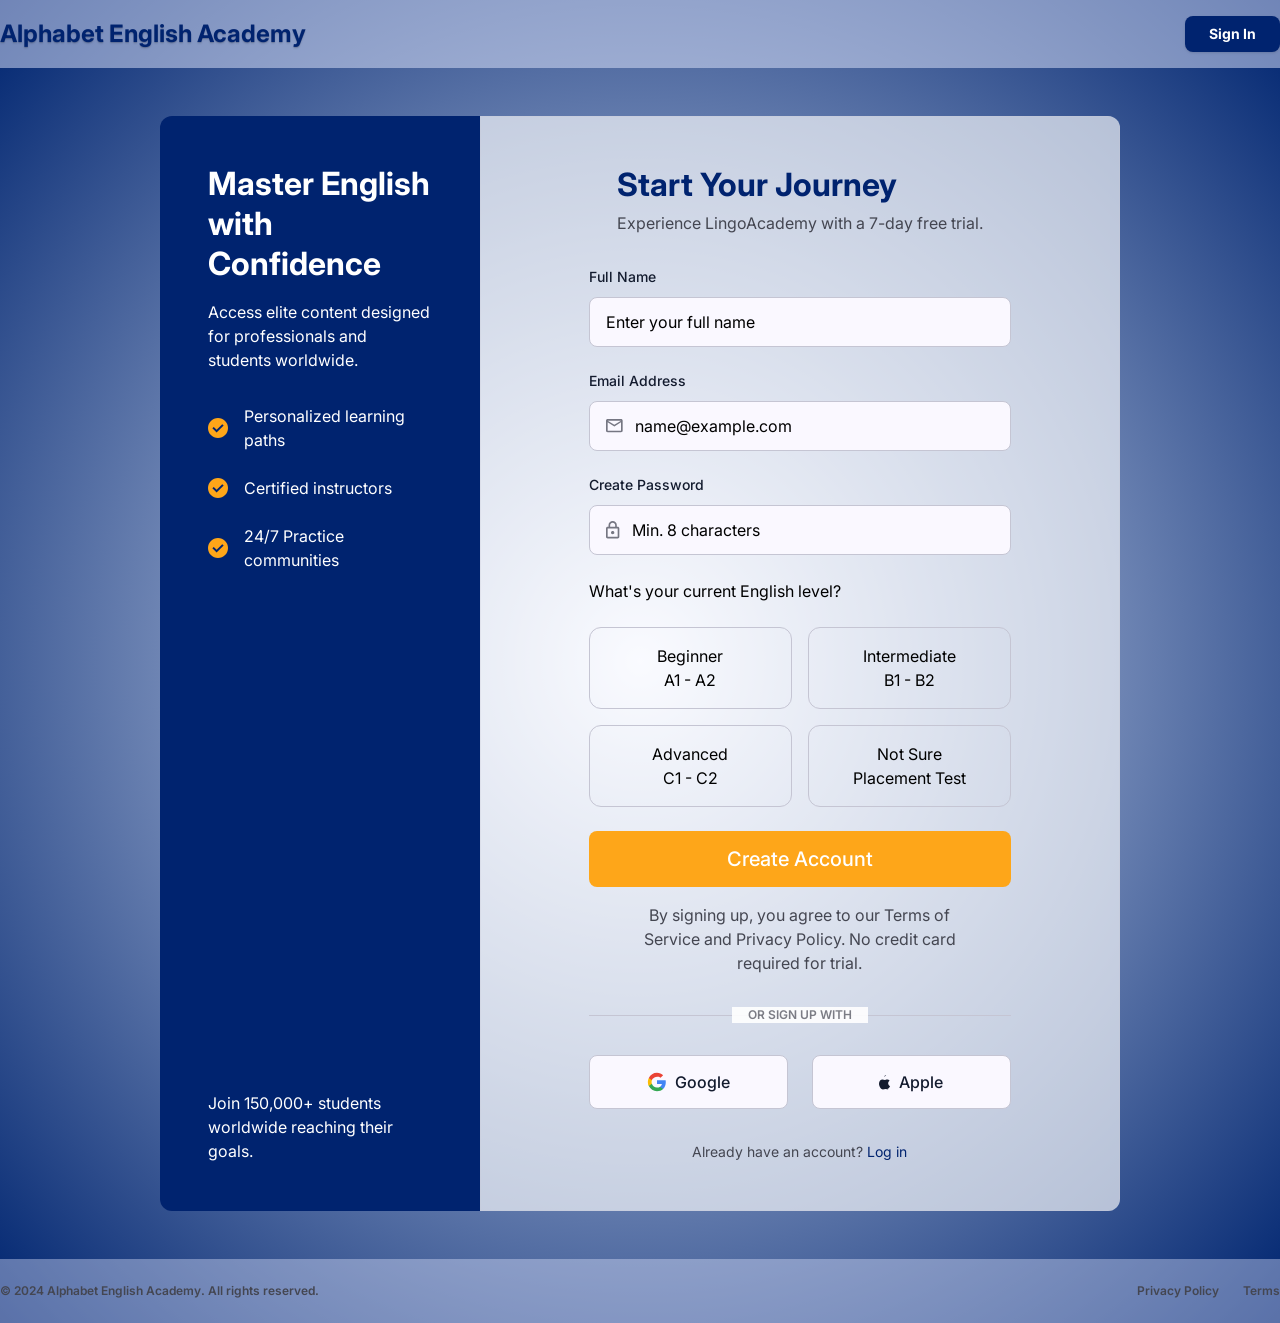
<file: regPag.html>
<head>
    <meta charset="UTF-8" />
    <meta name="viewport" content="width=device-width, initial-scale=1.0" />
    <title>Alphabet English Academy</title>
    <link href="./src/output.css" rel="stylesheet" />
</head>

<body class="bg-radial from-background/50 to-primary">
    <header class="hrader bg-background/50 sticky">
        <div class="container flex justify-between text-center items-center py-3.5">
            <div class="row gap-12 justify-between">
                <div class="logo">
                    <a href="./index.html" class="logo-font">
                        Alphabet English Academy
                    </a>
                </div>
            </div>
            <div class="menu md:hidden hover:cursor-pointer">
                <img src="./Assets/imgs/index-page/header/menu.svg" alt="Menu" />
            </div>
            
            <div class="hidden md:row ">
                <a href="./login.html" class="head-button bg-primary text-white apply-shadow">
                    Sign In
                </a>
            </div>
        </div>
    </header>
    <section class="register py-8 md:py-12 lg:px-40">
        <div class="container flex justify-center rounded-xl overflow-hidden">
            <div class="bg-primary hidden md:col justify-between p-12 w-1/3">
                <div class="col gap-4 items-start">
                    <h2 class="text-white">Master English with Confidence</h2>
                    <p class="text-white">Access elite content designed for professionals and students worldwide.</p>
                    <ul class="text-white col gap-6 items-start py-4">
                        <li class="row gap-4"><img src="./Assets/imgs/Login-Reg-Page/check.svg" alt="Check"> <span>Personalized learning paths</span></li>
                        <li class="row gap-4"><img src="./Assets/imgs/Login-Reg-Page/check.svg" alt="Check"> <span>Certified instructors</span></li>
                        <li class="row gap-4"><img src="./Assets/imgs/Login-Reg-Page/check.svg" alt="Check"> <span>24/7 Practice communities</span></li>
                    </ul>
                </div>
                <div class="">
                    <div class="relative">


                    </div>
                    <p class="text-white">Join 150,000+ students worldwide reaching their goals.</p>
                </div>
            </div>
            <div class="col gap-8 py-12 px-27 border border-border/30 bg-white/65 w-2/3 max-md:rounded-xl">
                <div class="col items-start gap-1.5">
                    <h2>Start Your Journey</h2>
                    <p>Experience LingoAcademy with a 7-day free trial.</p>
                </div>
                <form action="#" method="post" class="col gap-6 w-full">
                    <div class="col items-start gap-2.5 w-full">
                        <label class="text-sm/5 font-medium text-bold" for="fname">Full Name</label>
                        <div
                            class="row gap-3 border border-border rounded-lg bg-[#FAF8FF] py-3.5 px-4 w-full focus-within:border-primary focus-within:ring-2 focus-within:ring-primary">
                            <input class="w-full focus:border-primary outline-none font-normal text-base/[100%]"
                                type="text" id="fname" name="fname" placeholder="Enter your full name" required />
                        </div>
                    </div>
                    <div class="col items-start gap-2.5 w-full">
                        <label class="text-sm/5 font-medium text-bold" for="email">Email Address</label>
                        <div
                            class="row gap-3 border border-border rounded-lg bg-[#FAF8FF] py-3.5 px-4 w-full focus-within:border-primary focus-within:ring-2 focus-within:ring-primary">
                            <img src="./Assets/imgs/Login-Reg-Page/mail.svg" alt="eMail icone" />
                            <input class="w-full focus:border-primary outline-none font-normal text-base/[100%]"
                                type="email" id="email" name="email" placeholder="name@example.com" required />
                        </div>
                    </div>
                    <div class="col items-start gap-2.5 w-full">
                        <div class="row justify-between w-full">
                            <label class="text-sm/5 font-medium text-bold" for="password">Create Password</label>
                        </div>
                        <div
                            class="row justify-between border border-border rounded-lg bg-[#FAF8FF] py-3.5 px-4 w-full focus-within:border-primary focus-within:ring-2 focus-within:ring-primary">
                            <div class="row gap-3 w-full">
                                <img src="./Assets/imgs/Login-Reg-Page/lock.svg" alt="lock icone" />
                                <input class="w-full focus:border-primary outline-none font-normal text-base/[100%]"
                                    type="password" id="password" name="password" placeholder="Min. 8 characters"
                                    required />
                            </div>
                        </div>
                    </div>
                    <span class="w-full text-start">What's your current English level?</span>
                    <div class="grid grid-cols-1 md:grid-cols-2 gap-4 w-full">
                        <label class="row w-full gap-4 items-center">
                            <input type="radio" id="level" name="level" class="sr-only peer" />
                            <span
                                class="w-full p-4 col rounded-xl cursor-pointer border border-border hover:shadow-lg hover:scale-95
                                 peer-checked:bg-primary peer-checked:border peer-checked:border-primary transition-all duration-150 peer-checked:text-white">
                                <span>Beginner</span>
                                <span>A1 - A2</span>
                            </span>
                        </label>
                        <label class="row gap-4 items-center">
                            <input type="radio" id="level" name="level" class="sr-only peer" />
                            <span
                                class="w-full p-4 col rounded-xl cursor-pointer border border-border hover:shadow-lg hover:scale-95
                                 peer-checked:bg-primary peer-checked:border peer-checked:border-primary transition-all duration-150 peer-checked:text-white">
                                <span>Intermediate</span>
                                <span>B1 - B2</span>
                            </span>

                        </label>
                        <label class="row gap-4 items-center">
                            <input type="radio" id="level" name="level" class="sr-only peer" />
                            <span
                                class="w-full p-4 col rounded-xl cursor-pointer border border-border hover:shadow-lg hover:scale-95
                                 peer-checked:bg-primary peer-checked:border peer-checked:border-primary transition-all duration-150 peer-checked:text-white">
                                <span>Advanced</span>
                                <span>C1 - C2</span>
                            </span>

                        </label>
                        <label class="row gap-4 items-center">
                            <input type="radio" id="level" name="level" class="sr-only peer" />
                            <span
                                class="w-full p-4 col rounded-xl cursor-pointer border border-border hover:shadow-lg hover:scale-95
                                 peer-checked:bg-primary peer-checked:border peer-checked:border-primary transition-all duration-150 peer-checked:text-white">
                                <span>Not Sure</span>
                                <span>Placement Test</span>
                            </span>

                        </label>
                    </div>
                    <div class="col w-full gap-4 text-center">
                        <button
                            class="w-full justify-center row rounded-lg py-3.5 gap-2 bg-secondary hover:shadow-lg hover:scale-95 hover:bg-secondary/90 transition-all">
                            <span class="text-white text-[20px]/7 font-medium">Create Account</span>
                        </button>
                        <p class="px-10">
                            By signing up, you agree to our Terms of Service and Privacy Policy. No credit card required for trial.
                        </p>
                    </div>
                </form>
                <div class="relative w-full">
                    <div class="absolute w-full inset-0 row">
                        <span class="border-t border-border w-full"></span>
                    </div>
                    <div class="relative row justify-center">
                        <span class="bg-white/90 text-inverted/70 text-xs/4 font-semibold px-4">OR SIGN UP WITH</span>
                    </div>
                </div>
                <div class="row justify-between gap-6 w-full">
                    <button
                        class="w-full justify-center row rounded-lg border border-border px-10.5 py-4 gap-2 bg-[#FAF8FF] hover:shadow-lg hover:scale-95 hover:bg-[#FAF8FF]/90 transition-all">
                        <img src="./Assets/imgs/Login-Reg-Page/google.svg" alt="Google Logo" />
                        <span class="text-bold text-base/5 font-medium">Google</span>
                    </button>
                    <button
                        class="w-full justify-center row rounded-lg border border-border px-10.5 py-4 gap-2 bg-[#FAF8FF] hover:shadow-lg hover:scale-95 hover:bg-[#FAF8FF]/90 transition-all">
                        <img src="./Assets/imgs/Login-Reg-Page/apple.svg" alt="Apple Logo" />
                        <span class="text-bold text-base/5 font-medium">Apple</span>
                    </button>
                </div>  
                <div class="text-sm/5.25 font-normal text-inverted">
                    Already have an account? <span class="text-primary"><a href="./login.html"> Log in</a></span>
                </div>
            </div>
        </div>
    </section>
    <footer class="py-6 bg-background/40">
        <div class="container col gap-6 md:row md:justify-between text-xs/4 font-semibold text-inverted">
            <span>© 2024 Alphabet English Academy. All rights reserved.</span>
            <div class="row gap-6">
                <a href="#">Privacy Policy</a>
                <a href="#">Terms</a>
            </div>
        </div>
    </footer>
</body>

</html>
</file>
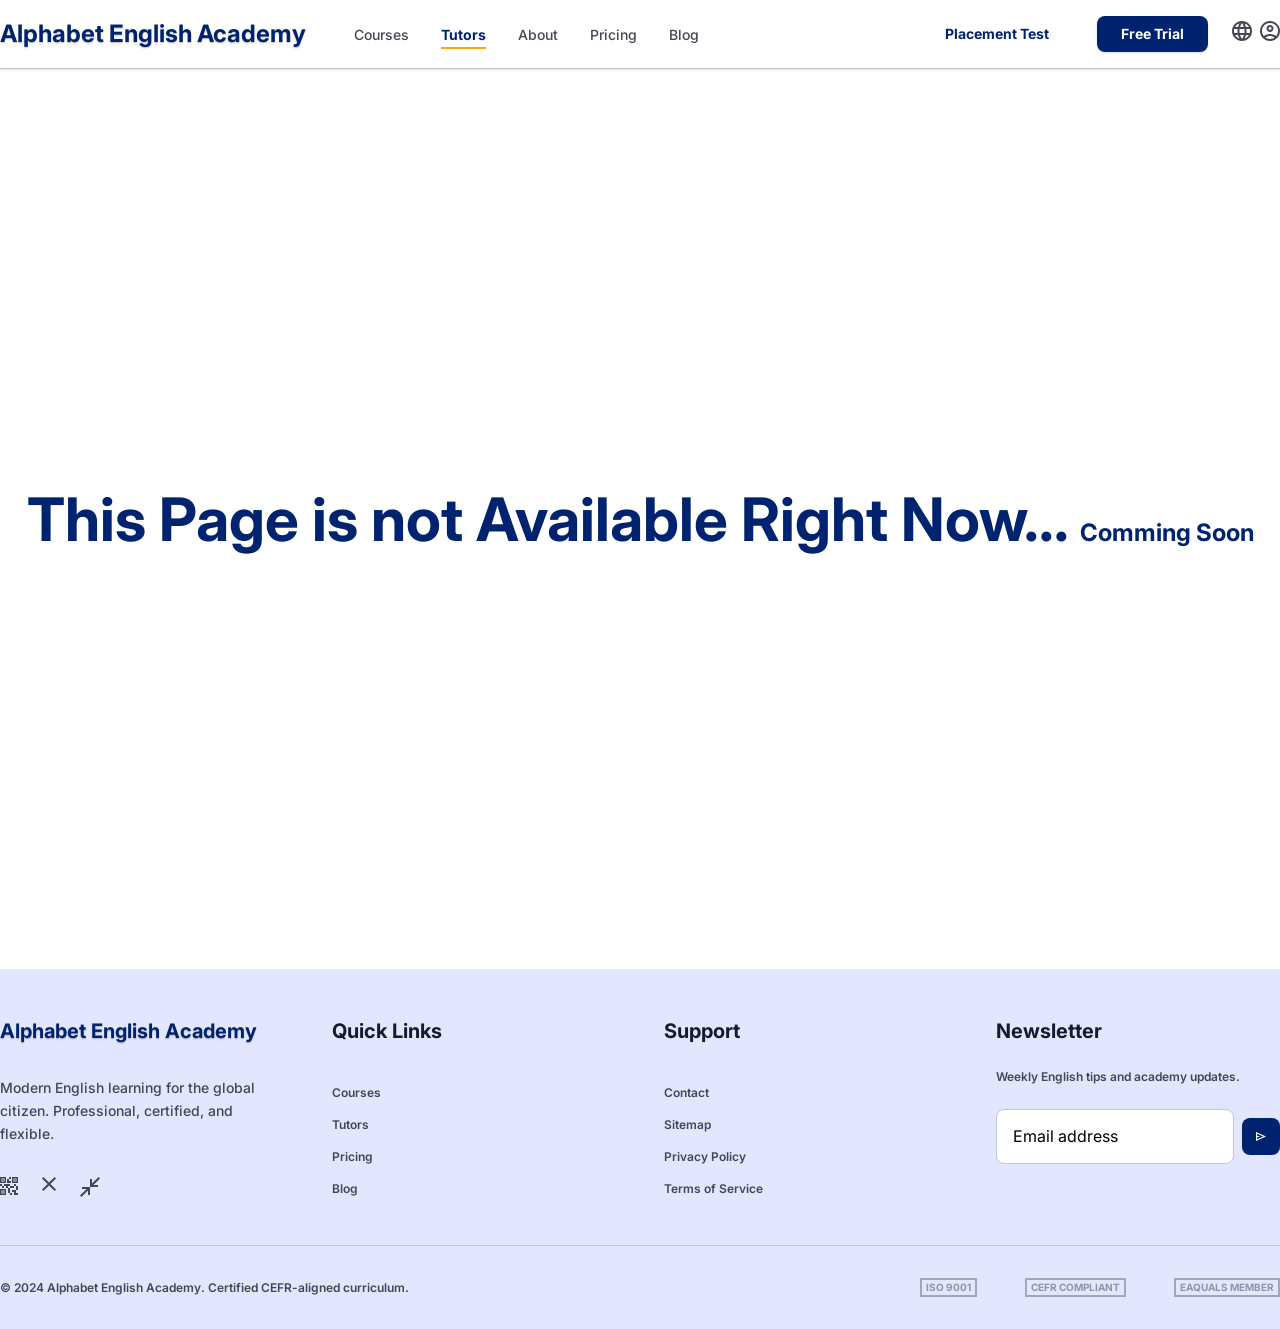
<file: tutors.html>
<!DOCTYPE html>
<html lang="en">

<head>
    <meta charset="UTF-8">
    <meta name="viewport" content="width=device-width, initial-scale=1.0">
    <title>Our Tutors</title>
    <link href="./src/output.css" rel="stylesheet" />

</head>

<body>
    <header class="hrader sticky border-b border-border shadow-sm">
        <div class="container flex justify-between text-center items-center py-3.5">
            <div class="row gap-12 justify-between">
                <div class="logo">
                    <a href="./index.html" class="logo-font">
                        Alphabet English Academy
                    </a>
                </div>
                <nav class="hidden lg:block">
                    <ul class="flex gap-8 trxt-inverted">
                        <li><a href="./courses.html" class="nav-link">Courses</a></li>
                        <li><a href="./tutors.html" class="nav-link text-primary font-bold border-b-2 border-secondary py-1">Tutors</a></li>
                        <li><a href="./about.html" class="nav-link">About</a></li>
                        <li><a href="./pricing.html" class="nav-link">Pricing</a></li>
                        <li><a href="./blog.html" class="nav-link">Blog</a></li>
                    </ul>
                </nav>
            </div>
            <div class="menu md:hidden hover:cursor-pointer">
                <img src="./Assets/imgs/index-page/header/menu.svg" alt="Menu" />
            </div>
            <div class="hidden md:row  gap-6">
                <a href="./placementTest.html" class="head-button text-primary hover:bg-background transition-all">
                    Placement Test
                </a>
                <a href="./regPag.html" class="head-button bg-primary text-white apply-shadow">
                    Free Trial
                </a>
                <div>
                    <ul class="flex gap-[7.99px]">
                        <li><button class=""><img src="./Assets/imgs/index-page/header/lang.svg" alt="language" /></button></li>
                        <li><a href="./login.html"><img src="./Assets/imgs/index-page/header/avatar.svg" alt="avatar" /></a>
                        </li>
                    </ul>
                </div>
            </div>
        </div>
    </header>
    <div class="container h-screen flex justify-center items-center">
       <span class="text-center text-3xl lg:text-6xl font-bold text-primary">
            This Page is not Available Right Now... <span class="text-xl md:text-2xl">Comming Soon</span>
       </span>
    </div>
    <footer class="bg-background pt-12 pb-8">
        <div class="container">
            <div class="grid grid-cols-1 md:grid-cols-4 gap-12 mb-12">
                <div class="footer-grid">
                    <a href="./index.html" class="footer-logo">Alphabet English Academy</a>
                    <p class="text-sm/[22.75px] font-medium text-inverted">
                        Modern English learning for the global
                        citizen. Professional, certified, and
                        flexible.
                    </p>
                    <div class="row gap-6 justify-center">
                        <a href="#">
                            <img src="./Assets/imgs/index-page/footer/qr.svg" alt="QR CODE" />
                        </a>
                        <a href="#">
                            <img src="./Assets/imgs/index-page/footer/x.svg" alt="X" />
                        </a>
                        <a href="#">
                            <img src="./Assets/imgs/index-page/footer/arr.svg" alt="Arrow" />
                        </a>
                    </div>
                </div>
                <div class="footer-grid">
                    <h4>
                        Quick Links
                    </h4>
                    <ul class="col max-md:items-center items-start gap-4 foter-font">
                        <li>
                            Courses
                        </li>
                        <li>
                            Tutors
                        </li>
                        <li>
                            Pricing
                        </li>
                        <li>
                            Blog
                        </li>
                    </ul>
                </div>
                <div class="footer-grid">
                    <h4>
                        Support
                    </h4>
                    <ul class="col max-md:items-center items-start gap-4 foter-font">
                        <li>
                            Contact
                        </li>
                        <li>
                            Sitemap
                        </li>
                        <li>
                            Privacy Policy
                        </li>
                        <li>
                            Terms of Service
                        </li>
                    </ul>
                </div>
                <div class="footer-grid gap-6 justify-start">
                    <h4>
                        Newsletter
                    </h4>
                    <span class="foter-font">
                        Weekly English tips and academy updates.
                    </span>
                    <div class="row gap-2">
                        <input type="email" placeholder="Email address"
                            class="w-full bg-white border border-border pt-3.5 pb-3.75 px-4 rounded-lg" />
                        <button>
                            <img src="./Assets/imgs/index-page/footer/send.svg" alt="Send"
                                class="bg-primary py-3.5 px-3.5 rounded-lg">
                        </button>
                    </div>
                </div>
            </div>
            <div class="col border-t pt-8 border-border md:row md:justify-between">
                <p class="foter-font">
                    © 2024 Alphabet English Academy. Certified CEFR-aligned curriculum.
                </p>
                <div class="row justify-between gap-12 text-[10px]/[15px] font-bold text-bold">
                    <span class="foter-span">
                        ISO 9001
                    </span>
                    <span class="foter-span">
                        CEFR COMPLIANT
                    </span>
                    <span class="foter-span">
                        EAQUALS MEMBER
                    </span>
                </div>
            </div>
        </div>
    </footer>
</body>

</html>
</file>
